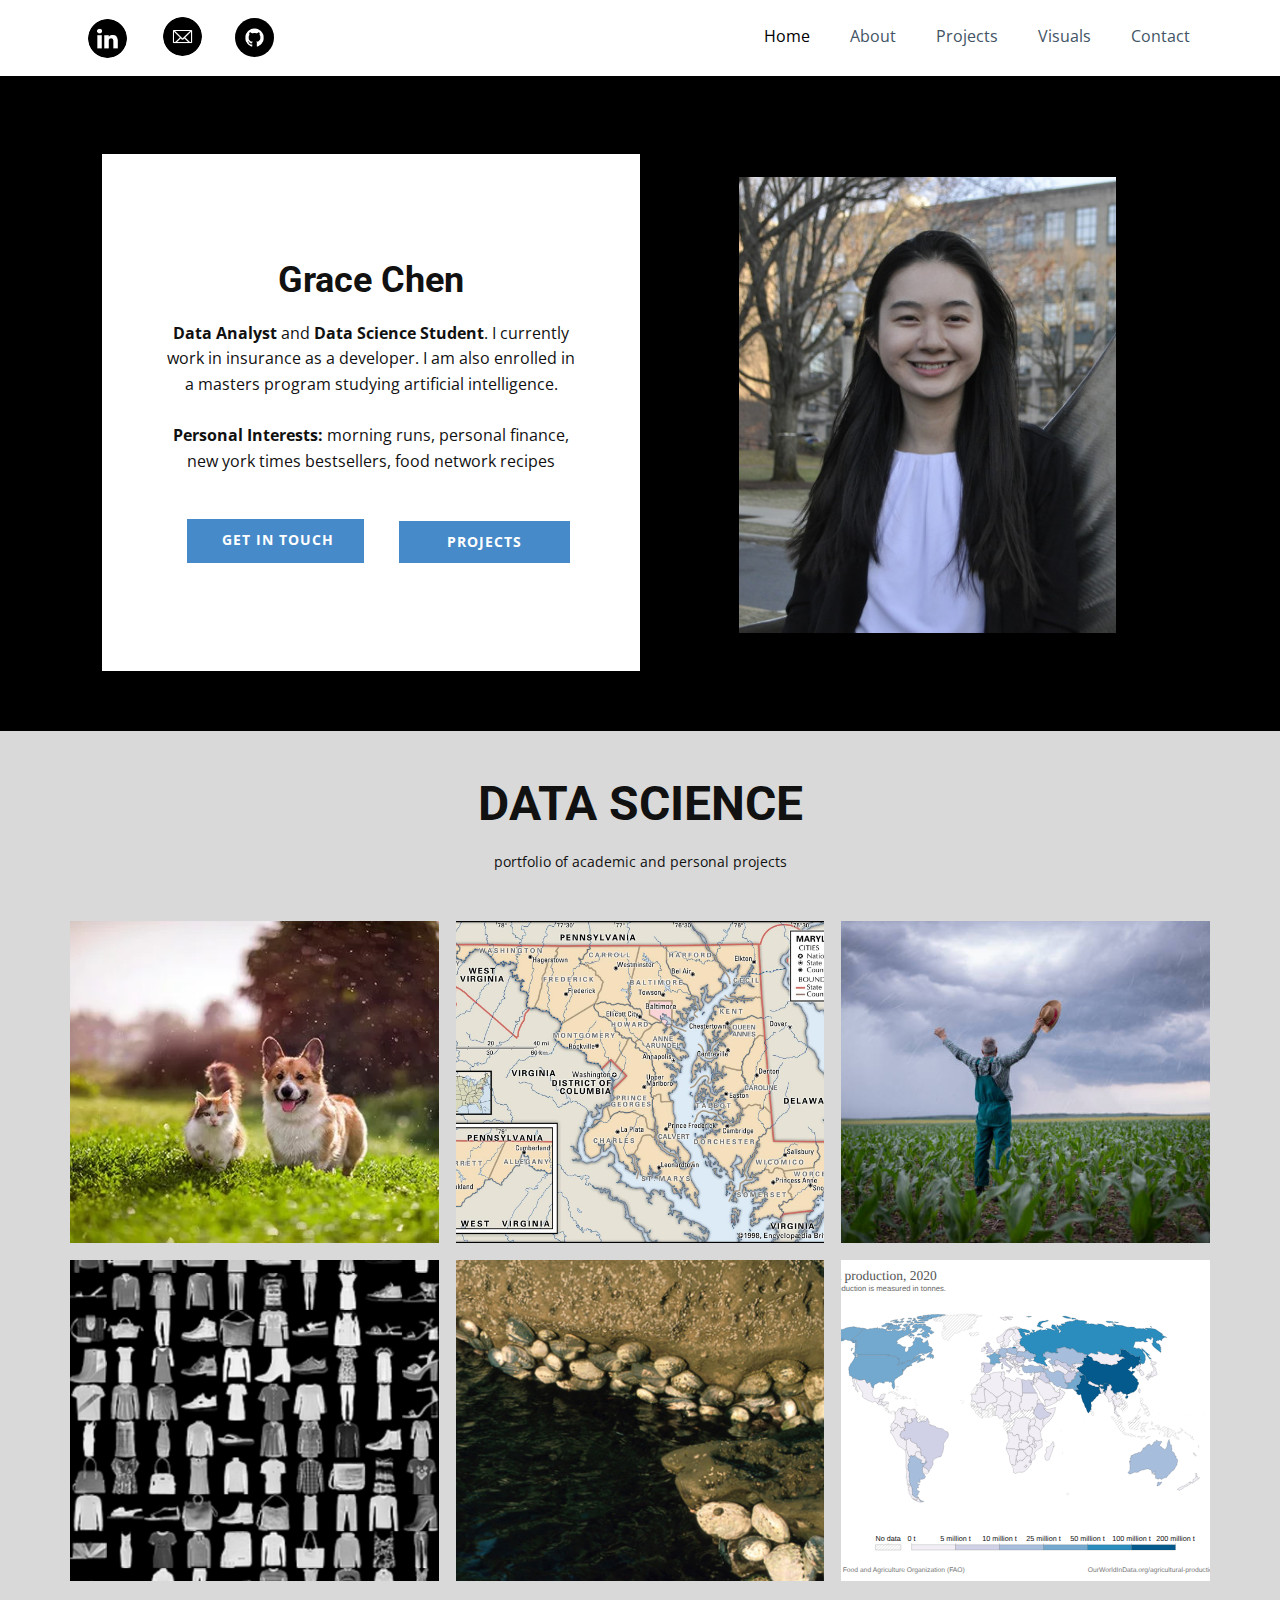
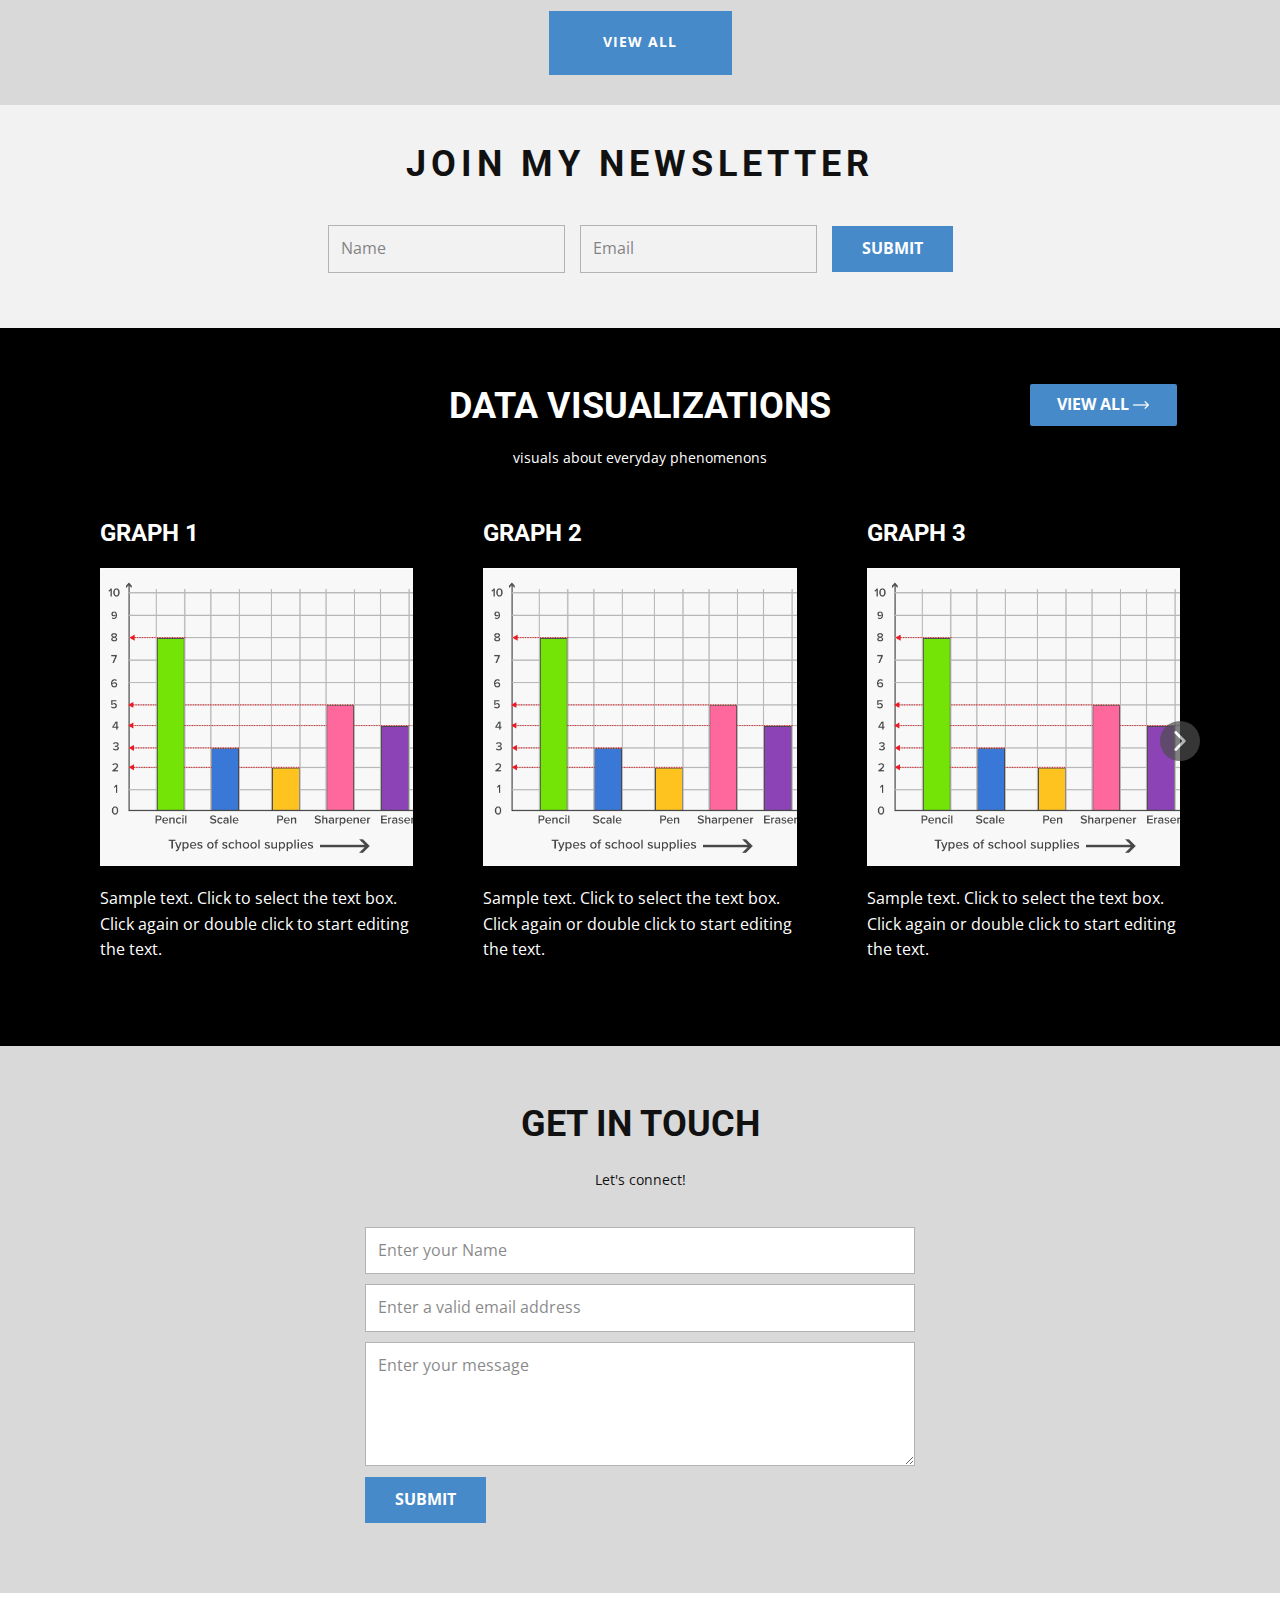
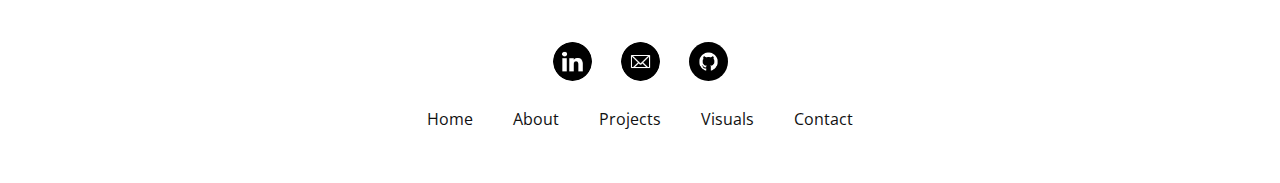
<file: index.html>
<!DOCTYPE html>
<html style="font-size: 16px;" lang="en"><head>
    <meta name="viewport" content="width=device-width, initial-scale=1.0">
    <meta charset="utf-8">
    <meta name="keywords" content="p​ortfolio, design, contact us, INTUITIVE">
    <meta name="description" content="">
    <title>Home</title>
    <link rel="stylesheet" href="nicepage.css" media="screen">
<link rel="stylesheet" href="Home.css" media="screen">
    <script class="u-script" type="text/javascript" src="jquery.js" defer=""></script>
    <script class="u-script" type="text/javascript" src="nicepage.js" defer=""></script>
    <meta name="generator" content="Nicepage 5.0.7, nicepage.com">
    <meta name="referrer" content="origin">
    <link id="u-theme-google-font" rel="stylesheet" href="https://fonts.googleapis.com/css?family=Roboto:100,100i,300,300i,400,400i,500,500i,700,700i,900,900i|Open+Sans:300,300i,400,400i,500,500i,600,600i,700,700i,800,800i">
    
    
    
    
    
    
    <script type="application/ld+json">{
		"@context": "http://schema.org",
		"@type": "Organization",
		"name": ""
}</script>
    <meta name="theme-color" content="#478ac9">
    <meta property="og:title" content="Home">
    <meta property="og:type" content="website">
  </head>
  <body data-home-page="Home.html" data-home-page-title="Home" class="u-body u-xl-mode" data-lang="en"><header class="u-clearfix u-header u-header" id="sec-818a"><div class="u-clearfix u-sheet u-sheet-1">
        <nav class="u-menu u-menu-one-level u-offcanvas u-menu-1">
          <div class="menu-collapse" style="font-size: 1rem; letter-spacing: 0px;">
            <a class="u-button-style u-custom-left-right-menu-spacing u-custom-padding-bottom u-custom-text-active-color u-custom-text-color u-custom-text-hover-color u-custom-top-bottom-menu-spacing u-nav-link u-text-active-palette-1-base u-text-hover-palette-2-base" href="#">
              <svg class="u-svg-link" viewBox="0 0 24 24"><use xmlns:xlink="http://www.w3.org/1999/xlink" xlink:href="#menu-hamburger"></use></svg>
              <svg class="u-svg-content" version="1.1" id="menu-hamburger" viewBox="0 0 16 16" x="0px" y="0px" xmlns:xlink="http://www.w3.org/1999/xlink" xmlns="http://www.w3.org/2000/svg"><g><rect y="1" width="16" height="2"></rect><rect y="7" width="16" height="2"></rect><rect y="13" width="16" height="2"></rect>
</g></svg>
            </a>
          </div>
          <div class="u-custom-menu u-nav-container">
            <ul class="u-nav u-unstyled u-nav-1"><li class="u-nav-item"><a class="u-button-style u-nav-link u-text-active-black u-text-hover-palette-1-dark-1 u-text-palette-1-dark-2" href="Home.html" style="padding: 10px 20px;">Home</a>
</li><li class="u-nav-item"><a class="u-button-style u-nav-link u-text-active-black u-text-hover-palette-1-dark-1 u-text-palette-1-dark-2" href="About.html" style="padding: 10px 20px;">About</a>
</li><li class="u-nav-item"><a class="u-button-style u-nav-link u-text-active-black u-text-hover-palette-1-dark-1 u-text-palette-1-dark-2" href="Projects.html" style="padding: 10px 20px;">Projects</a>
</li><li class="u-nav-item"><a class="u-button-style u-nav-link u-text-active-black u-text-hover-palette-1-dark-1 u-text-palette-1-dark-2" href="Visuals.html" style="padding: 10px 20px;">Visuals</a>
</li><li class="u-nav-item"><a class="u-button-style u-nav-link u-text-active-black u-text-hover-palette-1-dark-1 u-text-palette-1-dark-2" href="Contact.html" style="padding: 10px 20px;">Contact</a>
</li></ul>
          </div>
          <div class="u-custom-menu u-nav-container-collapse">
            <div class="u-black u-container-style u-inner-container-layout u-opacity u-opacity-95 u-sidenav">
              <div class="u-inner-container-layout u-sidenav-overflow">
                <div class="u-menu-close"></div>
                <ul class="u-align-center u-nav u-popupmenu-items u-unstyled u-nav-2"><li class="u-nav-item"><a class="u-button-style u-nav-link" href="Home.html">Home</a>
</li><li class="u-nav-item"><a class="u-button-style u-nav-link" href="About.html">About</a>
</li><li class="u-nav-item"><a class="u-button-style u-nav-link" href="Projects.html">Projects</a>
</li><li class="u-nav-item"><a class="u-button-style u-nav-link" href="Visuals.html">Visuals</a>
</li><li class="u-nav-item"><a class="u-button-style u-nav-link" href="Contact.html">Contact</a>
</li></ul>
              </div>
            </div>
            <div class="u-black u-menu-overlay u-opacity u-opacity-70"></div>
          </div>
        </nav>
        <img class="u-image u-image-circle u-preserve-proportions u-image-1" src="images/b51b78ecc9e5711274931774e433b5e6.png" alt="" data-image-width="1000" data-image-height="1000" data-href="https://github.com/grchen99" data-target="_blank">
        <img class="u-image u-image-circle u-image-contain u-preserve-proportions u-image-2" src="images/b51b78ecc9e5711274931774e433b5e61.png" alt="" data-image-width="512" data-image-height="512" data-href="mailto: grchen99@gmail.com" data-target="_blank">
        <img class="u-image u-image-circle u-image-contain u-preserve-proportions u-image-3" src="images/new-linkedin-logo-white-black-png1.png" alt="" data-image-width="512" data-image-height="512" data-href="https://www.linkedin.com/in/gracechenn/" data-target="_blank">
      </div></header>
    <section class="u-black u-clearfix u-section-1" id="sec-3273">
      <div class="u-clearfix u-sheet u-sheet-1">
        <div class="u-clearfix u-gutter-0 u-layout-wrap u-layout-wrap-1">
          <div class="u-layout" style="">
            <div class="u-layout-row" style="">
              <div class="u-align-center u-container-style u-layout-cell u-left-cell u-size-30 u-size-xs-60 u-white u-layout-cell-1" src="">
                <div class="u-container-layout u-container-layout-1">
                  <h2 class="u-text u-text-1">Grace Chen</h2>
                  <p class="u-text u-text-2">
                    <span style="font-weight: 700;"> Data Analyst</span> and <span style="font-weight: 700;">Data Science Student</span>. I currently work in insurance as a developer. I am also enrolled in a masters program studying artificial intelligence.<br>
                    <br>
                    <span style="font-weight: 700;">Personal Interests:</span> morning runs, personal finance, new york times bestsellers, food network recipes<br>
                  </p>
                  <a href="Contact.html" class="u-active-none u-border-none u-btn u-button-style u-hover-palette-5-dark-2 u-palette-1-base u-text-body-alt-color u-btn-1"><span class="u-icon"></span>&nbsp;GET IN TOUCH
                  </a>
                  <a href="Projects.html" class="u-active-none u-border-none u-btn u-button-style u-hover-palette-5-dark-2 u-palette-1-base u-text-body-alt-color u-btn-2">PROJECTS</a>
                </div>
              </div>
              <div class="u-align-center u-container-style u-layout-cell u-right-cell u-size-30 u-size-xs-60 u-layout-cell-2" src="">
                <div class="u-container-layout u-container-layout-2" src="">
                  <img class="u-image u-image-1" src="images/GraceChen.jpeg" data-image-width="500" data-image-height="500">
                </div>
              </div>
            </div>
          </div>
        </div>
      </div>
    </section>
    <section class="u-align-center u-clearfix u-grey-15 u-section-2" id="carousel_1b0a">
      <div class="u-clearfix u-sheet u-sheet-1">
        <h2 class="u-text u-text-1"> DATA SCIENCE<br>
        </h2>
        <p class="u-small-text u-text u-text-default u-text-variant u-text-2">portfolio of academic and personal projects</p>
        <div class="u-expanded-width u-gallery u-layout-grid u-lightbox u-show-text-on-hover u-gallery-1">
          <div class="u-gallery-inner u-gallery-inner-1">
            <div class="u-effect-fade u-effect-hover-zoom u-gallery-item" data-href="Projects.html" title="Projects">
              <div class="u-back-slide" data-image-width="500" data-image-height="360">
                <img class="u-back-image u-expanded" src="images/dog-facts-cat-facts.webp">
              </div>
              <div class="u-over-slide u-shading u-over-slide-1">
                <h3 class="u-gallery-heading"></h3>
                <p class="u-gallery-text"></p>
              </div>
            </div>
            <div class="u-effect-fade u-effect-hover-zoom u-gallery-item u-gallery-item-2" data-href="Projects.html" title="Projects">
              <div class="u-back-slide" data-image-width="1600" data-image-height="1118">
                <img class="u-back-image u-expanded" src="images/MD-county.jpeg">
              </div>
              <div class="u-over-slide u-shading u-over-slide-2">
                <h3 class="u-gallery-heading"></h3>
                <p class="u-gallery-text"></p>
              </div>
            </div>
            <div class="u-effect-fade u-effect-hover-zoom u-gallery-item" data-image-width="612" data-image-height="408">
              <div class="u-back-slide">
                <img class="u-back-image u-expanded" src="images/istockphoto-1253227595-612x612.jpeg">
              </div>
              <div class="u-over-slide u-shading u-over-slide-3">
                <h3 class="u-gallery-heading"></h3>
                <p class="u-gallery-text"></p>
              </div>
            </div>
            <div class="u-effect-fade u-effect-hover-zoom u-gallery-item u-gallery-item-4" data-href="Projects.html" title="Projects">
              <div class="u-back-slide" data-image-width="1600" data-image-height="1600">
                <img class="u-back-image u-expanded" src="images/out.jpeg">
              </div>
              <div class="u-over-slide u-shading u-over-slide-4">
                <h3 class="u-gallery-heading"></h3>
                <p class="u-gallery-text"></p>
              </div>
            </div>
            <div class="u-effect-fade u-effect-hover-zoom u-gallery-item" data-href="Projects.html" title="Projects">
              <div class="u-back-slide" data-image-width="570" data-image-height="330">
                <img class="u-back-image u-expanded" src="images/BlackAbalone_GlennAllen_NOAA.jpeg">
              </div>
              <div class="u-over-slide u-shading u-over-slide-5">
                <h3 class="u-gallery-heading"></h3>
                <p class="u-gallery-text"></p>
              </div>
            </div>
            <div class="u-effect-fade u-effect-hover-zoom u-gallery-item" data-href="Projects.html" title="Projects">
              <div class="u-back-slide" data-image-width="850" data-image-height="600">
                <img class="u-back-image u-expanded" src="images/wheat-production.svg">
              </div>
              <div class="u-over-slide u-shading u-over-slide-6">
                <h3 class="u-gallery-heading"></h3>
                <p class="u-gallery-text"></p>
              </div>
            </div>
          </div>
        </div>
        <a href="Projects.html" class="u-align-center u-border-none u-btn u-button-style u-hover-palette-5-dark-2 u-palette-1-base u-btn-1">VIEW ALL</a>
      </div>
    </section>
    <section class="u-align-center u-clearfix u-grey-5 u-section-3" id="sec-ca15">
      <div class="u-clearfix u-sheet u-valign-middle u-sheet-1">
        <h2 class="u-text u-text-default u-text-1">join my newsletter</h2>
        <div class="u-form u-form-1">
          <form action="https://forms.nicepagesrv.com/Form/Process" class="u-clearfix u-form-horizontal u-form-spacing-15 u-inner-form" style="padding: 15px;" source="email">
            <div class="u-form-group u-form-name u-label-none">
              <label for="name-ef64" class="u-label">Name</label>
              <input type="text" placeholder="Name" id="name-ef64" name="name" class="u-border-1 u-border-grey-30 u-input u-input-rectangle" required="">
            </div>
            <div class="u-form-email u-form-group u-label-none">
              <label for="email-ef64" class="u-label">Email</label>
              <input type="email" placeholder="Email" id="email-ef64" name="email" class="u-border-1 u-border-grey-30 u-input u-input-rectangle" required="">
            </div>
            <div class="u-form-group u-form-submit">
              <a href="#" class="u-border-none u-btn u-btn-submit u-button-style u-hover-palette-5-dark-2 u-palette-1-base u-btn-1">SUBMIT</a>
              <input type="submit" value="submit" class="u-form-control-hidden">
            </div>
            <div class="u-form-send-message u-form-send-success">#FormSendSuccess</div>
            <div class="u-form-send-error u-form-send-message">#FormSendError</div>
            <input type="hidden" value="" name="recaptchaResponse">
            <input type="hidden" name="formServices" value="b003558cd169cad5e85576912c5d4e5e">
          </form>
        </div>
      </div>
    </section>
    <section class="u-align-center u-black u-clearfix u-section-4" id="sec-8e33">
      <div class="u-clearfix u-sheet u-sheet-1">
        <a href="https://nicepage.com/wordpress-website-builder" class="u-border-none u-btn u-btn-round u-button-style u-hover-palette-5-dark-2 u-palette-1-base u-radius-2 u-text-body-alt-color u-btn-1">VIEW ALL&nbsp;<span class="u-file-icon u-icon u-text-white"><img src="images/545682-e3dab56f.png" alt=""></span>
        </a>
        <h2 class="u-text u-text-default u-text-1">DATA VISUALIZATIONS</h2>
        <p class="u-small-text u-text u-text-default u-text-variant u-text-2">visuals about everyday phenomenons</p>
        <div class="u-expanded-width u-layout-horizontal u-list u-list-1">
          <div class="u-repeater u-repeater-1">
            <div class="u-align-left u-container-style u-list-item u-repeater-item">
              <div class="u-container-layout u-similar-container u-container-layout-1">
                <h4 class="u-text u-text-3">GRAPH 1</h4>
                <img class="u-expanded-width u-image u-image-default u-image-1" alt="" data-image-width="680" data-image-height="492" src="images/graphs-3-01.webp" data-href="Visuals.html" title="Visuals">
                <p class="u-text u-text-4">Sample text. Click to select the text box. Click again or double click to start editing the text.</p>
              </div>
            </div>
            <div class="u-align-left u-container-style u-list-item u-repeater-item">
              <div class="u-container-layout u-similar-container u-container-layout-2">
                <h4 class="u-text u-text-5">GRAPH 2</h4>
                <img class="u-expanded-width u-image u-image-default u-image-2" alt="" data-image-width="680" data-image-height="492" src="images/graphs-3-01.webp" data-href="Visuals.html" title="Visuals">
                <p class="u-text u-text-6">Sample text. Click to select the text box. Click again or double click to start editing the text.</p>
              </div>
            </div>
            <div class="u-align-left u-container-style u-list-item u-repeater-item">
              <div class="u-container-layout u-similar-container u-container-layout-3">
                <h4 class="u-text u-text-7">GRAPH 3</h4>
                <img class="u-expanded-width u-image u-image-default u-image-3" alt="" data-image-width="680" data-image-height="492" src="images/graphs-3-01.webp" data-href="Visuals.html" title="Visuals">
                <p class="u-text u-text-8">Sample text. Click to select the text box. Click again or double click to start editing the text.</p>
              </div>
            </div>
            <div class="u-align-left u-container-style u-list-item u-repeater-item">
              <div class="u-container-layout u-similar-container u-container-layout-4">
                <h4 class="u-text u-text-9">GRAPH 4</h4>
                <img class="u-expanded-width u-image u-image-default u-image-4" alt="" data-image-width="680" data-image-height="492" src="images/graphs-3-01.webp">
                <p class="u-text u-text-10">Sample text. Click to select the text box. Click again or double click to start editing the text.</p>
              </div>
            </div>
          </div>
          <a class="u-absolute-vcenter u-gallery-nav u-gallery-nav-prev u-grey-70 u-icon-circle u-opacity u-opacity-70 u-spacing-10 u-text-white u-gallery-nav-1" href="#" role="button">
            <span aria-hidden="true">
              <svg viewBox="0 0 451.847 451.847"><path d="M97.141,225.92c0-8.095,3.091-16.192,9.259-22.366L300.689,9.27c12.359-12.359,32.397-12.359,44.751,0
c12.354,12.354,12.354,32.388,0,44.748L173.525,225.92l171.903,171.909c12.354,12.354,12.354,32.391,0,44.744
c-12.354,12.365-32.386,12.365-44.745,0l-194.29-194.281C100.226,242.115,97.141,234.018,97.141,225.92z"></path></svg>
            </span>
            <span class="sr-only">
              <svg viewBox="0 0 451.847 451.847"><path d="M97.141,225.92c0-8.095,3.091-16.192,9.259-22.366L300.689,9.27c12.359-12.359,32.397-12.359,44.751,0
c12.354,12.354,12.354,32.388,0,44.748L173.525,225.92l171.903,171.909c12.354,12.354,12.354,32.391,0,44.744
c-12.354,12.365-32.386,12.365-44.745,0l-194.29-194.281C100.226,242.115,97.141,234.018,97.141,225.92z"></path></svg>
            </span>
          </a>
          <a class="u-absolute-vcenter u-gallery-nav u-gallery-nav-next u-grey-70 u-icon-circle u-opacity u-opacity-70 u-spacing-10 u-text-white u-gallery-nav-2" href="#" role="button">
            <span aria-hidden="true">
              <svg viewBox="0 0 451.846 451.847"><path d="M345.441,248.292L151.154,442.573c-12.359,12.365-32.397,12.365-44.75,0c-12.354-12.354-12.354-32.391,0-44.744
L278.318,225.92L106.409,54.017c-12.354-12.359-12.354-32.394,0-44.748c12.354-12.359,32.391-12.359,44.75,0l194.287,194.284
c6.177,6.18,9.262,14.271,9.262,22.366C354.708,234.018,351.617,242.115,345.441,248.292z"></path></svg>
            </span>
            <span class="sr-only">
              <svg viewBox="0 0 451.846 451.847"><path d="M345.441,248.292L151.154,442.573c-12.359,12.365-32.397,12.365-44.75,0c-12.354-12.354-12.354-32.391,0-44.744
L278.318,225.92L106.409,54.017c-12.354-12.359-12.354-32.394,0-44.748c12.354-12.359,32.391-12.359,44.75,0l194.287,194.284
c6.177,6.18,9.262,14.271,9.262,22.366C354.708,234.018,351.617,242.115,345.441,248.292z"></path></svg>
            </span>
          </a>
        </div>
      </div>
    </section>
    <section class="u-align-center u-clearfix u-grey-15 u-section-5" id="sec-9ccc">
      <div class="u-clearfix u-sheet u-valign-middle u-sheet-1">
        <h2 class="u-text u-text-default u-text-1">GET IN TOUCH</h2>
        <p class="u-small-text u-text u-text-default u-text-variant u-text-2">Let's connect!</p>
        <div class="u-form u-form-1">
          <form action="https://forms.nicepagesrv.com/Form/Process" class="u-clearfix u-form-spacing-10 u-form-vertical u-inner-form" style="padding: 10px" source="email" name="form">
            <div class="u-form-group u-form-name u-label-none">
              <label for="name-3b9a" class="u-label">Name</label>
              <input type="text" placeholder="Enter your Name" id="name-3b9a" name="name" class="u-border-1 u-border-grey-30 u-input u-input-rectangle u-white" required="">
            </div>
            <div class="u-form-email u-form-group u-label-none">
              <label for="email-3b9a" class="u-label">Email</label>
              <input type="email" placeholder="Enter a valid email address" id="email-3b9a" name="email" class="u-border-1 u-border-grey-30 u-input u-input-rectangle u-white" required="">
            </div>
            <div class="u-form-group u-form-message u-label-none">
              <label for="message-3b9a" class="u-label">Message</label>
              <textarea placeholder="Enter your message" rows="4" cols="50" id="message-3b9a" name="message" class="u-border-1 u-border-grey-30 u-input u-input-rectangle u-white" required=""></textarea>
            </div>
            <div class="u-align-left u-form-group u-form-submit">
              <a href="#" class="u-border-none u-btn u-btn-submit u-button-style u-hover-palette-5-dark-2 u-palette-1-base u-btn-1">SUBMIT</a>
              <input type="submit" value="submit" class="u-form-control-hidden">
            </div>
            <div class="u-form-send-message u-form-send-success"> Thank you! Your message has been sent. </div>
            <div class="u-form-send-error u-form-send-message"> Unable to send your message. Please fix errors then try again. </div>
            <input type="hidden" value="" name="recaptchaResponse">
            <input type="hidden" name="formServices" value="b003558cd169cad5e85576912c5d4e5e">
          </form>
        </div>
      </div>
    </section>
    
    
    <footer class="u-align-center u-clearfix u-footer u-white u-footer" id="sec-1e18"><div class="u-clearfix u-sheet u-sheet-1">
        <img class="u-image u-image-circle u-preserve-proportions u-image-1" src="images/b51b78ecc9e5711274931774e433b5e6.png" alt="" data-image-width="1000" data-image-height="1000" data-href="https://github.com/grchen99" data-target="_blank">
        <img class="u-image u-image-circle u-image-contain u-preserve-proportions u-image-2" src="images/b51b78ecc9e5711274931774e433b5e61.png" alt="" data-image-width="512" data-image-height="512" data-href="mailto:grchen99@gmail.com" data-target="_blank">
        <img class="u-image u-image-circle u-image-contain u-preserve-proportions u-image-3" src="images/new-linkedin-logo-white-black-png1.png" alt="" data-image-width="512" data-image-height="512" data-href="https://www.linkedin.com/in/gracechenn/" data-target="_blank">
        <nav class="u-menu u-menu-one-level u-offcanvas u-menu-1">
          <div class="menu-collapse">
            <a class="u-button-style u-nav-link" href="#">
              <svg class="u-svg-link" viewBox="0 0 24 24"><use xmlns:xlink="http://www.w3.org/1999/xlink" xlink:href="#svg-ebf2"></use></svg>
              <svg class="u-svg-content" version="1.1" id="svg-ebf2" viewBox="0 0 16 16" x="0px" y="0px" xmlns:xlink="http://www.w3.org/1999/xlink" xmlns="http://www.w3.org/2000/svg"><g><rect y="1" width="16" height="2"></rect><rect y="7" width="16" height="2"></rect><rect y="13" width="16" height="2"></rect>
</g></svg>
            </a>
          </div>
          <div class="u-custom-menu u-nav-container">
            <ul class="u-nav u-unstyled"><li class="u-nav-item"><a class="u-button-style u-nav-link" href="Home.html">Home</a>
</li><li class="u-nav-item"><a class="u-button-style u-nav-link" href="About.html">About</a>
</li><li class="u-nav-item"><a class="u-button-style u-nav-link" href="Projects.html">Projects</a>
</li><li class="u-nav-item"><a class="u-button-style u-nav-link" href="Visuals.html">Visuals</a>
</li><li class="u-nav-item"><a class="u-button-style u-nav-link" href="Contact.html">Contact</a>
</li></ul>
          </div>
          <div class="u-custom-menu u-nav-container-collapse">
            <div class="u-black u-container-style u-inner-container-layout u-opacity u-opacity-95 u-sidenav">
              <div class="u-inner-container-layout u-sidenav-overflow">
                <div class="u-menu-close"></div>
                <ul class="u-align-center u-nav u-popupmenu-items u-unstyled u-nav-2"><li class="u-nav-item"><a class="u-button-style u-nav-link" href="Home.html">Home</a>
</li><li class="u-nav-item"><a class="u-button-style u-nav-link" href="About.html">About</a>
</li><li class="u-nav-item"><a class="u-button-style u-nav-link" href="Projects.html">Projects</a>
</li><li class="u-nav-item"><a class="u-button-style u-nav-link" href="Visuals.html">Visuals</a>
</li><li class="u-nav-item"><a class="u-button-style u-nav-link" href="Contact.html">Contact</a>
</li></ul>
              </div>
            </div>
            <div class="u-black u-menu-overlay u-opacity u-opacity-70"></div>
          </div>
        </nav>
      </div></footer>
  
</body></html>
</file>
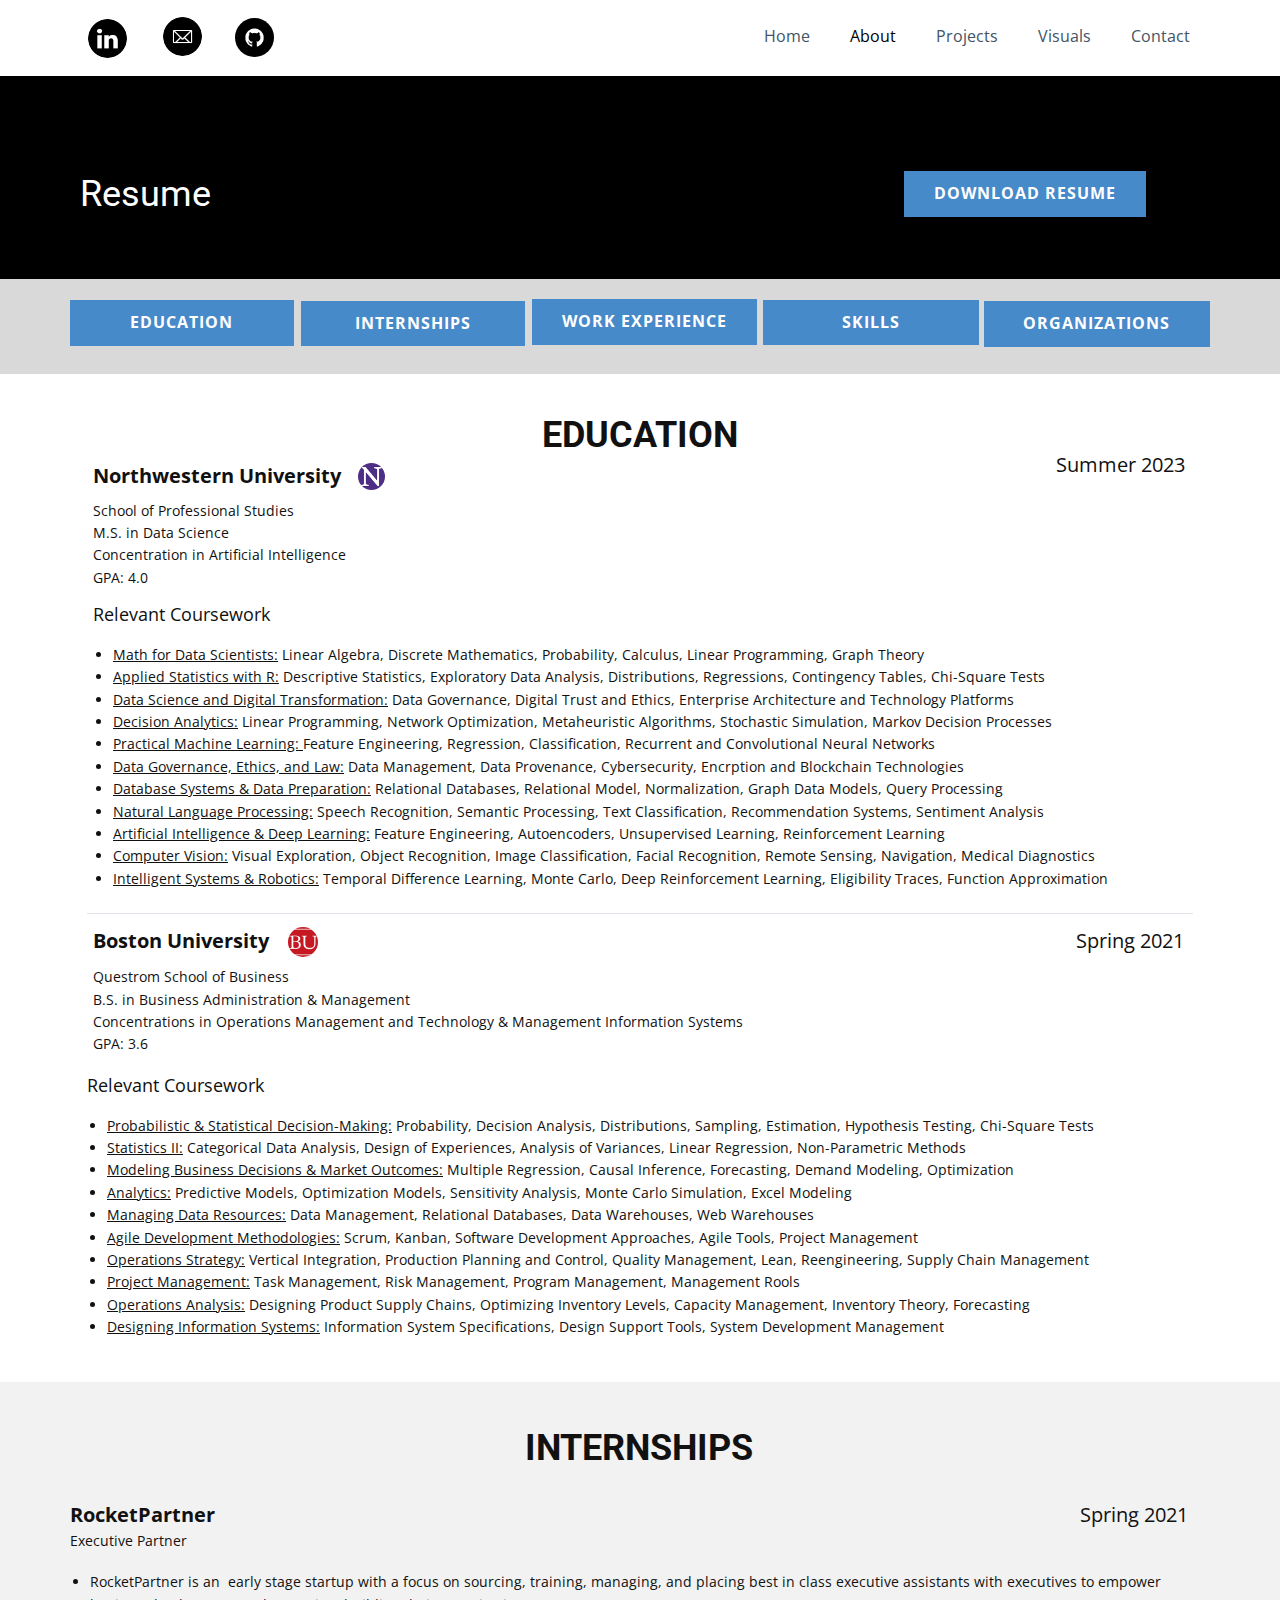
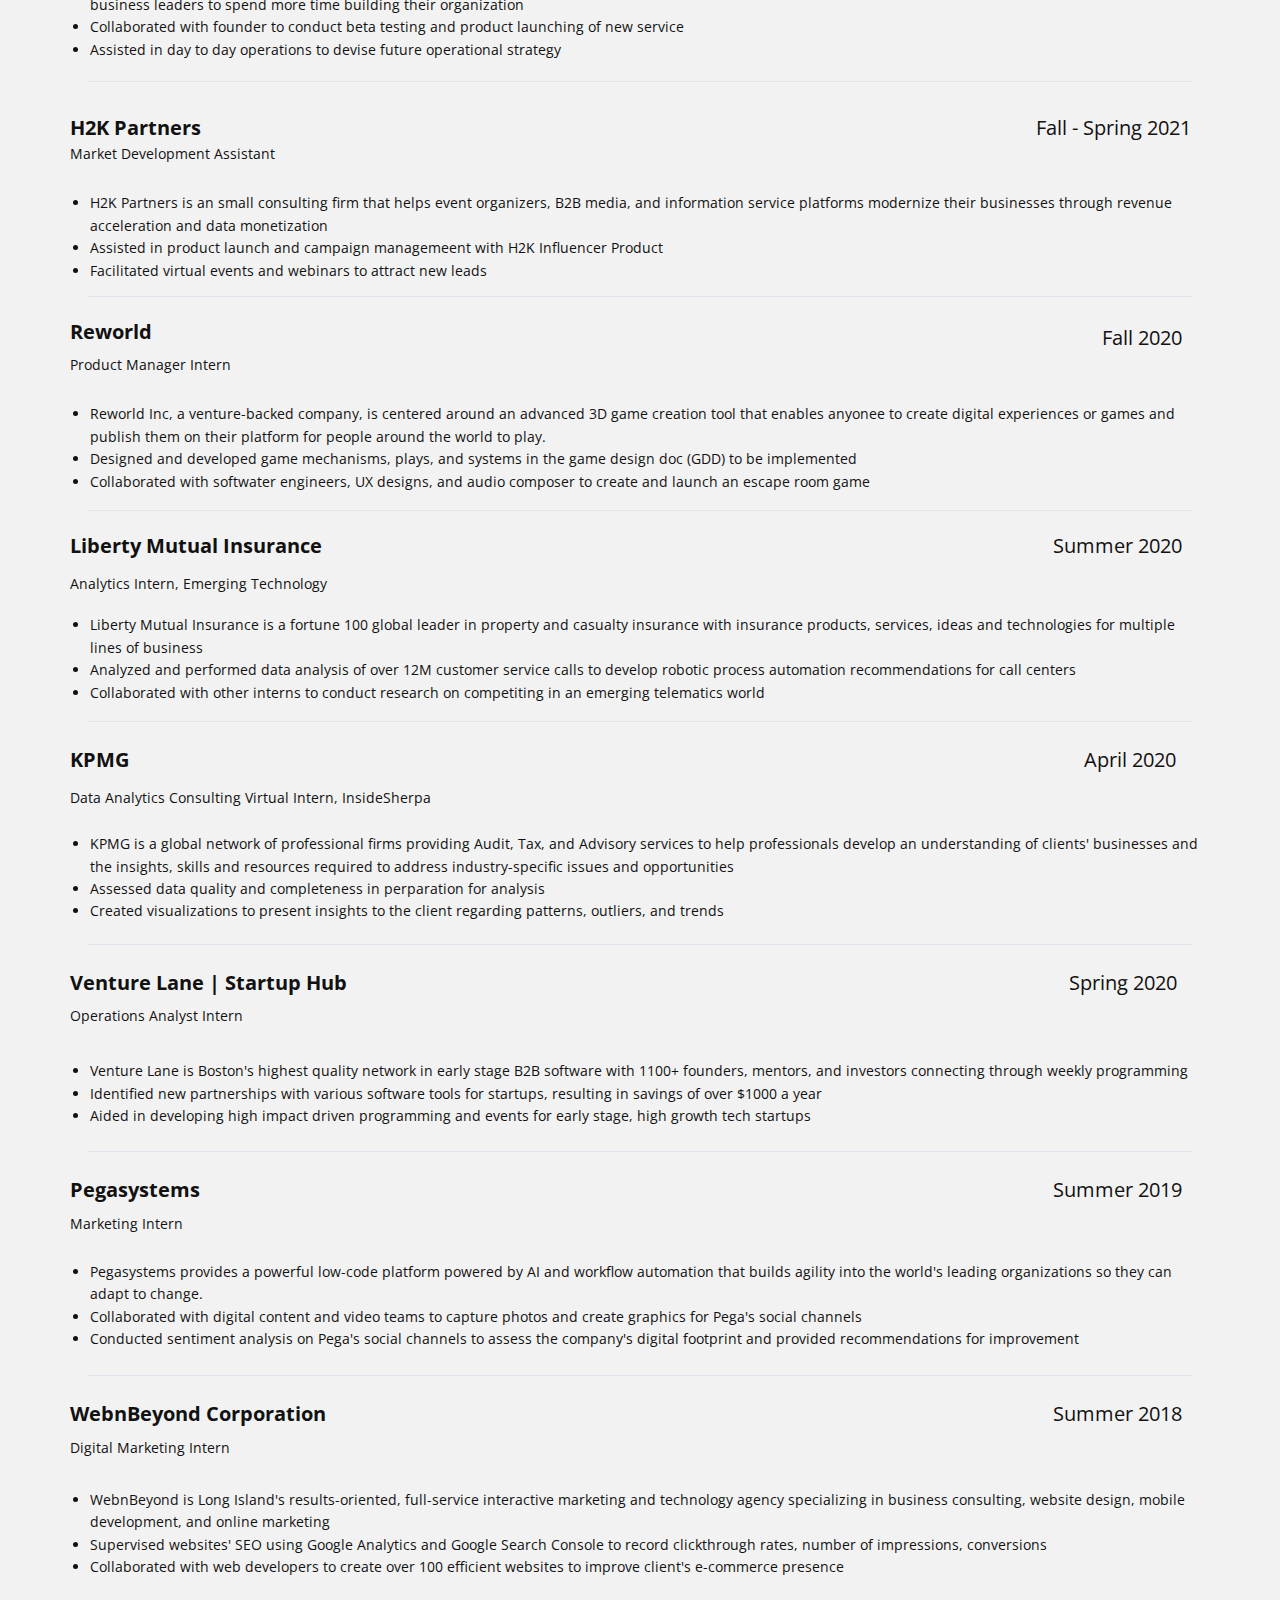
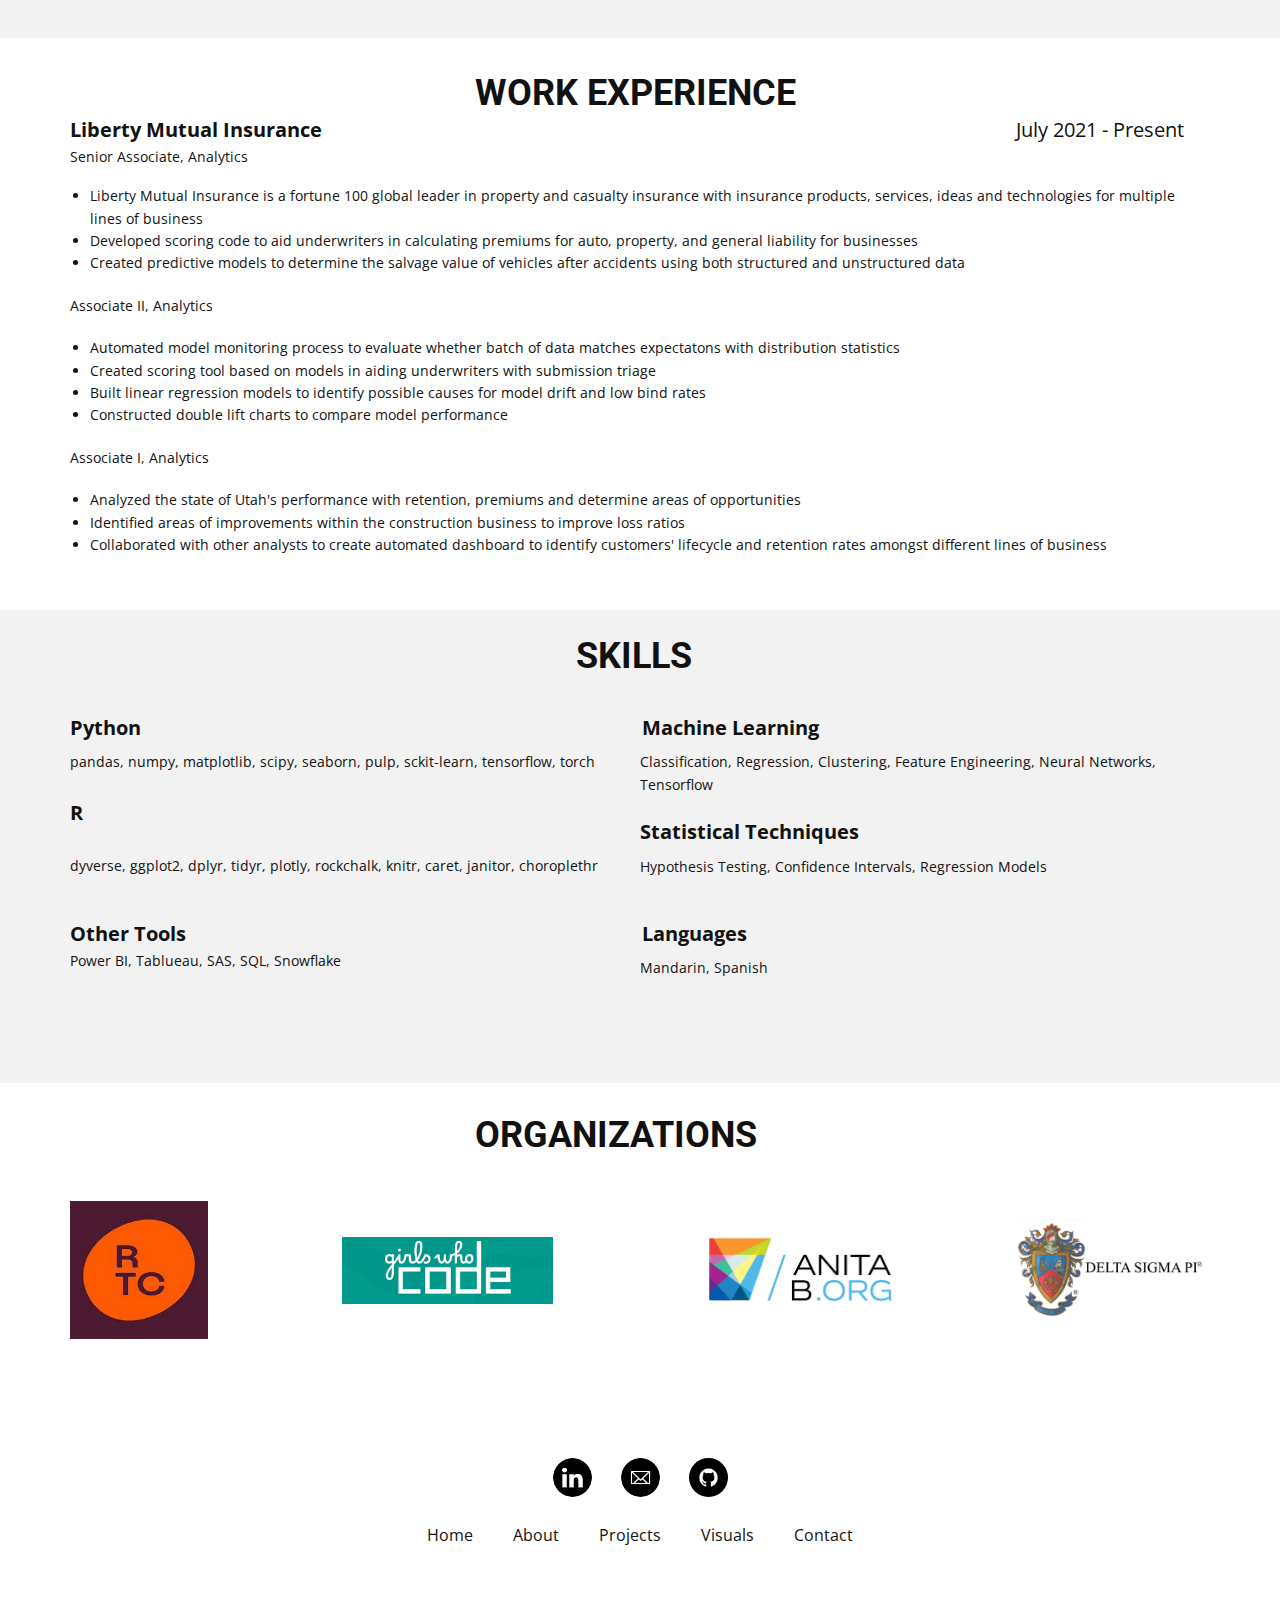
<file: about.html>
<!DOCTYPE html>
<html style="font-size: 16px;" lang="en"><head>
    <meta name="viewport" content="width=device-width, initial-scale=1.0">
    <meta charset="utf-8">
    <meta name="keywords" content="When it absolutely, positively has to be readability in your designs, ​I’m Linda Larson, a twenty-nine-year-old UI/UX designer from Los Angeles, CA">
    <meta name="description" content="">
    <title>About</title>
    <link rel="stylesheet" href="nicepage.css" media="screen">
<link rel="stylesheet" href="About.css" media="screen">
    <script class="u-script" type="text/javascript" src="jquery.js" defer=""></script>
    <script class="u-script" type="text/javascript" src="nicepage.js" defer=""></script>
    <meta name="generator" content="Nicepage 5.0.7, nicepage.com">
    <link id="u-theme-google-font" rel="stylesheet" href="https://fonts.googleapis.com/css?family=Roboto:100,100i,300,300i,400,400i,500,500i,700,700i,900,900i|Open+Sans:300,300i,400,400i,500,500i,600,600i,700,700i,800,800i">
    
    
    
    
    
    
    
    
    <script type="application/ld+json">{
		"@context": "http://schema.org",
		"@type": "Organization",
		"name": ""
}</script>
    <meta name="theme-color" content="#478ac9">
    <meta property="og:title" content="About">
    <meta property="og:type" content="website">
  </head>
  <body class="u-body u-xl-mode" data-lang="en"><header class="u-clearfix u-header u-header" id="sec-818a"><div class="u-clearfix u-sheet u-sheet-1">
        <nav class="u-menu u-menu-one-level u-offcanvas u-menu-1">
          <div class="menu-collapse" style="font-size: 1rem; letter-spacing: 0px;">
            <a class="u-button-style u-custom-left-right-menu-spacing u-custom-padding-bottom u-custom-text-active-color u-custom-text-color u-custom-text-hover-color u-custom-top-bottom-menu-spacing u-nav-link u-text-active-palette-1-base u-text-hover-palette-2-base" href="#">
              <svg class="u-svg-link" viewBox="0 0 24 24"><use xmlns:xlink="http://www.w3.org/1999/xlink" xlink:href="#menu-hamburger"></use></svg>
              <svg class="u-svg-content" version="1.1" id="menu-hamburger" viewBox="0 0 16 16" x="0px" y="0px" xmlns:xlink="http://www.w3.org/1999/xlink" xmlns="http://www.w3.org/2000/svg"><g><rect y="1" width="16" height="2"></rect><rect y="7" width="16" height="2"></rect><rect y="13" width="16" height="2"></rect>
</g></svg>
            </a>
          </div>
          <div class="u-custom-menu u-nav-container">
            <ul class="u-nav u-unstyled u-nav-1"><li class="u-nav-item"><a class="u-button-style u-nav-link u-text-active-black u-text-hover-palette-1-dark-1 u-text-palette-1-dark-2" href="Home.html" style="padding: 10px 20px;">Home</a>
</li><li class="u-nav-item"><a class="u-button-style u-nav-link u-text-active-black u-text-hover-palette-1-dark-1 u-text-palette-1-dark-2" href="About.html" style="padding: 10px 20px;">About</a>
</li><li class="u-nav-item"><a class="u-button-style u-nav-link u-text-active-black u-text-hover-palette-1-dark-1 u-text-palette-1-dark-2" href="Projects.html" style="padding: 10px 20px;">Projects</a>
</li><li class="u-nav-item"><a class="u-button-style u-nav-link u-text-active-black u-text-hover-palette-1-dark-1 u-text-palette-1-dark-2" href="Visuals.html" style="padding: 10px 20px;">Visuals</a>
</li><li class="u-nav-item"><a class="u-button-style u-nav-link u-text-active-black u-text-hover-palette-1-dark-1 u-text-palette-1-dark-2" href="Contact.html" style="padding: 10px 20px;">Contact</a>
</li></ul>
          </div>
          <div class="u-custom-menu u-nav-container-collapse">
            <div class="u-black u-container-style u-inner-container-layout u-opacity u-opacity-95 u-sidenav">
              <div class="u-inner-container-layout u-sidenav-overflow">
                <div class="u-menu-close"></div>
                <ul class="u-align-center u-nav u-popupmenu-items u-unstyled u-nav-2"><li class="u-nav-item"><a class="u-button-style u-nav-link" href="Home.html">Home</a>
</li><li class="u-nav-item"><a class="u-button-style u-nav-link" href="About.html">About</a>
</li><li class="u-nav-item"><a class="u-button-style u-nav-link" href="Projects.html">Projects</a>
</li><li class="u-nav-item"><a class="u-button-style u-nav-link" href="Visuals.html">Visuals</a>
</li><li class="u-nav-item"><a class="u-button-style u-nav-link" href="Contact.html">Contact</a>
</li></ul>
              </div>
            </div>
            <div class="u-black u-menu-overlay u-opacity u-opacity-70"></div>
          </div>
        </nav>
        <img class="u-image u-image-circle u-preserve-proportions u-image-1" src="images/b51b78ecc9e5711274931774e433b5e6.png" alt="" data-image-width="1000" data-image-height="1000" data-href="https://github.com/grchen99" data-target="_blank">
        <img class="u-image u-image-circle u-image-contain u-preserve-proportions u-image-2" src="images/b51b78ecc9e5711274931774e433b5e61.png" alt="" data-image-width="512" data-image-height="512" data-href="mailto: grchen99@gmail.com" data-target="_blank">
        <img class="u-image u-image-circle u-image-contain u-preserve-proportions u-image-3" src="images/new-linkedin-logo-white-black-png1.png" alt="" data-image-width="512" data-image-height="512" data-href="https://www.linkedin.com/in/gracechenn/" data-target="_blank">
      </div></header>
    <section class="u-align-center u-black u-clearfix u-section-1" id="sec-5e34">
      <div class="u-clearfix u-sheet u-sheet-1">
        <a href="files/GraceChenResume.pdf" class="u-btn u-button-style u-file-link u-hover-palette-1-dark-1 u-palette-1-base u-btn-1" target="_blank">download resume</a>
        <h2 class="u-text u-text-1">Resume</h2>
      </div>
    </section>
    <section class="u-clearfix u-grey-15 u-section-2" id="sec-674d">
      <div class="u-clearfix u-sheet u-sheet-1">
        <a href="About.html#sec-0c63" class="u-btn u-button-style u-hover-palette-1-dark-1 u-palette-1-base u-btn-1">work experience</a>
        <a href="About.html#sec-7233" class="u-btn u-button-style u-hover-palette-1-dark-1 u-palette-1-base u-btn-2">skills</a>
        <a href="About.html#sec-759b" class="u-btn u-button-style u-hover-palette-1-dark-1 u-palette-1-base u-btn-3">education</a>
        <a href="About.html#sec-1092" class="u-btn u-button-style u-hover-palette-1-dark-1 u-palette-1-base u-btn-4">internships</a>
        <a href="About.html#sec-1764" class="u-btn u-button-style u-hover-palette-1-dark-1 u-palette-1-base u-btn-5">organizations</a>
      </div>
    </section>
    <section class="u-clearfix u-section-3" id="sec-759b">
      <div class="u-clearfix u-sheet u-sheet-1">
        <h2 class="u-text u-text-1">EDUCATION</h2>
        <p class="u-large-text u-text u-text-variant u-text-2">Summer 2023</p>
        <p class="u-large-text u-text u-text-default u-text-variant u-text-3"> Northwestern University</p>
        <img class="u-image u-image-circle u-preserve-proportions u-image-1" src="images/northwestern-thumb.jpeg" alt="" data-image-width="200" data-image-height="200">
        <p class="u-small-text u-text u-text-variant u-text-4">School of Professional Studies<br>M.S. in Data Science<br>Concentration in Artificial Intelligence<br>GPA: 4.0
        </p>
        <p class="u-small-text u-text u-text-variant u-text-5">Relevant Coursework </p>
        <ul class="u-text u-text-6">
          <li>
            <span style="text-decoration: underline !important;">Math for Data Scientists:</span> Linear Algebra, Discrete Mathematics, Probability, Calculus, Linear Programming, Graph Theory
          </li>
          <li>
            <span style="text-decoration: underline !important;">Applied Statistics with R:</span> Descriptive Statistics, Exploratory Data Analysis, Distributions, Regressions, Contingency Tables, Chi-Square Tests
          </li>
          <li>
            <span style="text-decoration: underline !important;">Data Science and Digital Transformation:</span> Data Governance, Digital Trust and Ethics, Enterprise Architecture and Technology Platforms
          </li>
          <li>
            <span style="text-decoration: underline !important;">Decision Analytics:</span> Linear Programming, Network Optimization, Metaheuristic Algorithms, Stochastic Simulation, Markov Decision Processes
          </li>
          <li>
            <span style="text-decoration: underline !important;">Practical Machine Learning: </span>Feature Engineering, Regression, Classification, Recurrent and Convolutional Neural Networks
          </li>
          <li>
            <span style="text-decoration: underline !important;">Data Governance, Ethics, and Law:</span> Data Management, Data Provenance, Cybersecurity, Encrption and Blockchain Technologies
          </li>
          <li>
            <span style="text-decoration: underline !important;">Database Systems &amp; Data Preparation:</span> Relational Databases, Relational Model, Normalization, Graph Data Models, Query Processing
          </li>
          <li>
            <span style="text-decoration: underline !important;">Natural Language Processing:</span> Speech Recognition, Semantic Processing, Text Classification, Recommendation Systems, Sentiment Analysis
          </li>
          <li>
            <span style="text-decoration: underline !important;">Artificial Intelligence &amp; Deep Learning:</span> Feature Engineering, Autoencoders, Unsupervised Learning, Reinforcement Learning
          </li>
          <li>
            <span style="text-decoration: underline !important;">Computer Vision:</span> Visual Exploration, Object Recognition, Image Classification, Facial Recognition, Remote Sensing, Navigation, Medical Diagnostics
          </li>
          <li>
            <span style="text-decoration: underline !important;">Intelligent Systems &amp; Robotics:</span> Temporal Difference Learning, Monte Carlo, Deep Reinforcement Learning, Eligibility Traces, Function Approximation
          </li>
        </ul>
        <div class="u-border-1 u-border-palette-5-light-2 u-line u-line-horizontal u-line-1"></div>
        <img class="u-image u-image-circle u-image-2" src="images/images.png" alt="" data-image-width="268" data-image-height="188">
        <p class="u-large-text u-text u-text-variant u-text-7">Boston University</p>
        <p class="u-large-text u-text u-text-default u-text-variant u-text-8">Spring 2021</p>
        <p class="u-small-text u-text u-text-variant u-text-9">Questrom School of Business<br>B.S. in Business Administration &amp; Management<br>Concentrations in Operations Management and Technology &amp; Management Information Systems<br>GPA: 3.6
        </p>
        <p class="u-small-text u-text u-text-variant u-text-10">Relevant Coursework </p>
        <ul class="u-text u-text-11">
          <li>
            <span style="text-decoration: underline !important;">Probabilistic &amp; Statistical Decision-Making:</span> Probability, Decision Analysis, Distributions, Sampling, Estimation, Hypothesis Testing, Chi-Square Tests
          </li>
          <li>
            <span style="text-decoration: underline !important;">Statistics II:</span> Categorical Data Analysis, Design of Experiences, Analysis of Variances, Linear Regression, Non-Parametric Methods
          </li>
          <li>
            <span style="text-decoration: underline !important;">Modeling Business Decisions &amp; Market Outcomes:</span> Multiple Regression, Causal Inference, Forecasting, Demand Modeling, Optimization
          </li>
          <li>
            <span style="text-decoration: underline !important;">Analytics:</span> Predictive Models, Optimization Models, Sensitivity Analysis, Monte Carlo Simulation, Excel Modeling
          </li>
          <li>
            <span style="text-decoration: underline !important;">Managing Data Resources:</span> Data Management, Relational Databases, Data Warehouses, Web Warehouses
          </li>
          <li>
            <span style="text-decoration: underline !important;">Agile Development Methodologies:</span> Scrum, Kanban, Software Development Approaches, Agile Tools, Project Management
          </li>
          <li>
            <span style="text-decoration: underline !important;">Operations Strategy:</span> Vertical Integration, Production Planning and Control, Quality Management, Lean, Reengineering, Supply Chain Management
          </li>
          <li>
            <span style="text-decoration: underline !important;">Project Management:</span> Task Management, Risk Management, Program Management, Management Rools
          </li>
          <li>
            <span style="text-decoration: underline !important;">Operations Analysis:</span> Designing Product Supply Chains, Optimizing Inventory Levels, Capacity Management, Inventory Theory, Forecasting
          </li>
          <li>
            <span style="text-decoration: underline !important;">Designing Information Systems:</span> Information System Specifications, Design Support Tools, System Development Management
          </li>
        </ul>
      </div>
    </section>
    <section class="u-clearfix u-grey-5 u-section-4" id="sec-1092">
      <div class="u-clearfix u-sheet u-sheet-1">
        <h2 class="u-text u-text-1">INTERNSHIPS</h2>
        <p class="u-large-text u-text u-text-variant u-text-2">Spring 2021</p>
        <p class="u-large-text u-text u-text-default u-text-variant u-text-3">RocketPartner</p>
        <p class="u-small-text u-text u-text-variant u-text-4">Executive Partner</p>
        <ul class="u-text u-text-default u-text-5">
          <li>RocketPartner is an&nbsp; early stage startup with a focus on sourcing, training, managing, and placing best in class executive assistants with executives to empower business leaders to spend more time building their organization&nbsp;</li>
          <li>Collaborated with founder to conduct beta testing and product launching of new service</li>
          <li>Assisted in day to day operations to devise future operational strategy</li>
        </ul>
        <div class="u-border-1 u-border-palette-5-light-2 u-line u-line-horizontal u-line-1"></div>
        <p class="u-large-text u-text u-text-default u-text-variant u-text-6">H2K Partners</p>
        <p class="u-small-text u-text u-text-variant u-text-7">Market Development Assistant</p>
        <p class="u-large-text u-text u-text-variant u-text-8">Fall - Spring 2021</p>
        <ul class="u-text u-text-default u-text-9">
          <li>H2K Partners is an small consulting firm that helps event organizers, B2B media, and information service platforms modernize their businesses through revenue acceleration and data monetization</li>
          <li>Assisted in product launch and campaign managemeent with H2K Influencer Product</li>
          <li>Facilitated virtual events and webinars to attract new leads</li>
        </ul>
        <div class="u-border-1 u-border-palette-5-light-2 u-line u-line-horizontal u-line-2"></div>
        <p class="u-large-text u-text u-text-default u-text-variant u-text-10">Reworld</p>
        <p class="u-large-text u-text u-text-variant u-text-11">Fall 2020</p>
        <p class="u-small-text u-text u-text-variant u-text-12">Product Manager Intern</p>
        <ul class="u-text u-text-default u-text-13">
          <li>Reworld Inc, a venture-backed company, is centered around an advanced 3D game creation tool that enables anyonee to create digital experiences or games and publish them on their platform for people around the world to play.</li>
          <li>Designed and developed game mechanisms, plays, and systems in the game design doc (GDD) to be implemented</li>
          <li>Collaborated with softwater engineers, UX designs, and audio composer to create and launch an escape room game</li>
        </ul>
        <div class="u-border-1 u-border-palette-5-light-2 u-line u-line-horizontal u-line-3"></div>
        <p class="u-large-text u-text u-text-variant u-text-14">Summer 2020</p>
        <p class="u-large-text u-text u-text-default u-text-variant u-text-15">Liberty Mutual Insurance</p>
        <p class="u-small-text u-text u-text-variant u-text-16">Analytics Intern, Emerging Technology</p>
        <ul class="u-text u-text-default u-text-17">
          <li>Liberty Mutual Insurance is a fortune 100 global leader in property and casualty insurance with insurance products, services, ideas and technologies for multiple lines of business</li>
          <li>Analyzed and performed data analysis of over 12M customer service calls to develop robotic process automation recommendations for call centers&nbsp;</li>
          <li>Collaborated with other interns to conduct research on competiting in an emerging telematics world</li>
        </ul>
        <div class="u-border-1 u-border-palette-5-light-2 u-line u-line-horizontal u-line-4"></div>
        <p class="u-large-text u-text u-text-variant u-text-18">April 2020</p>
        <p class="u-large-text u-text u-text-default u-text-variant u-text-19">KPMG</p>
        <p class="u-small-text u-text u-text-variant u-text-20">Data Analytics Consulting Virtual Intern, InsideSherpa</p>
        <ul class="u-text u-text-default u-text-21">
          <li>KPMG is a global network of professional firms providing Audit, Tax, and Advisory services to help professionals develop an understanding of clients' businesses and the insights, skills and resources required to address industry-specific issues and opportunities</li>
          <li>Assessed data quality and completeness in perparation for analysis</li>
          <li>Created visualizations to present insights to the client regarding patterns, outliers, and trends</li>
        </ul>
        <div class="u-border-1 u-border-palette-5-light-2 u-line u-line-horizontal u-line-5"></div>
        <p class="u-large-text u-text u-text-variant u-text-22">Spring 2020</p>
        <p class="u-large-text u-text u-text-default u-text-variant u-text-23">Venture Lane | Startup Hub</p>
        <p class="u-small-text u-text u-text-variant u-text-24">Operations Analyst Intern</p>
        <ul class="u-text u-text-default u-text-25">
          <li>Venture Lane is Boston's highest quality network in early stage B2B software with 1100+ founders, mentors, and investors connecting through weekly programming&nbsp;</li>
          <li>Identified new partnerships with various software tools for startups, resulting in savings of over $1000 a year</li>
          <li>Aided in developing high impact driven programming and events for early stage, high growth tech startups</li>
        </ul>
        <div class="u-border-1 u-border-palette-5-light-2 u-line u-line-horizontal u-line-6"></div>
        <p class="u-large-text u-text u-text-variant u-text-26">Summer 2019</p>
        <p class="u-large-text u-text u-text-default u-text-variant u-text-27">Pegasystems</p>
        <p class="u-small-text u-text u-text-variant u-text-28">Marketing Intern</p>
        <ul class="u-text u-text-default u-text-29">
          <li>Pegasystems provides a powerful low-code platform powered by AI and workflow automation that builds agility into the world's leading organizations so they can adapt to change.&nbsp;</li>
          <li>Collaborated with digital content and video teams to capture photos and create graphics for Pega's social channels</li>
          <li>Conducted sentiment analysis on Pega's social channels to assess the company's digital footprint and provided recommendations for improvement</li>
        </ul>
        <div class="u-border-1 u-border-palette-5-light-2 u-line u-line-horizontal u-line-7"></div>
        <p class="u-large-text u-text u-text-variant u-text-30">Summer 2018</p>
        <p class="u-large-text u-text u-text-default u-text-variant u-text-31">WebnBeyond Corporation</p>
        <p class="u-small-text u-text u-text-variant u-text-32">Digital Marketing Intern</p>
        <ul class="u-text u-text-default u-text-33">
          <li>WebnBeyond is Long Island's results-oriented, full-service interactive marketing and technology agency specializing in business consulting, website design, mobile development, and online marketing</li>
          <li>Supervised websites' SEO using Google Analytics and Google Search Console to record clickthrough rates, number of impressions, conversions</li>
          <li>Collaborated with web developers to create over 100 efficient websites to improve client's e-commerce presence</li>
        </ul>
      </div>
    </section>
    <section class="u-clearfix u-section-5" id="sec-0c63">
      <div class="u-clearfix u-sheet u-sheet-1">
        <h2 class="u-text u-text-1">WORK EXPERIENCE</h2>
        <p class="u-large-text u-text u-text-variant u-text-2">July 2021 - Present</p>
        <p class="u-large-text u-text u-text-default u-text-variant u-text-3">Liberty Mutual Insurance</p>
        <p class="u-small-text u-text u-text-variant u-text-4">Senior Associate, Analytics</p>
        <ul class="u-text u-text-default u-text-5">
          <li> Liberty Mutual Insurance is a fortune 100 global leader in property and casualty insurance with insurance products, services, ideas and technologies for multiple lines of business</li>
          <li>Developed scoring code to aid underwriters in calculating premiums for auto, property, and general liability for businesses</li>
          <li>Created predictive models to determine the salvage value of vehicles after accidents using both structured and unstructured data</li>
        </ul>
        <p class="u-small-text u-text u-text-variant u-text-6">Associate II, Analytics</p>
        <ul class="u-text u-text-default u-text-7">
          <li>Automated model monitoring process to evaluate whether batch of data matches expectatons with distribution statistics&nbsp;</li>
          <li>Created scoring tool based on models in aiding underwriters with submission triage</li>
          <li>Built linear regression models to identify possible causes for model drift and low bind rates</li>
          <li>Constructed double lift charts to compare model performance</li>
        </ul>
        <p class="u-small-text u-text u-text-variant u-text-8">Associate I, Analytics</p>
        <ul class="u-text u-text-default u-text-9">
          <li>Analyzed the state of Utah's performance with retention, premiums and determine areas of opportunities</li>
          <li>Identified areas of improvements within the construction business to improve loss ratios</li>
          <li>Collaborated with other analysts to create automated dashboard to identify customers' lifecycle and retention rates amongst different lines of business</li>
        </ul>
      </div>
    </section>
    <section class="u-clearfix u-grey-5 u-section-6" id="sec-7233">
      <div class="u-clearfix u-sheet u-sheet-1">
        <h2 class="u-text u-text-1">SKILLS</h2>
        <p class="u-large-text u-text u-text-default u-text-variant u-text-2">Python</p>
        <p class="u-large-text u-text u-text-default u-text-variant u-text-3">Machine Learning</p>
        <p class="u-small-text u-text u-text-default u-text-variant u-text-4">pandas, numpy, matplotlib, scipy, seaborn, pulp, sckit-learn, tensorflow, torch</p>
        <p class="u-small-text u-text u-text-variant u-text-5">Classification, Regression, Clustering, Feature Engineering, Neural Networks, Tensorflow</p>
        <p class="u-large-text u-text u-text-default u-text-variant u-text-6">R</p>
        <p class="u-large-text u-text u-text-default u-text-variant u-text-7">Statistical Techniques</p>
        <p class="u-small-text u-text u-text-default u-text-variant u-text-8">dyverse, ggplot2, dplyr, tidyr, plotly, rockchalk, knitr, caret, janitor, choroplethr</p>
        <p class="u-small-text u-text u-text-variant u-text-9">Hypothesis Testing, Confidence Intervals, Regression Models</p>
        <p class="u-large-text u-text u-text-default u-text-variant u-text-10">Other Tools</p>
        <p class="u-large-text u-text u-text-default u-text-variant u-text-11">Languages</p>
        <p class="u-small-text u-text u-text-default u-text-variant u-text-12">Power BI, Tablueau, SAS, SQL, Snowflake</p>
        <p class="u-small-text u-text u-text-variant u-text-13">Mandarin, Spanish</p>
      </div>
    </section>
    <section class="u-clearfix u-section-7" id="sec-1764">
      <div class="u-clearfix u-sheet u-sheet-1">
        <h2 class="u-text u-text-1">ORGANIZATIONS</h2>
        <img class="u-image u-image-default u-preserve-proportions u-image-1" src="images/download.jpeg" alt="" data-image-width="225" data-image-height="225">
        <img class="u-image u-image-contain u-image-default u-preserve-proportions u-image-2" src="images/download.png" alt="" data-image-width="224" data-image-height="225">
        <img class="u-image u-image-contain u-image-default u-preserve-proportions u-image-3" src="images/logo-1.jpeg" alt="" data-image-width="2500" data-image-height="2500">
        <img class="u-image u-image-default u-image-4" src="images/download1.png" alt="" data-image-width="310" data-image-height="163">
      </div>
    </section>
    
    
    <footer class="u-align-center u-clearfix u-footer u-white u-footer" id="sec-1e18"><div class="u-clearfix u-sheet u-sheet-1">
        <img class="u-image u-image-circle u-preserve-proportions u-image-1" src="images/b51b78ecc9e5711274931774e433b5e6.png" alt="" data-image-width="1000" data-image-height="1000" data-href="https://github.com/grchen99" data-target="_blank">
        <img class="u-image u-image-circle u-image-contain u-preserve-proportions u-image-2" src="images/b51b78ecc9e5711274931774e433b5e61.png" alt="" data-image-width="512" data-image-height="512" data-href="mailto:grchen99@gmail.com" data-target="_blank">
        <img class="u-image u-image-circle u-image-contain u-preserve-proportions u-image-3" src="images/new-linkedin-logo-white-black-png1.png" alt="" data-image-width="512" data-image-height="512" data-href="https://www.linkedin.com/in/gracechenn/" data-target="_blank">
        <nav class="u-menu u-menu-one-level u-offcanvas u-menu-1">
          <div class="menu-collapse">
            <a class="u-button-style u-nav-link" href="#">
              <svg class="u-svg-link" viewBox="0 0 24 24"><use xmlns:xlink="http://www.w3.org/1999/xlink" xlink:href="#svg-ebf2"></use></svg>
              <svg class="u-svg-content" version="1.1" id="svg-ebf2" viewBox="0 0 16 16" x="0px" y="0px" xmlns:xlink="http://www.w3.org/1999/xlink" xmlns="http://www.w3.org/2000/svg"><g><rect y="1" width="16" height="2"></rect><rect y="7" width="16" height="2"></rect><rect y="13" width="16" height="2"></rect>
</g></svg>
            </a>
          </div>
          <div class="u-custom-menu u-nav-container">
            <ul class="u-nav u-unstyled"><li class="u-nav-item"><a class="u-button-style u-nav-link" href="Home.html">Home</a>
</li><li class="u-nav-item"><a class="u-button-style u-nav-link" href="About.html">About</a>
</li><li class="u-nav-item"><a class="u-button-style u-nav-link" href="Projects.html">Projects</a>
</li><li class="u-nav-item"><a class="u-button-style u-nav-link" href="Visuals.html">Visuals</a>
</li><li class="u-nav-item"><a class="u-button-style u-nav-link" href="Contact.html">Contact</a>
</li></ul>
          </div>
          <div class="u-custom-menu u-nav-container-collapse">
            <div class="u-black u-container-style u-inner-container-layout u-opacity u-opacity-95 u-sidenav">
              <div class="u-inner-container-layout u-sidenav-overflow">
                <div class="u-menu-close"></div>
                <ul class="u-align-center u-nav u-popupmenu-items u-unstyled u-nav-2"><li class="u-nav-item"><a class="u-button-style u-nav-link" href="Home.html">Home</a>
</li><li class="u-nav-item"><a class="u-button-style u-nav-link" href="About.html">About</a>
</li><li class="u-nav-item"><a class="u-button-style u-nav-link" href="Projects.html">Projects</a>
</li><li class="u-nav-item"><a class="u-button-style u-nav-link" href="Visuals.html">Visuals</a>
</li><li class="u-nav-item"><a class="u-button-style u-nav-link" href="Contact.html">Contact</a>
</li></ul>
              </div>
            </div>
            <div class="u-black u-menu-overlay u-opacity u-opacity-70"></div>
          </div>
        </nav>
      </div></footer>
  
</body></html>
</file>
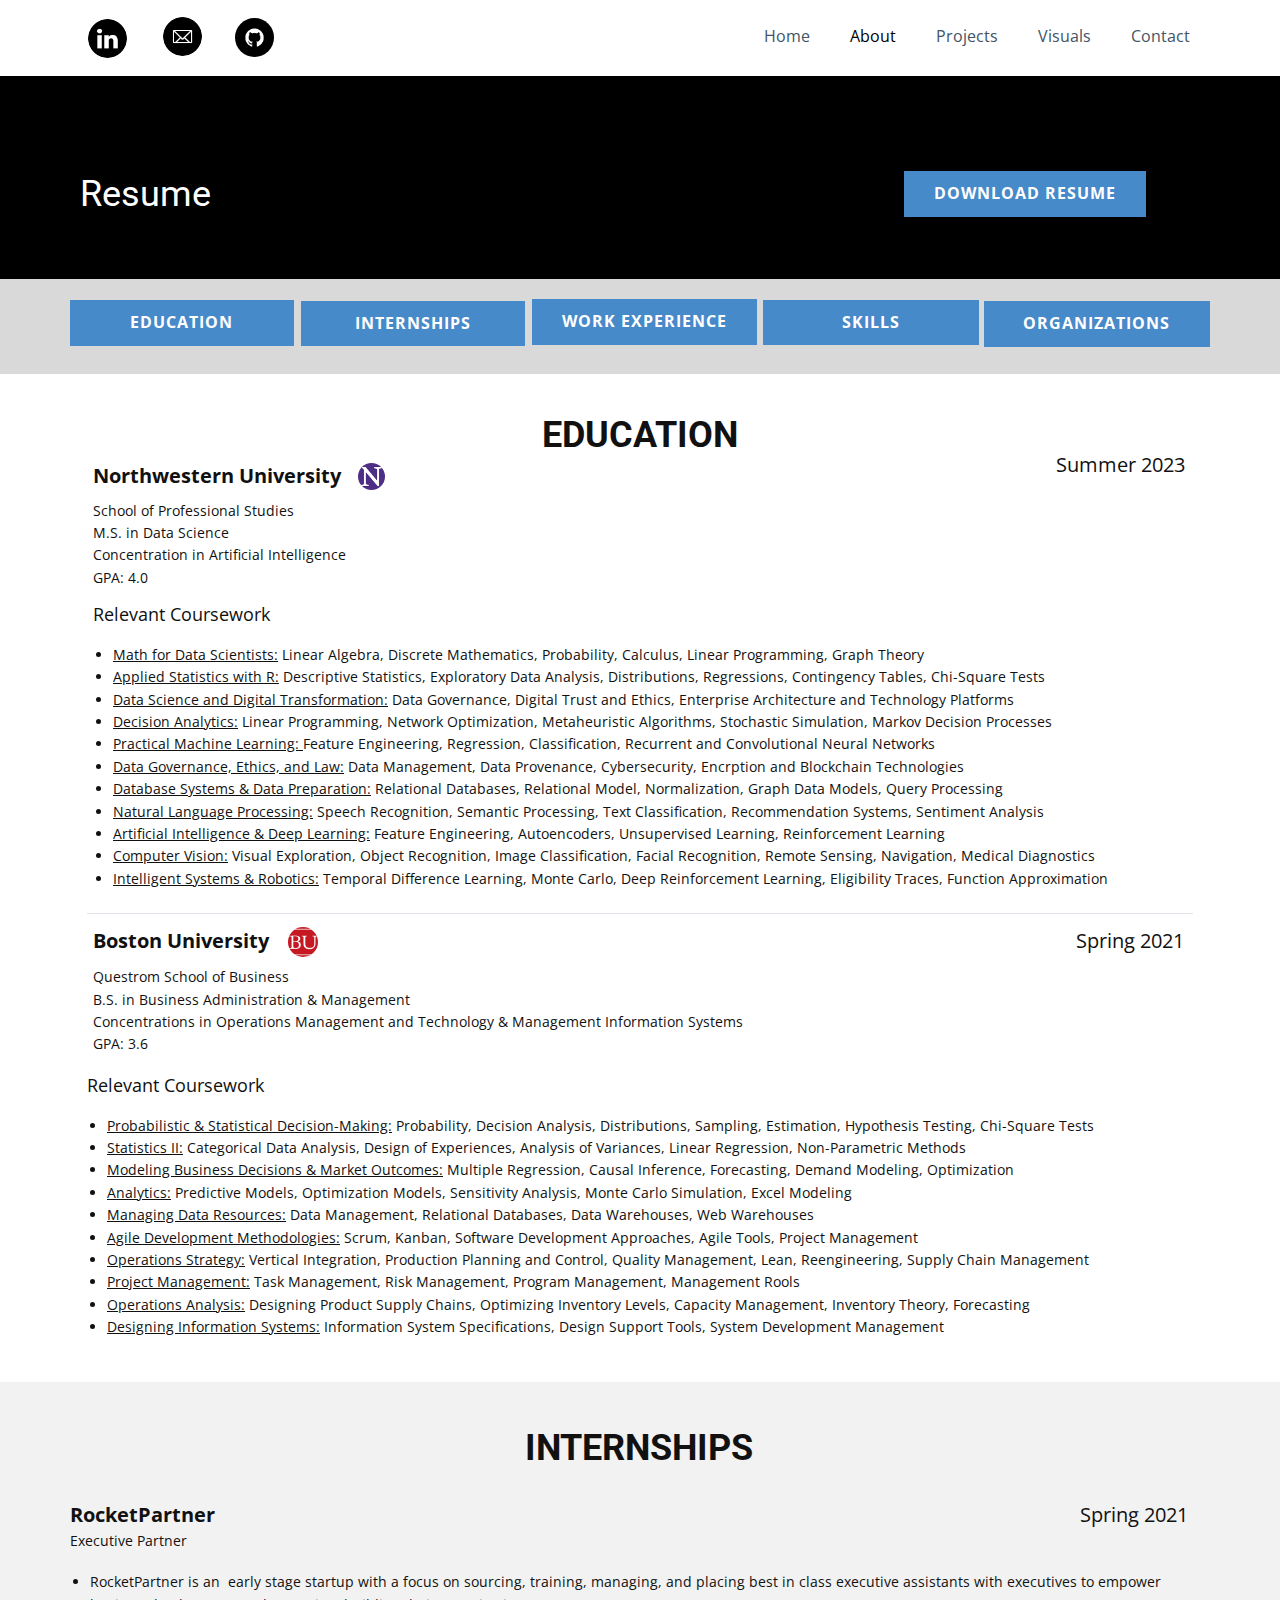
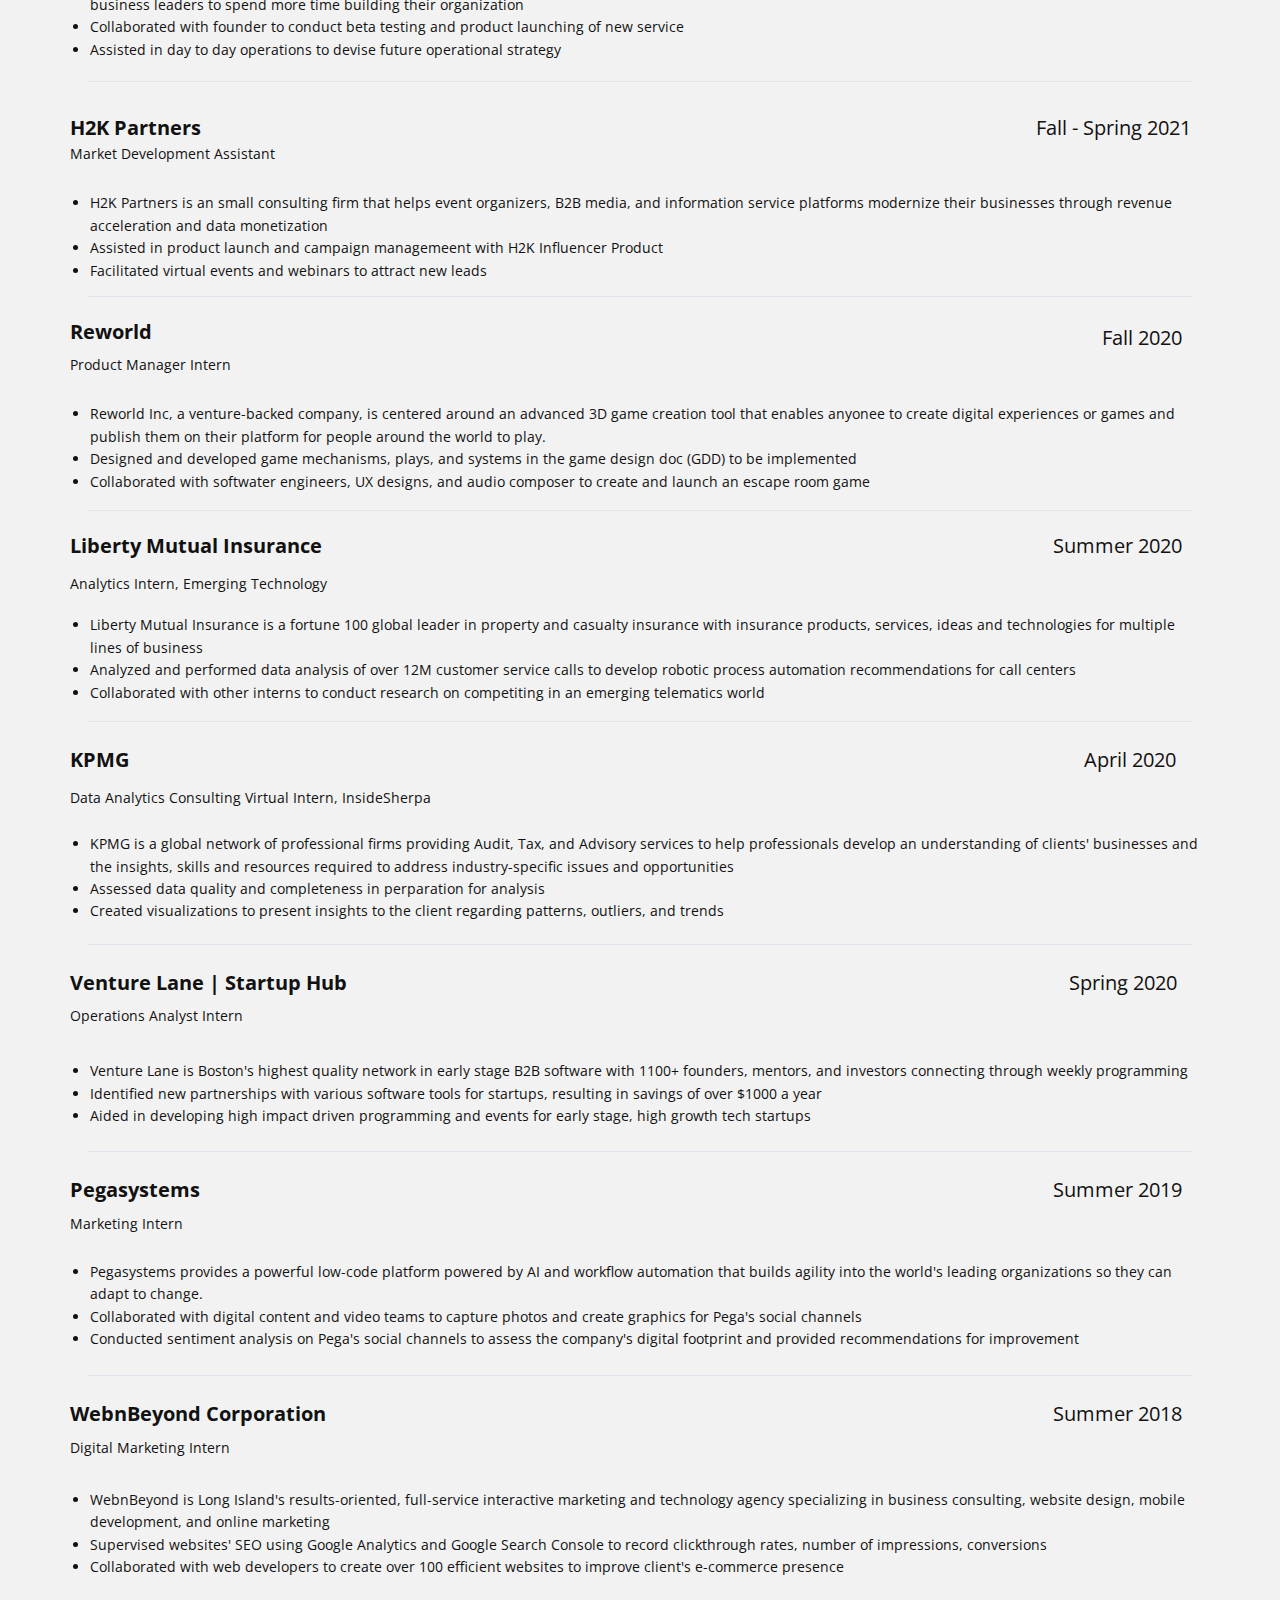
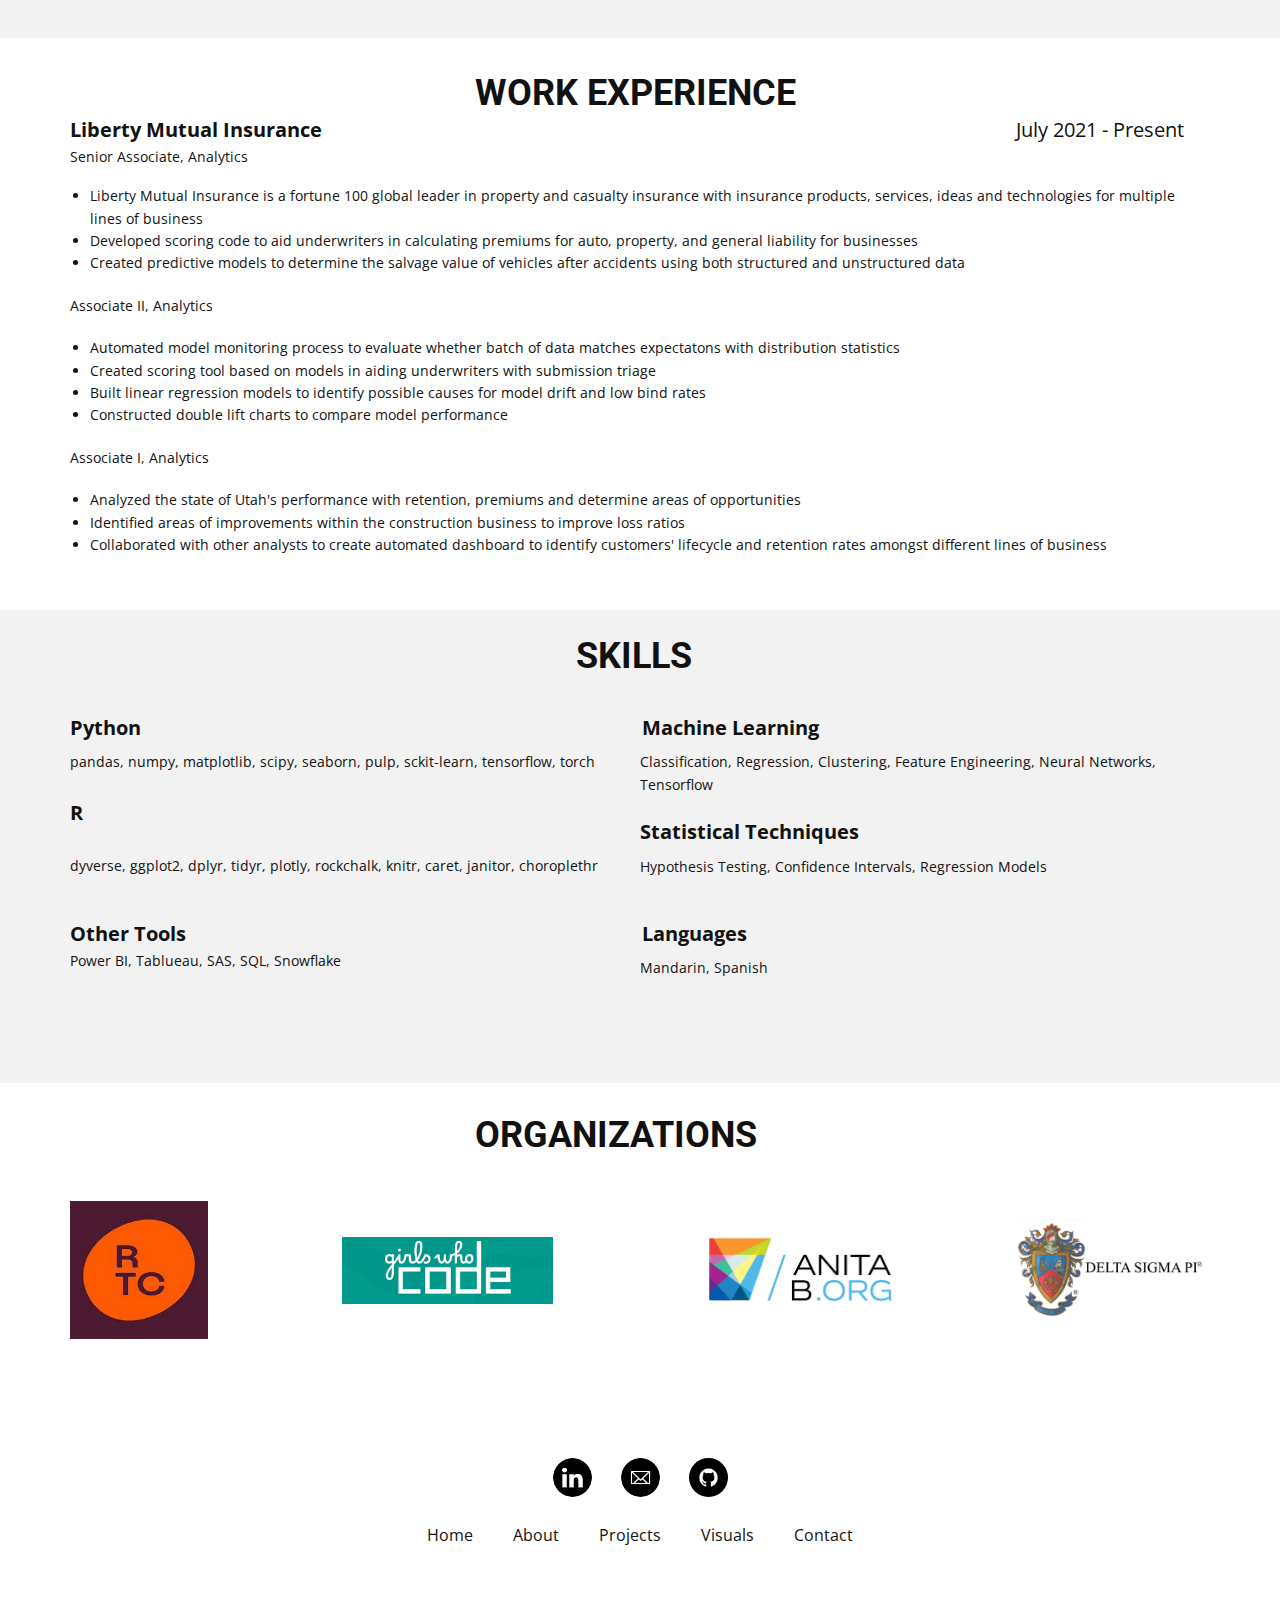
<file: About.html>
<!DOCTYPE html>
<html style="font-size: 16px;" lang="en"><head>
    <meta name="viewport" content="width=device-width, initial-scale=1.0">
    <meta charset="utf-8">
    <meta name="keywords" content="When it absolutely, positively has to be readability in your designs, ​I’m Linda Larson, a twenty-nine-year-old UI/UX designer from Los Angeles, CA">
    <meta name="description" content="">
    <title>About</title>
    <link rel="stylesheet" href="nicepage.css" media="screen">
<link rel="stylesheet" href="About.css" media="screen">
    <script class="u-script" type="text/javascript" src="jquery.js" defer=""></script>
    <script class="u-script" type="text/javascript" src="nicepage.js" defer=""></script>
    <meta name="generator" content="Nicepage 5.0.7, nicepage.com">
    <link id="u-theme-google-font" rel="stylesheet" href="https://fonts.googleapis.com/css?family=Roboto:100,100i,300,300i,400,400i,500,500i,700,700i,900,900i|Open+Sans:300,300i,400,400i,500,500i,600,600i,700,700i,800,800i">
    
    
    
    
    
    
    
    
    <script type="application/ld+json">{
		"@context": "http://schema.org",
		"@type": "Organization",
		"name": ""
}</script>
    <meta name="theme-color" content="#478ac9">
    <meta property="og:title" content="About">
    <meta property="og:type" content="website">
  </head>
  <body class="u-body u-xl-mode" data-lang="en"><header class="u-clearfix u-header u-header" id="sec-818a"><div class="u-clearfix u-sheet u-sheet-1">
        <nav class="u-menu u-menu-one-level u-offcanvas u-menu-1">
          <div class="menu-collapse" style="font-size: 1rem; letter-spacing: 0px;">
            <a class="u-button-style u-custom-left-right-menu-spacing u-custom-padding-bottom u-custom-text-active-color u-custom-text-color u-custom-text-hover-color u-custom-top-bottom-menu-spacing u-nav-link u-text-active-palette-1-base u-text-hover-palette-2-base" href="#">
              <svg class="u-svg-link" viewBox="0 0 24 24"><use xmlns:xlink="http://www.w3.org/1999/xlink" xlink:href="#menu-hamburger"></use></svg>
              <svg class="u-svg-content" version="1.1" id="menu-hamburger" viewBox="0 0 16 16" x="0px" y="0px" xmlns:xlink="http://www.w3.org/1999/xlink" xmlns="http://www.w3.org/2000/svg"><g><rect y="1" width="16" height="2"></rect><rect y="7" width="16" height="2"></rect><rect y="13" width="16" height="2"></rect>
</g></svg>
            </a>
          </div>
          <div class="u-custom-menu u-nav-container">
            <ul class="u-nav u-unstyled u-nav-1"><li class="u-nav-item"><a class="u-button-style u-nav-link u-text-active-black u-text-hover-palette-1-dark-1 u-text-palette-1-dark-2" href="Home.html" style="padding: 10px 20px;">Home</a>
</li><li class="u-nav-item"><a class="u-button-style u-nav-link u-text-active-black u-text-hover-palette-1-dark-1 u-text-palette-1-dark-2" href="About.html" style="padding: 10px 20px;">About</a>
</li><li class="u-nav-item"><a class="u-button-style u-nav-link u-text-active-black u-text-hover-palette-1-dark-1 u-text-palette-1-dark-2" href="Projects.html" style="padding: 10px 20px;">Projects</a>
</li><li class="u-nav-item"><a class="u-button-style u-nav-link u-text-active-black u-text-hover-palette-1-dark-1 u-text-palette-1-dark-2" href="Visuals.html" style="padding: 10px 20px;">Visuals</a>
</li><li class="u-nav-item"><a class="u-button-style u-nav-link u-text-active-black u-text-hover-palette-1-dark-1 u-text-palette-1-dark-2" href="Contact.html" style="padding: 10px 20px;">Contact</a>
</li></ul>
          </div>
          <div class="u-custom-menu u-nav-container-collapse">
            <div class="u-black u-container-style u-inner-container-layout u-opacity u-opacity-95 u-sidenav">
              <div class="u-inner-container-layout u-sidenav-overflow">
                <div class="u-menu-close"></div>
                <ul class="u-align-center u-nav u-popupmenu-items u-unstyled u-nav-2"><li class="u-nav-item"><a class="u-button-style u-nav-link" href="Home.html">Home</a>
</li><li class="u-nav-item"><a class="u-button-style u-nav-link" href="About.html">About</a>
</li><li class="u-nav-item"><a class="u-button-style u-nav-link" href="Projects.html">Projects</a>
</li><li class="u-nav-item"><a class="u-button-style u-nav-link" href="Visuals.html">Visuals</a>
</li><li class="u-nav-item"><a class="u-button-style u-nav-link" href="Contact.html">Contact</a>
</li></ul>
              </div>
            </div>
            <div class="u-black u-menu-overlay u-opacity u-opacity-70"></div>
          </div>
        </nav>
        <img class="u-image u-image-circle u-preserve-proportions u-image-1" src="images/b51b78ecc9e5711274931774e433b5e6.png" alt="" data-image-width="1000" data-image-height="1000" data-href="https://github.com/grchen99" data-target="_blank">
        <img class="u-image u-image-circle u-image-contain u-preserve-proportions u-image-2" src="images/b51b78ecc9e5711274931774e433b5e61.png" alt="" data-image-width="512" data-image-height="512" data-href="mailto: grchen99@gmail.com" data-target="_blank">
        <img class="u-image u-image-circle u-image-contain u-preserve-proportions u-image-3" src="images/new-linkedin-logo-white-black-png1.png" alt="" data-image-width="512" data-image-height="512" data-href="https://www.linkedin.com/in/gracechenn/" data-target="_blank">
      </div></header>
    <section class="u-align-center u-black u-clearfix u-section-1" id="sec-5e34">
      <div class="u-clearfix u-sheet u-sheet-1">
        <a href="files/GraceChenResume.pdf" class="u-btn u-button-style u-file-link u-hover-palette-1-dark-1 u-palette-1-base u-btn-1" target="_blank">download resume</a>
        <h2 class="u-text u-text-1">Resume</h2>
      </div>
    </section>
    <section class="u-clearfix u-grey-15 u-section-2" id="sec-674d">
      <div class="u-clearfix u-sheet u-sheet-1">
        <a href="About.html#sec-0c63" class="u-btn u-button-style u-hover-palette-1-dark-1 u-palette-1-base u-btn-1">work experience</a>
        <a href="About.html#sec-7233" class="u-btn u-button-style u-hover-palette-1-dark-1 u-palette-1-base u-btn-2">skills</a>
        <a href="About.html#sec-759b" class="u-btn u-button-style u-hover-palette-1-dark-1 u-palette-1-base u-btn-3">education</a>
        <a href="About.html#sec-1092" class="u-btn u-button-style u-hover-palette-1-dark-1 u-palette-1-base u-btn-4">internships</a>
        <a href="About.html#sec-1764" class="u-btn u-button-style u-hover-palette-1-dark-1 u-palette-1-base u-btn-5">organizations</a>
      </div>
    </section>
    <section class="u-clearfix u-section-3" id="sec-759b">
      <div class="u-clearfix u-sheet u-sheet-1">
        <h2 class="u-text u-text-1">EDUCATION</h2>
        <p class="u-large-text u-text u-text-variant u-text-2">Summer 2023</p>
        <p class="u-large-text u-text u-text-default u-text-variant u-text-3"> Northwestern University</p>
        <img class="u-image u-image-circle u-preserve-proportions u-image-1" src="images/northwestern-thumb.jpeg" alt="" data-image-width="200" data-image-height="200">
        <p class="u-small-text u-text u-text-variant u-text-4">School of Professional Studies<br>M.S. in Data Science<br>Concentration in Artificial Intelligence<br>GPA: 4.0
        </p>
        <p class="u-small-text u-text u-text-variant u-text-5">Relevant Coursework </p>
        <ul class="u-text u-text-6">
          <li>
            <span style="text-decoration: underline !important;">Math for Data Scientists:</span> Linear Algebra, Discrete Mathematics, Probability, Calculus, Linear Programming, Graph Theory
          </li>
          <li>
            <span style="text-decoration: underline !important;">Applied Statistics with R:</span> Descriptive Statistics, Exploratory Data Analysis, Distributions, Regressions, Contingency Tables, Chi-Square Tests
          </li>
          <li>
            <span style="text-decoration: underline !important;">Data Science and Digital Transformation:</span> Data Governance, Digital Trust and Ethics, Enterprise Architecture and Technology Platforms
          </li>
          <li>
            <span style="text-decoration: underline !important;">Decision Analytics:</span> Linear Programming, Network Optimization, Metaheuristic Algorithms, Stochastic Simulation, Markov Decision Processes
          </li>
          <li>
            <span style="text-decoration: underline !important;">Practical Machine Learning: </span>Feature Engineering, Regression, Classification, Recurrent and Convolutional Neural Networks
          </li>
          <li>
            <span style="text-decoration: underline !important;">Data Governance, Ethics, and Law:</span> Data Management, Data Provenance, Cybersecurity, Encrption and Blockchain Technologies
          </li>
          <li>
            <span style="text-decoration: underline !important;">Database Systems &amp; Data Preparation:</span> Relational Databases, Relational Model, Normalization, Graph Data Models, Query Processing
          </li>
          <li>
            <span style="text-decoration: underline !important;">Natural Language Processing:</span> Speech Recognition, Semantic Processing, Text Classification, Recommendation Systems, Sentiment Analysis
          </li>
          <li>
            <span style="text-decoration: underline !important;">Artificial Intelligence &amp; Deep Learning:</span> Feature Engineering, Autoencoders, Unsupervised Learning, Reinforcement Learning
          </li>
          <li>
            <span style="text-decoration: underline !important;">Computer Vision:</span> Visual Exploration, Object Recognition, Image Classification, Facial Recognition, Remote Sensing, Navigation, Medical Diagnostics
          </li>
          <li>
            <span style="text-decoration: underline !important;">Intelligent Systems &amp; Robotics:</span> Temporal Difference Learning, Monte Carlo, Deep Reinforcement Learning, Eligibility Traces, Function Approximation
          </li>
        </ul>
        <div class="u-border-1 u-border-palette-5-light-2 u-line u-line-horizontal u-line-1"></div>
        <img class="u-image u-image-circle u-image-2" src="images/images.png" alt="" data-image-width="268" data-image-height="188">
        <p class="u-large-text u-text u-text-variant u-text-7">Boston University</p>
        <p class="u-large-text u-text u-text-default u-text-variant u-text-8">Spring 2021</p>
        <p class="u-small-text u-text u-text-variant u-text-9">Questrom School of Business<br>B.S. in Business Administration &amp; Management<br>Concentrations in Operations Management and Technology &amp; Management Information Systems<br>GPA: 3.6
        </p>
        <p class="u-small-text u-text u-text-variant u-text-10">Relevant Coursework </p>
        <ul class="u-text u-text-11">
          <li>
            <span style="text-decoration: underline !important;">Probabilistic &amp; Statistical Decision-Making:</span> Probability, Decision Analysis, Distributions, Sampling, Estimation, Hypothesis Testing, Chi-Square Tests
          </li>
          <li>
            <span style="text-decoration: underline !important;">Statistics II:</span> Categorical Data Analysis, Design of Experiences, Analysis of Variances, Linear Regression, Non-Parametric Methods
          </li>
          <li>
            <span style="text-decoration: underline !important;">Modeling Business Decisions &amp; Market Outcomes:</span> Multiple Regression, Causal Inference, Forecasting, Demand Modeling, Optimization
          </li>
          <li>
            <span style="text-decoration: underline !important;">Analytics:</span> Predictive Models, Optimization Models, Sensitivity Analysis, Monte Carlo Simulation, Excel Modeling
          </li>
          <li>
            <span style="text-decoration: underline !important;">Managing Data Resources:</span> Data Management, Relational Databases, Data Warehouses, Web Warehouses
          </li>
          <li>
            <span style="text-decoration: underline !important;">Agile Development Methodologies:</span> Scrum, Kanban, Software Development Approaches, Agile Tools, Project Management
          </li>
          <li>
            <span style="text-decoration: underline !important;">Operations Strategy:</span> Vertical Integration, Production Planning and Control, Quality Management, Lean, Reengineering, Supply Chain Management
          </li>
          <li>
            <span style="text-decoration: underline !important;">Project Management:</span> Task Management, Risk Management, Program Management, Management Rools
          </li>
          <li>
            <span style="text-decoration: underline !important;">Operations Analysis:</span> Designing Product Supply Chains, Optimizing Inventory Levels, Capacity Management, Inventory Theory, Forecasting
          </li>
          <li>
            <span style="text-decoration: underline !important;">Designing Information Systems:</span> Information System Specifications, Design Support Tools, System Development Management
          </li>
        </ul>
      </div>
    </section>
    <section class="u-clearfix u-grey-5 u-section-4" id="sec-1092">
      <div class="u-clearfix u-sheet u-sheet-1">
        <h2 class="u-text u-text-1">INTERNSHIPS</h2>
        <p class="u-large-text u-text u-text-variant u-text-2">Spring 2021</p>
        <p class="u-large-text u-text u-text-default u-text-variant u-text-3">RocketPartner</p>
        <p class="u-small-text u-text u-text-variant u-text-4">Executive Partner</p>
        <ul class="u-text u-text-default u-text-5">
          <li>RocketPartner is an&nbsp; early stage startup with a focus on sourcing, training, managing, and placing best in class executive assistants with executives to empower business leaders to spend more time building their organization&nbsp;</li>
          <li>Collaborated with founder to conduct beta testing and product launching of new service</li>
          <li>Assisted in day to day operations to devise future operational strategy</li>
        </ul>
        <div class="u-border-1 u-border-palette-5-light-2 u-line u-line-horizontal u-line-1"></div>
        <p class="u-large-text u-text u-text-default u-text-variant u-text-6">H2K Partners</p>
        <p class="u-small-text u-text u-text-variant u-text-7">Market Development Assistant</p>
        <p class="u-large-text u-text u-text-variant u-text-8">Fall - Spring 2021</p>
        <ul class="u-text u-text-default u-text-9">
          <li>H2K Partners is an small consulting firm that helps event organizers, B2B media, and information service platforms modernize their businesses through revenue acceleration and data monetization</li>
          <li>Assisted in product launch and campaign managemeent with H2K Influencer Product</li>
          <li>Facilitated virtual events and webinars to attract new leads</li>
        </ul>
        <div class="u-border-1 u-border-palette-5-light-2 u-line u-line-horizontal u-line-2"></div>
        <p class="u-large-text u-text u-text-default u-text-variant u-text-10">Reworld</p>
        <p class="u-large-text u-text u-text-variant u-text-11">Fall 2020</p>
        <p class="u-small-text u-text u-text-variant u-text-12">Product Manager Intern</p>
        <ul class="u-text u-text-default u-text-13">
          <li>Reworld Inc, a venture-backed company, is centered around an advanced 3D game creation tool that enables anyonee to create digital experiences or games and publish them on their platform for people around the world to play.</li>
          <li>Designed and developed game mechanisms, plays, and systems in the game design doc (GDD) to be implemented</li>
          <li>Collaborated with softwater engineers, UX designs, and audio composer to create and launch an escape room game</li>
        </ul>
        <div class="u-border-1 u-border-palette-5-light-2 u-line u-line-horizontal u-line-3"></div>
        <p class="u-large-text u-text u-text-variant u-text-14">Summer 2020</p>
        <p class="u-large-text u-text u-text-default u-text-variant u-text-15">Liberty Mutual Insurance</p>
        <p class="u-small-text u-text u-text-variant u-text-16">Analytics Intern, Emerging Technology</p>
        <ul class="u-text u-text-default u-text-17">
          <li>Liberty Mutual Insurance is a fortune 100 global leader in property and casualty insurance with insurance products, services, ideas and technologies for multiple lines of business</li>
          <li>Analyzed and performed data analysis of over 12M customer service calls to develop robotic process automation recommendations for call centers&nbsp;</li>
          <li>Collaborated with other interns to conduct research on competiting in an emerging telematics world</li>
        </ul>
        <div class="u-border-1 u-border-palette-5-light-2 u-line u-line-horizontal u-line-4"></div>
        <p class="u-large-text u-text u-text-variant u-text-18">April 2020</p>
        <p class="u-large-text u-text u-text-default u-text-variant u-text-19">KPMG</p>
        <p class="u-small-text u-text u-text-variant u-text-20">Data Analytics Consulting Virtual Intern, InsideSherpa</p>
        <ul class="u-text u-text-default u-text-21">
          <li>KPMG is a global network of professional firms providing Audit, Tax, and Advisory services to help professionals develop an understanding of clients' businesses and the insights, skills and resources required to address industry-specific issues and opportunities</li>
          <li>Assessed data quality and completeness in perparation for analysis</li>
          <li>Created visualizations to present insights to the client regarding patterns, outliers, and trends</li>
        </ul>
        <div class="u-border-1 u-border-palette-5-light-2 u-line u-line-horizontal u-line-5"></div>
        <p class="u-large-text u-text u-text-variant u-text-22">Spring 2020</p>
        <p class="u-large-text u-text u-text-default u-text-variant u-text-23">Venture Lane | Startup Hub</p>
        <p class="u-small-text u-text u-text-variant u-text-24">Operations Analyst Intern</p>
        <ul class="u-text u-text-default u-text-25">
          <li>Venture Lane is Boston's highest quality network in early stage B2B software with 1100+ founders, mentors, and investors connecting through weekly programming&nbsp;</li>
          <li>Identified new partnerships with various software tools for startups, resulting in savings of over $1000 a year</li>
          <li>Aided in developing high impact driven programming and events for early stage, high growth tech startups</li>
        </ul>
        <div class="u-border-1 u-border-palette-5-light-2 u-line u-line-horizontal u-line-6"></div>
        <p class="u-large-text u-text u-text-variant u-text-26">Summer 2019</p>
        <p class="u-large-text u-text u-text-default u-text-variant u-text-27">Pegasystems</p>
        <p class="u-small-text u-text u-text-variant u-text-28">Marketing Intern</p>
        <ul class="u-text u-text-default u-text-29">
          <li>Pegasystems provides a powerful low-code platform powered by AI and workflow automation that builds agility into the world's leading organizations so they can adapt to change.&nbsp;</li>
          <li>Collaborated with digital content and video teams to capture photos and create graphics for Pega's social channels</li>
          <li>Conducted sentiment analysis on Pega's social channels to assess the company's digital footprint and provided recommendations for improvement</li>
        </ul>
        <div class="u-border-1 u-border-palette-5-light-2 u-line u-line-horizontal u-line-7"></div>
        <p class="u-large-text u-text u-text-variant u-text-30">Summer 2018</p>
        <p class="u-large-text u-text u-text-default u-text-variant u-text-31">WebnBeyond Corporation</p>
        <p class="u-small-text u-text u-text-variant u-text-32">Digital Marketing Intern</p>
        <ul class="u-text u-text-default u-text-33">
          <li>WebnBeyond is Long Island's results-oriented, full-service interactive marketing and technology agency specializing in business consulting, website design, mobile development, and online marketing</li>
          <li>Supervised websites' SEO using Google Analytics and Google Search Console to record clickthrough rates, number of impressions, conversions</li>
          <li>Collaborated with web developers to create over 100 efficient websites to improve client's e-commerce presence</li>
        </ul>
      </div>
    </section>
    <section class="u-clearfix u-section-5" id="sec-0c63">
      <div class="u-clearfix u-sheet u-sheet-1">
        <h2 class="u-text u-text-1">WORK EXPERIENCE</h2>
        <p class="u-large-text u-text u-text-variant u-text-2">July 2021 - Present</p>
        <p class="u-large-text u-text u-text-default u-text-variant u-text-3">Liberty Mutual Insurance</p>
        <p class="u-small-text u-text u-text-variant u-text-4">Senior Associate, Analytics</p>
        <ul class="u-text u-text-default u-text-5">
          <li> Liberty Mutual Insurance is a fortune 100 global leader in property and casualty insurance with insurance products, services, ideas and technologies for multiple lines of business</li>
          <li>Developed scoring code to aid underwriters in calculating premiums for auto, property, and general liability for businesses</li>
          <li>Created predictive models to determine the salvage value of vehicles after accidents using both structured and unstructured data</li>
        </ul>
        <p class="u-small-text u-text u-text-variant u-text-6">Associate II, Analytics</p>
        <ul class="u-text u-text-default u-text-7">
          <li>Automated model monitoring process to evaluate whether batch of data matches expectatons with distribution statistics&nbsp;</li>
          <li>Created scoring tool based on models in aiding underwriters with submission triage</li>
          <li>Built linear regression models to identify possible causes for model drift and low bind rates</li>
          <li>Constructed double lift charts to compare model performance</li>
        </ul>
        <p class="u-small-text u-text u-text-variant u-text-8">Associate I, Analytics</p>
        <ul class="u-text u-text-default u-text-9">
          <li>Analyzed the state of Utah's performance with retention, premiums and determine areas of opportunities</li>
          <li>Identified areas of improvements within the construction business to improve loss ratios</li>
          <li>Collaborated with other analysts to create automated dashboard to identify customers' lifecycle and retention rates amongst different lines of business</li>
        </ul>
      </div>
    </section>
    <section class="u-clearfix u-grey-5 u-section-6" id="sec-7233">
      <div class="u-clearfix u-sheet u-sheet-1">
        <h2 class="u-text u-text-1">SKILLS</h2>
        <p class="u-large-text u-text u-text-default u-text-variant u-text-2">Python</p>
        <p class="u-large-text u-text u-text-default u-text-variant u-text-3">Machine Learning</p>
        <p class="u-small-text u-text u-text-default u-text-variant u-text-4">pandas, numpy, matplotlib, scipy, seaborn, pulp, sckit-learn, tensorflow, torch</p>
        <p class="u-small-text u-text u-text-variant u-text-5">Classification, Regression, Clustering, Feature Engineering, Neural Networks, Tensorflow</p>
        <p class="u-large-text u-text u-text-default u-text-variant u-text-6">R</p>
        <p class="u-large-text u-text u-text-default u-text-variant u-text-7">Statistical Techniques</p>
        <p class="u-small-text u-text u-text-default u-text-variant u-text-8">dyverse, ggplot2, dplyr, tidyr, plotly, rockchalk, knitr, caret, janitor, choroplethr</p>
        <p class="u-small-text u-text u-text-variant u-text-9">Hypothesis Testing, Confidence Intervals, Regression Models</p>
        <p class="u-large-text u-text u-text-default u-text-variant u-text-10">Other Tools</p>
        <p class="u-large-text u-text u-text-default u-text-variant u-text-11">Languages</p>
        <p class="u-small-text u-text u-text-default u-text-variant u-text-12">Power BI, Tablueau, SAS, SQL, Snowflake</p>
        <p class="u-small-text u-text u-text-variant u-text-13">Mandarin, Spanish</p>
      </div>
    </section>
    <section class="u-clearfix u-section-7" id="sec-1764">
      <div class="u-clearfix u-sheet u-sheet-1">
        <h2 class="u-text u-text-1">ORGANIZATIONS</h2>
        <img class="u-image u-image-default u-preserve-proportions u-image-1" src="images/download.jpeg" alt="" data-image-width="225" data-image-height="225">
        <img class="u-image u-image-contain u-image-default u-preserve-proportions u-image-2" src="images/download.png" alt="" data-image-width="224" data-image-height="225">
        <img class="u-image u-image-contain u-image-default u-preserve-proportions u-image-3" src="images/logo-1.jpeg" alt="" data-image-width="2500" data-image-height="2500">
        <img class="u-image u-image-default u-image-4" src="images/download1.png" alt="" data-image-width="310" data-image-height="163">
      </div>
    </section>
    
    
    <footer class="u-align-center u-clearfix u-footer u-white u-footer" id="sec-1e18"><div class="u-clearfix u-sheet u-sheet-1">
        <img class="u-image u-image-circle u-preserve-proportions u-image-1" src="images/b51b78ecc9e5711274931774e433b5e6.png" alt="" data-image-width="1000" data-image-height="1000" data-href="https://github.com/grchen99" data-target="_blank">
        <img class="u-image u-image-circle u-image-contain u-preserve-proportions u-image-2" src="images/b51b78ecc9e5711274931774e433b5e61.png" alt="" data-image-width="512" data-image-height="512" data-href="mailto:grchen99@gmail.com" data-target="_blank">
        <img class="u-image u-image-circle u-image-contain u-preserve-proportions u-image-3" src="images/new-linkedin-logo-white-black-png1.png" alt="" data-image-width="512" data-image-height="512" data-href="https://www.linkedin.com/in/gracechenn/" data-target="_blank">
        <nav class="u-menu u-menu-one-level u-offcanvas u-menu-1">
          <div class="menu-collapse">
            <a class="u-button-style u-nav-link" href="#">
              <svg class="u-svg-link" viewBox="0 0 24 24"><use xmlns:xlink="http://www.w3.org/1999/xlink" xlink:href="#svg-ebf2"></use></svg>
              <svg class="u-svg-content" version="1.1" id="svg-ebf2" viewBox="0 0 16 16" x="0px" y="0px" xmlns:xlink="http://www.w3.org/1999/xlink" xmlns="http://www.w3.org/2000/svg"><g><rect y="1" width="16" height="2"></rect><rect y="7" width="16" height="2"></rect><rect y="13" width="16" height="2"></rect>
</g></svg>
            </a>
          </div>
          <div class="u-custom-menu u-nav-container">
            <ul class="u-nav u-unstyled"><li class="u-nav-item"><a class="u-button-style u-nav-link" href="Home.html">Home</a>
</li><li class="u-nav-item"><a class="u-button-style u-nav-link" href="About.html">About</a>
</li><li class="u-nav-item"><a class="u-button-style u-nav-link" href="Projects.html">Projects</a>
</li><li class="u-nav-item"><a class="u-button-style u-nav-link" href="Visuals.html">Visuals</a>
</li><li class="u-nav-item"><a class="u-button-style u-nav-link" href="Contact.html">Contact</a>
</li></ul>
          </div>
          <div class="u-custom-menu u-nav-container-collapse">
            <div class="u-black u-container-style u-inner-container-layout u-opacity u-opacity-95 u-sidenav">
              <div class="u-inner-container-layout u-sidenav-overflow">
                <div class="u-menu-close"></div>
                <ul class="u-align-center u-nav u-popupmenu-items u-unstyled u-nav-2"><li class="u-nav-item"><a class="u-button-style u-nav-link" href="Home.html">Home</a>
</li><li class="u-nav-item"><a class="u-button-style u-nav-link" href="About.html">About</a>
</li><li class="u-nav-item"><a class="u-button-style u-nav-link" href="Projects.html">Projects</a>
</li><li class="u-nav-item"><a class="u-button-style u-nav-link" href="Visuals.html">Visuals</a>
</li><li class="u-nav-item"><a class="u-button-style u-nav-link" href="Contact.html">Contact</a>
</li></ul>
              </div>
            </div>
            <div class="u-black u-menu-overlay u-opacity u-opacity-70"></div>
          </div>
        </nav>
      </div></footer>
  
</body></html>
</file>
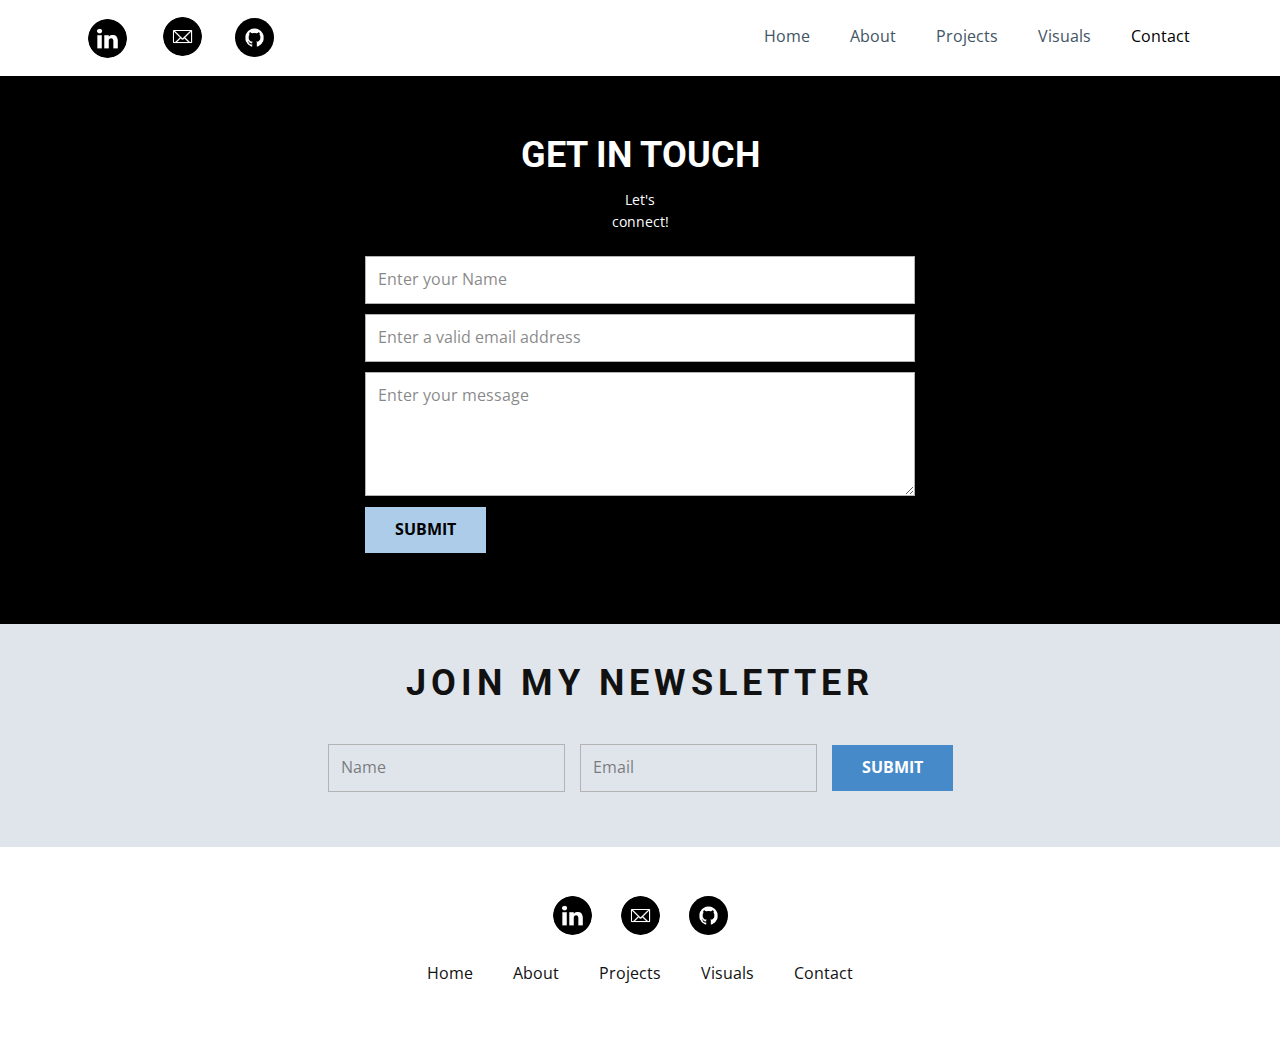
<file: contact.html>
<!DOCTYPE html>
<html style="font-size: 16px;" lang="en"><head>
    <meta name="viewport" content="width=device-width, initial-scale=1.0">
    <meta charset="utf-8">
    <meta name="keywords" content="GET IN TOUCH">
    <meta name="description" content="">
    <title>Contact</title>
    <link rel="stylesheet" href="nicepage.css" media="screen">
<link rel="stylesheet" href="Contact.css" media="screen">
    <script class="u-script" type="text/javascript" src="jquery.js" defer=""></script>
    <script class="u-script" type="text/javascript" src="nicepage.js" defer=""></script>
    <meta name="generator" content="Nicepage 5.0.7, nicepage.com">
    <meta name="referrer" content="origin">
    <link id="u-theme-google-font" rel="stylesheet" href="https://fonts.googleapis.com/css?family=Roboto:100,100i,300,300i,400,400i,500,500i,700,700i,900,900i|Open+Sans:300,300i,400,400i,500,500i,600,600i,700,700i,800,800i">
    
    
    
    <script type="application/ld+json">{
		"@context": "http://schema.org",
		"@type": "Organization",
		"name": ""
}</script>
    <meta name="theme-color" content="#478ac9">
    <meta property="og:title" content="Contact">
    <meta property="og:type" content="website">
  </head>
  <body class="u-body u-xl-mode" data-lang="en"><header class="u-clearfix u-header u-header" id="sec-818a"><div class="u-clearfix u-sheet u-sheet-1">
        <nav class="u-menu u-menu-one-level u-offcanvas u-menu-1">
          <div class="menu-collapse" style="font-size: 1rem; letter-spacing: 0px;">
            <a class="u-button-style u-custom-left-right-menu-spacing u-custom-padding-bottom u-custom-text-active-color u-custom-text-color u-custom-text-hover-color u-custom-top-bottom-menu-spacing u-nav-link u-text-active-palette-1-base u-text-hover-palette-2-base" href="#">
              <svg class="u-svg-link" viewBox="0 0 24 24"><use xmlns:xlink="http://www.w3.org/1999/xlink" xlink:href="#menu-hamburger"></use></svg>
              <svg class="u-svg-content" version="1.1" id="menu-hamburger" viewBox="0 0 16 16" x="0px" y="0px" xmlns:xlink="http://www.w3.org/1999/xlink" xmlns="http://www.w3.org/2000/svg"><g><rect y="1" width="16" height="2"></rect><rect y="7" width="16" height="2"></rect><rect y="13" width="16" height="2"></rect>
</g></svg>
            </a>
          </div>
          <div class="u-custom-menu u-nav-container">
            <ul class="u-nav u-unstyled u-nav-1"><li class="u-nav-item"><a class="u-button-style u-nav-link u-text-active-black u-text-hover-palette-1-dark-1 u-text-palette-1-dark-2" href="Home.html" style="padding: 10px 20px;">Home</a>
</li><li class="u-nav-item"><a class="u-button-style u-nav-link u-text-active-black u-text-hover-palette-1-dark-1 u-text-palette-1-dark-2" href="About.html" style="padding: 10px 20px;">About</a>
</li><li class="u-nav-item"><a class="u-button-style u-nav-link u-text-active-black u-text-hover-palette-1-dark-1 u-text-palette-1-dark-2" href="Projects.html" style="padding: 10px 20px;">Projects</a>
</li><li class="u-nav-item"><a class="u-button-style u-nav-link u-text-active-black u-text-hover-palette-1-dark-1 u-text-palette-1-dark-2" href="Visuals.html" style="padding: 10px 20px;">Visuals</a>
</li><li class="u-nav-item"><a class="u-button-style u-nav-link u-text-active-black u-text-hover-palette-1-dark-1 u-text-palette-1-dark-2" href="Contact.html" style="padding: 10px 20px;">Contact</a>
</li></ul>
          </div>
          <div class="u-custom-menu u-nav-container-collapse">
            <div class="u-black u-container-style u-inner-container-layout u-opacity u-opacity-95 u-sidenav">
              <div class="u-inner-container-layout u-sidenav-overflow">
                <div class="u-menu-close"></div>
                <ul class="u-align-center u-nav u-popupmenu-items u-unstyled u-nav-2"><li class="u-nav-item"><a class="u-button-style u-nav-link" href="Home.html">Home</a>
</li><li class="u-nav-item"><a class="u-button-style u-nav-link" href="About.html">About</a>
</li><li class="u-nav-item"><a class="u-button-style u-nav-link" href="Projects.html">Projects</a>
</li><li class="u-nav-item"><a class="u-button-style u-nav-link" href="Visuals.html">Visuals</a>
</li><li class="u-nav-item"><a class="u-button-style u-nav-link" href="Contact.html">Contact</a>
</li></ul>
              </div>
            </div>
            <div class="u-black u-menu-overlay u-opacity u-opacity-70"></div>
          </div>
        </nav>
        <img class="u-image u-image-circle u-preserve-proportions u-image-1" src="images/b51b78ecc9e5711274931774e433b5e6.png" alt="" data-image-width="1000" data-image-height="1000" data-href="https://github.com/grchen99" data-target="_blank">
        <img class="u-image u-image-circle u-image-contain u-preserve-proportions u-image-2" src="images/b51b78ecc9e5711274931774e433b5e61.png" alt="" data-image-width="512" data-image-height="512" data-href="mailto: grchen99@gmail.com" data-target="_blank">
        <img class="u-image u-image-circle u-image-contain u-preserve-proportions u-image-3" src="images/new-linkedin-logo-white-black-png1.png" alt="" data-image-width="512" data-image-height="512" data-href="https://www.linkedin.com/in/gracechenn/" data-target="_blank">
      </div></header>
    <section class="u-align-center u-black u-clearfix u-section-1" id="sec-6cf7">
      <div class="u-clearfix u-sheet u-sheet-1">
        <h2 class="u-text u-text-default u-text-1">GET IN TOUCH</h2>
        <p class="u-small-text u-text u-text-variant u-text-2">Let's connect!</p>
        <div class="u-form u-form-1">
          <form action="https://forms.nicepagesrv.com/Form/Process" class="u-clearfix u-form-spacing-10 u-form-vertical u-inner-form" style="padding: 10px" source="email" name="form">
            <div class="u-form-group u-form-name u-label-none">
              <label for="name-3b9a" class="u-label">Name</label>
              <input type="text" placeholder="Enter your Name" id="name-3b9a" name="name" class="u-border-1 u-border-grey-30 u-input u-input-rectangle u-white" required="">
            </div>
            <div class="u-form-email u-form-group u-label-none">
              <label for="email-3b9a" class="u-label">Email</label>
              <input type="email" placeholder="Enter a valid email address" id="email-3b9a" name="email" class="u-border-1 u-border-grey-30 u-input u-input-rectangle u-white" required="">
            </div>
            <div class="u-form-group u-form-message u-label-none">
              <label for="message-3b9a" class="u-label">Message</label>
              <textarea placeholder="Enter your message" rows="4" cols="50" id="message-3b9a" name="message" class="u-border-1 u-border-grey-30 u-input u-input-rectangle u-white" required=""></textarea>
            </div>
            <div class="u-align-left u-form-group u-form-submit">
              <a href="#" class="u-btn u-btn-submit u-button-style u-btn-1">SUBMIT<br>
              </a>
              <input type="submit" value="submit" class="u-form-control-hidden">
            </div>
            <div class="u-form-send-message u-form-send-success"> Thank you! Your message has been sent. </div>
            <div class="u-form-send-error u-form-send-message"> Unable to send your message. Please fix errors then try again. </div>
            <input type="hidden" value="" name="recaptchaResponse">
            <input type="hidden" name="formServices" value="b003558cd169cad5e85576912c5d4e5e">
          </form>
        </div>
      </div>
    </section>
    <section class="u-align-center u-clearfix u-palette-5-light-2 u-section-2" id="sec-a62c">
      <div class="u-clearfix u-sheet u-valign-middle u-sheet-1">
        <h2 class="u-text u-text-default u-text-1">join my newsletter</h2>
        <div class="u-form u-form-1">
          <form action="https://forms.nicepagesrv.com/Form/Process" class="u-clearfix u-form-horizontal u-form-spacing-15 u-inner-form" style="padding: 15px;" source="email">
            <div class="u-form-group u-form-name u-label-none">
              <label for="name-ef64" class="u-label">Name</label>
              <input type="text" placeholder="Name" id="name-ef64" name="name" class="u-border-1 u-border-grey-30 u-input u-input-rectangle" required="">
            </div>
            <div class="u-form-email u-form-group u-label-none">
              <label for="email-ef64" class="u-label">Email</label>
              <input type="email" placeholder="Email" id="email-ef64" name="email" class="u-border-1 u-border-grey-30 u-input u-input-rectangle" required="">
            </div>
            <div class="u-form-group u-form-submit">
              <a href="#" class="u-border-none u-btn u-btn-submit u-button-style u-hover-palette-5-dark-2 u-palette-1-base u-btn-1">SUBMIT</a>
              <input type="submit" value="submit" class="u-form-control-hidden">
            </div>
            <div class="u-form-send-message u-form-send-success">#FormSendSuccess</div>
            <div class="u-form-send-error u-form-send-message">#FormSendError</div>
            <input type="hidden" value="" name="recaptchaResponse">
            <input type="hidden" name="formServices" value="b003558cd169cad5e85576912c5d4e5e">
          </form>
        </div>
      </div>
    </section>
    
    
    <footer class="u-align-center u-clearfix u-footer u-white u-footer" id="sec-1e18"><div class="u-clearfix u-sheet u-sheet-1">
        <img class="u-image u-image-circle u-preserve-proportions u-image-1" src="images/b51b78ecc9e5711274931774e433b5e6.png" alt="" data-image-width="1000" data-image-height="1000" data-href="https://github.com/grchen99" data-target="_blank">
        <img class="u-image u-image-circle u-image-contain u-preserve-proportions u-image-2" src="images/b51b78ecc9e5711274931774e433b5e61.png" alt="" data-image-width="512" data-image-height="512" data-href="mailto:grchen99@gmail.com" data-target="_blank">
        <img class="u-image u-image-circle u-image-contain u-preserve-proportions u-image-3" src="images/new-linkedin-logo-white-black-png1.png" alt="" data-image-width="512" data-image-height="512" data-href="https://www.linkedin.com/in/gracechenn/" data-target="_blank">
        <nav class="u-menu u-menu-one-level u-offcanvas u-menu-1">
          <div class="menu-collapse">
            <a class="u-button-style u-nav-link" href="#">
              <svg class="u-svg-link" viewBox="0 0 24 24"><use xmlns:xlink="http://www.w3.org/1999/xlink" xlink:href="#svg-ebf2"></use></svg>
              <svg class="u-svg-content" version="1.1" id="svg-ebf2" viewBox="0 0 16 16" x="0px" y="0px" xmlns:xlink="http://www.w3.org/1999/xlink" xmlns="http://www.w3.org/2000/svg"><g><rect y="1" width="16" height="2"></rect><rect y="7" width="16" height="2"></rect><rect y="13" width="16" height="2"></rect>
</g></svg>
            </a>
          </div>
          <div class="u-custom-menu u-nav-container">
            <ul class="u-nav u-unstyled"><li class="u-nav-item"><a class="u-button-style u-nav-link" href="Home.html">Home</a>
</li><li class="u-nav-item"><a class="u-button-style u-nav-link" href="About.html">About</a>
</li><li class="u-nav-item"><a class="u-button-style u-nav-link" href="Projects.html">Projects</a>
</li><li class="u-nav-item"><a class="u-button-style u-nav-link" href="Visuals.html">Visuals</a>
</li><li class="u-nav-item"><a class="u-button-style u-nav-link" href="Contact.html">Contact</a>
</li></ul>
          </div>
          <div class="u-custom-menu u-nav-container-collapse">
            <div class="u-black u-container-style u-inner-container-layout u-opacity u-opacity-95 u-sidenav">
              <div class="u-inner-container-layout u-sidenav-overflow">
                <div class="u-menu-close"></div>
                <ul class="u-align-center u-nav u-popupmenu-items u-unstyled u-nav-2"><li class="u-nav-item"><a class="u-button-style u-nav-link" href="Home.html">Home</a>
</li><li class="u-nav-item"><a class="u-button-style u-nav-link" href="About.html">About</a>
</li><li class="u-nav-item"><a class="u-button-style u-nav-link" href="Projects.html">Projects</a>
</li><li class="u-nav-item"><a class="u-button-style u-nav-link" href="Visuals.html">Visuals</a>
</li><li class="u-nav-item"><a class="u-button-style u-nav-link" href="Contact.html">Contact</a>
</li></ul>
              </div>
            </div>
            <div class="u-black u-menu-overlay u-opacity u-opacity-70"></div>
          </div>
        </nav>
      </div></footer>
  
</body></html>
</file>
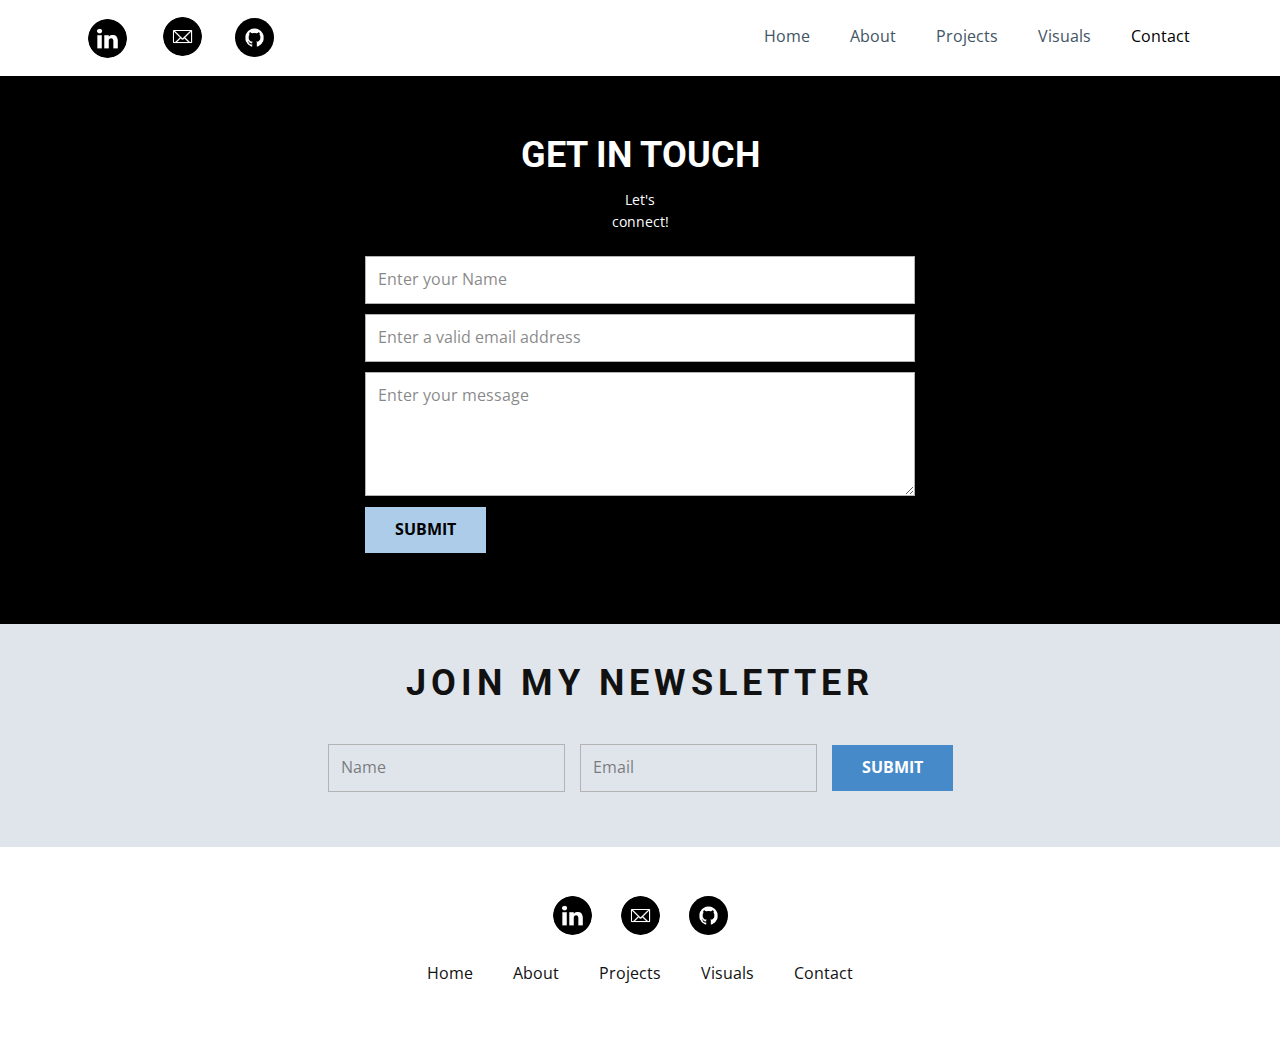
<file: Contact.html>
<!DOCTYPE html>
<html style="font-size: 16px;" lang="en"><head>
    <meta name="viewport" content="width=device-width, initial-scale=1.0">
    <meta charset="utf-8">
    <meta name="keywords" content="GET IN TOUCH">
    <meta name="description" content="">
    <title>Contact</title>
    <link rel="stylesheet" href="nicepage.css" media="screen">
<link rel="stylesheet" href="Contact.css" media="screen">
    <script class="u-script" type="text/javascript" src="jquery.js" defer=""></script>
    <script class="u-script" type="text/javascript" src="nicepage.js" defer=""></script>
    <meta name="generator" content="Nicepage 5.0.7, nicepage.com">
    <meta name="referrer" content="origin">
    <link id="u-theme-google-font" rel="stylesheet" href="https://fonts.googleapis.com/css?family=Roboto:100,100i,300,300i,400,400i,500,500i,700,700i,900,900i|Open+Sans:300,300i,400,400i,500,500i,600,600i,700,700i,800,800i">
    
    
    
    <script type="application/ld+json">{
		"@context": "http://schema.org",
		"@type": "Organization",
		"name": ""
}</script>
    <meta name="theme-color" content="#478ac9">
    <meta property="og:title" content="Contact">
    <meta property="og:type" content="website">
  </head>
  <body class="u-body u-xl-mode" data-lang="en"><header class="u-clearfix u-header u-header" id="sec-818a"><div class="u-clearfix u-sheet u-sheet-1">
        <nav class="u-menu u-menu-one-level u-offcanvas u-menu-1">
          <div class="menu-collapse" style="font-size: 1rem; letter-spacing: 0px;">
            <a class="u-button-style u-custom-left-right-menu-spacing u-custom-padding-bottom u-custom-text-active-color u-custom-text-color u-custom-text-hover-color u-custom-top-bottom-menu-spacing u-nav-link u-text-active-palette-1-base u-text-hover-palette-2-base" href="#">
              <svg class="u-svg-link" viewBox="0 0 24 24"><use xmlns:xlink="http://www.w3.org/1999/xlink" xlink:href="#menu-hamburger"></use></svg>
              <svg class="u-svg-content" version="1.1" id="menu-hamburger" viewBox="0 0 16 16" x="0px" y="0px" xmlns:xlink="http://www.w3.org/1999/xlink" xmlns="http://www.w3.org/2000/svg"><g><rect y="1" width="16" height="2"></rect><rect y="7" width="16" height="2"></rect><rect y="13" width="16" height="2"></rect>
</g></svg>
            </a>
          </div>
          <div class="u-custom-menu u-nav-container">
            <ul class="u-nav u-unstyled u-nav-1"><li class="u-nav-item"><a class="u-button-style u-nav-link u-text-active-black u-text-hover-palette-1-dark-1 u-text-palette-1-dark-2" href="Home.html" style="padding: 10px 20px;">Home</a>
</li><li class="u-nav-item"><a class="u-button-style u-nav-link u-text-active-black u-text-hover-palette-1-dark-1 u-text-palette-1-dark-2" href="About.html" style="padding: 10px 20px;">About</a>
</li><li class="u-nav-item"><a class="u-button-style u-nav-link u-text-active-black u-text-hover-palette-1-dark-1 u-text-palette-1-dark-2" href="Projects.html" style="padding: 10px 20px;">Projects</a>
</li><li class="u-nav-item"><a class="u-button-style u-nav-link u-text-active-black u-text-hover-palette-1-dark-1 u-text-palette-1-dark-2" href="Visuals.html" style="padding: 10px 20px;">Visuals</a>
</li><li class="u-nav-item"><a class="u-button-style u-nav-link u-text-active-black u-text-hover-palette-1-dark-1 u-text-palette-1-dark-2" href="Contact.html" style="padding: 10px 20px;">Contact</a>
</li></ul>
          </div>
          <div class="u-custom-menu u-nav-container-collapse">
            <div class="u-black u-container-style u-inner-container-layout u-opacity u-opacity-95 u-sidenav">
              <div class="u-inner-container-layout u-sidenav-overflow">
                <div class="u-menu-close"></div>
                <ul class="u-align-center u-nav u-popupmenu-items u-unstyled u-nav-2"><li class="u-nav-item"><a class="u-button-style u-nav-link" href="Home.html">Home</a>
</li><li class="u-nav-item"><a class="u-button-style u-nav-link" href="About.html">About</a>
</li><li class="u-nav-item"><a class="u-button-style u-nav-link" href="Projects.html">Projects</a>
</li><li class="u-nav-item"><a class="u-button-style u-nav-link" href="Visuals.html">Visuals</a>
</li><li class="u-nav-item"><a class="u-button-style u-nav-link" href="Contact.html">Contact</a>
</li></ul>
              </div>
            </div>
            <div class="u-black u-menu-overlay u-opacity u-opacity-70"></div>
          </div>
        </nav>
        <img class="u-image u-image-circle u-preserve-proportions u-image-1" src="images/b51b78ecc9e5711274931774e433b5e6.png" alt="" data-image-width="1000" data-image-height="1000" data-href="https://github.com/grchen99" data-target="_blank">
        <img class="u-image u-image-circle u-image-contain u-preserve-proportions u-image-2" src="images/b51b78ecc9e5711274931774e433b5e61.png" alt="" data-image-width="512" data-image-height="512" data-href="mailto: grchen99@gmail.com" data-target="_blank">
        <img class="u-image u-image-circle u-image-contain u-preserve-proportions u-image-3" src="images/new-linkedin-logo-white-black-png1.png" alt="" data-image-width="512" data-image-height="512" data-href="https://www.linkedin.com/in/gracechenn/" data-target="_blank">
      </div></header>
    <section class="u-align-center u-black u-clearfix u-section-1" id="sec-6cf7">
      <div class="u-clearfix u-sheet u-sheet-1">
        <h2 class="u-text u-text-default u-text-1">GET IN TOUCH</h2>
        <p class="u-small-text u-text u-text-variant u-text-2">Let's connect!</p>
        <div class="u-form u-form-1">
          <form action="https://forms.nicepagesrv.com/Form/Process" class="u-clearfix u-form-spacing-10 u-form-vertical u-inner-form" style="padding: 10px" source="email" name="form">
            <div class="u-form-group u-form-name u-label-none">
              <label for="name-3b9a" class="u-label">Name</label>
              <input type="text" placeholder="Enter your Name" id="name-3b9a" name="name" class="u-border-1 u-border-grey-30 u-input u-input-rectangle u-white" required="">
            </div>
            <div class="u-form-email u-form-group u-label-none">
              <label for="email-3b9a" class="u-label">Email</label>
              <input type="email" placeholder="Enter a valid email address" id="email-3b9a" name="email" class="u-border-1 u-border-grey-30 u-input u-input-rectangle u-white" required="">
            </div>
            <div class="u-form-group u-form-message u-label-none">
              <label for="message-3b9a" class="u-label">Message</label>
              <textarea placeholder="Enter your message" rows="4" cols="50" id="message-3b9a" name="message" class="u-border-1 u-border-grey-30 u-input u-input-rectangle u-white" required=""></textarea>
            </div>
            <div class="u-align-left u-form-group u-form-submit">
              <a href="#" class="u-btn u-btn-submit u-button-style u-btn-1">SUBMIT<br>
              </a>
              <input type="submit" value="submit" class="u-form-control-hidden">
            </div>
            <div class="u-form-send-message u-form-send-success"> Thank you! Your message has been sent. </div>
            <div class="u-form-send-error u-form-send-message"> Unable to send your message. Please fix errors then try again. </div>
            <input type="hidden" value="" name="recaptchaResponse">
            <input type="hidden" name="formServices" value="b003558cd169cad5e85576912c5d4e5e">
          </form>
        </div>
      </div>
    </section>
    <section class="u-align-center u-clearfix u-palette-5-light-2 u-section-2" id="sec-a62c">
      <div class="u-clearfix u-sheet u-valign-middle u-sheet-1">
        <h2 class="u-text u-text-default u-text-1">join my newsletter</h2>
        <div class="u-form u-form-1">
          <form action="https://forms.nicepagesrv.com/Form/Process" class="u-clearfix u-form-horizontal u-form-spacing-15 u-inner-form" style="padding: 15px;" source="email">
            <div class="u-form-group u-form-name u-label-none">
              <label for="name-ef64" class="u-label">Name</label>
              <input type="text" placeholder="Name" id="name-ef64" name="name" class="u-border-1 u-border-grey-30 u-input u-input-rectangle" required="">
            </div>
            <div class="u-form-email u-form-group u-label-none">
              <label for="email-ef64" class="u-label">Email</label>
              <input type="email" placeholder="Email" id="email-ef64" name="email" class="u-border-1 u-border-grey-30 u-input u-input-rectangle" required="">
            </div>
            <div class="u-form-group u-form-submit">
              <a href="#" class="u-border-none u-btn u-btn-submit u-button-style u-hover-palette-5-dark-2 u-palette-1-base u-btn-1">SUBMIT</a>
              <input type="submit" value="submit" class="u-form-control-hidden">
            </div>
            <div class="u-form-send-message u-form-send-success">#FormSendSuccess</div>
            <div class="u-form-send-error u-form-send-message">#FormSendError</div>
            <input type="hidden" value="" name="recaptchaResponse">
            <input type="hidden" name="formServices" value="b003558cd169cad5e85576912c5d4e5e">
          </form>
        </div>
      </div>
    </section>
    
    
    <footer class="u-align-center u-clearfix u-footer u-white u-footer" id="sec-1e18"><div class="u-clearfix u-sheet u-sheet-1">
        <img class="u-image u-image-circle u-preserve-proportions u-image-1" src="images/b51b78ecc9e5711274931774e433b5e6.png" alt="" data-image-width="1000" data-image-height="1000" data-href="https://github.com/grchen99" data-target="_blank">
        <img class="u-image u-image-circle u-image-contain u-preserve-proportions u-image-2" src="images/b51b78ecc9e5711274931774e433b5e61.png" alt="" data-image-width="512" data-image-height="512" data-href="mailto:grchen99@gmail.com" data-target="_blank">
        <img class="u-image u-image-circle u-image-contain u-preserve-proportions u-image-3" src="images/new-linkedin-logo-white-black-png1.png" alt="" data-image-width="512" data-image-height="512" data-href="https://www.linkedin.com/in/gracechenn/" data-target="_blank">
        <nav class="u-menu u-menu-one-level u-offcanvas u-menu-1">
          <div class="menu-collapse">
            <a class="u-button-style u-nav-link" href="#">
              <svg class="u-svg-link" viewBox="0 0 24 24"><use xmlns:xlink="http://www.w3.org/1999/xlink" xlink:href="#svg-ebf2"></use></svg>
              <svg class="u-svg-content" version="1.1" id="svg-ebf2" viewBox="0 0 16 16" x="0px" y="0px" xmlns:xlink="http://www.w3.org/1999/xlink" xmlns="http://www.w3.org/2000/svg"><g><rect y="1" width="16" height="2"></rect><rect y="7" width="16" height="2"></rect><rect y="13" width="16" height="2"></rect>
</g></svg>
            </a>
          </div>
          <div class="u-custom-menu u-nav-container">
            <ul class="u-nav u-unstyled"><li class="u-nav-item"><a class="u-button-style u-nav-link" href="Home.html">Home</a>
</li><li class="u-nav-item"><a class="u-button-style u-nav-link" href="About.html">About</a>
</li><li class="u-nav-item"><a class="u-button-style u-nav-link" href="Projects.html">Projects</a>
</li><li class="u-nav-item"><a class="u-button-style u-nav-link" href="Visuals.html">Visuals</a>
</li><li class="u-nav-item"><a class="u-button-style u-nav-link" href="Contact.html">Contact</a>
</li></ul>
          </div>
          <div class="u-custom-menu u-nav-container-collapse">
            <div class="u-black u-container-style u-inner-container-layout u-opacity u-opacity-95 u-sidenav">
              <div class="u-inner-container-layout u-sidenav-overflow">
                <div class="u-menu-close"></div>
                <ul class="u-align-center u-nav u-popupmenu-items u-unstyled u-nav-2"><li class="u-nav-item"><a class="u-button-style u-nav-link" href="Home.html">Home</a>
</li><li class="u-nav-item"><a class="u-button-style u-nav-link" href="About.html">About</a>
</li><li class="u-nav-item"><a class="u-button-style u-nav-link" href="Projects.html">Projects</a>
</li><li class="u-nav-item"><a class="u-button-style u-nav-link" href="Visuals.html">Visuals</a>
</li><li class="u-nav-item"><a class="u-button-style u-nav-link" href="Contact.html">Contact</a>
</li></ul>
              </div>
            </div>
            <div class="u-black u-menu-overlay u-opacity u-opacity-70"></div>
          </div>
        </nav>
      </div></footer>
  
</body></html>
</file>
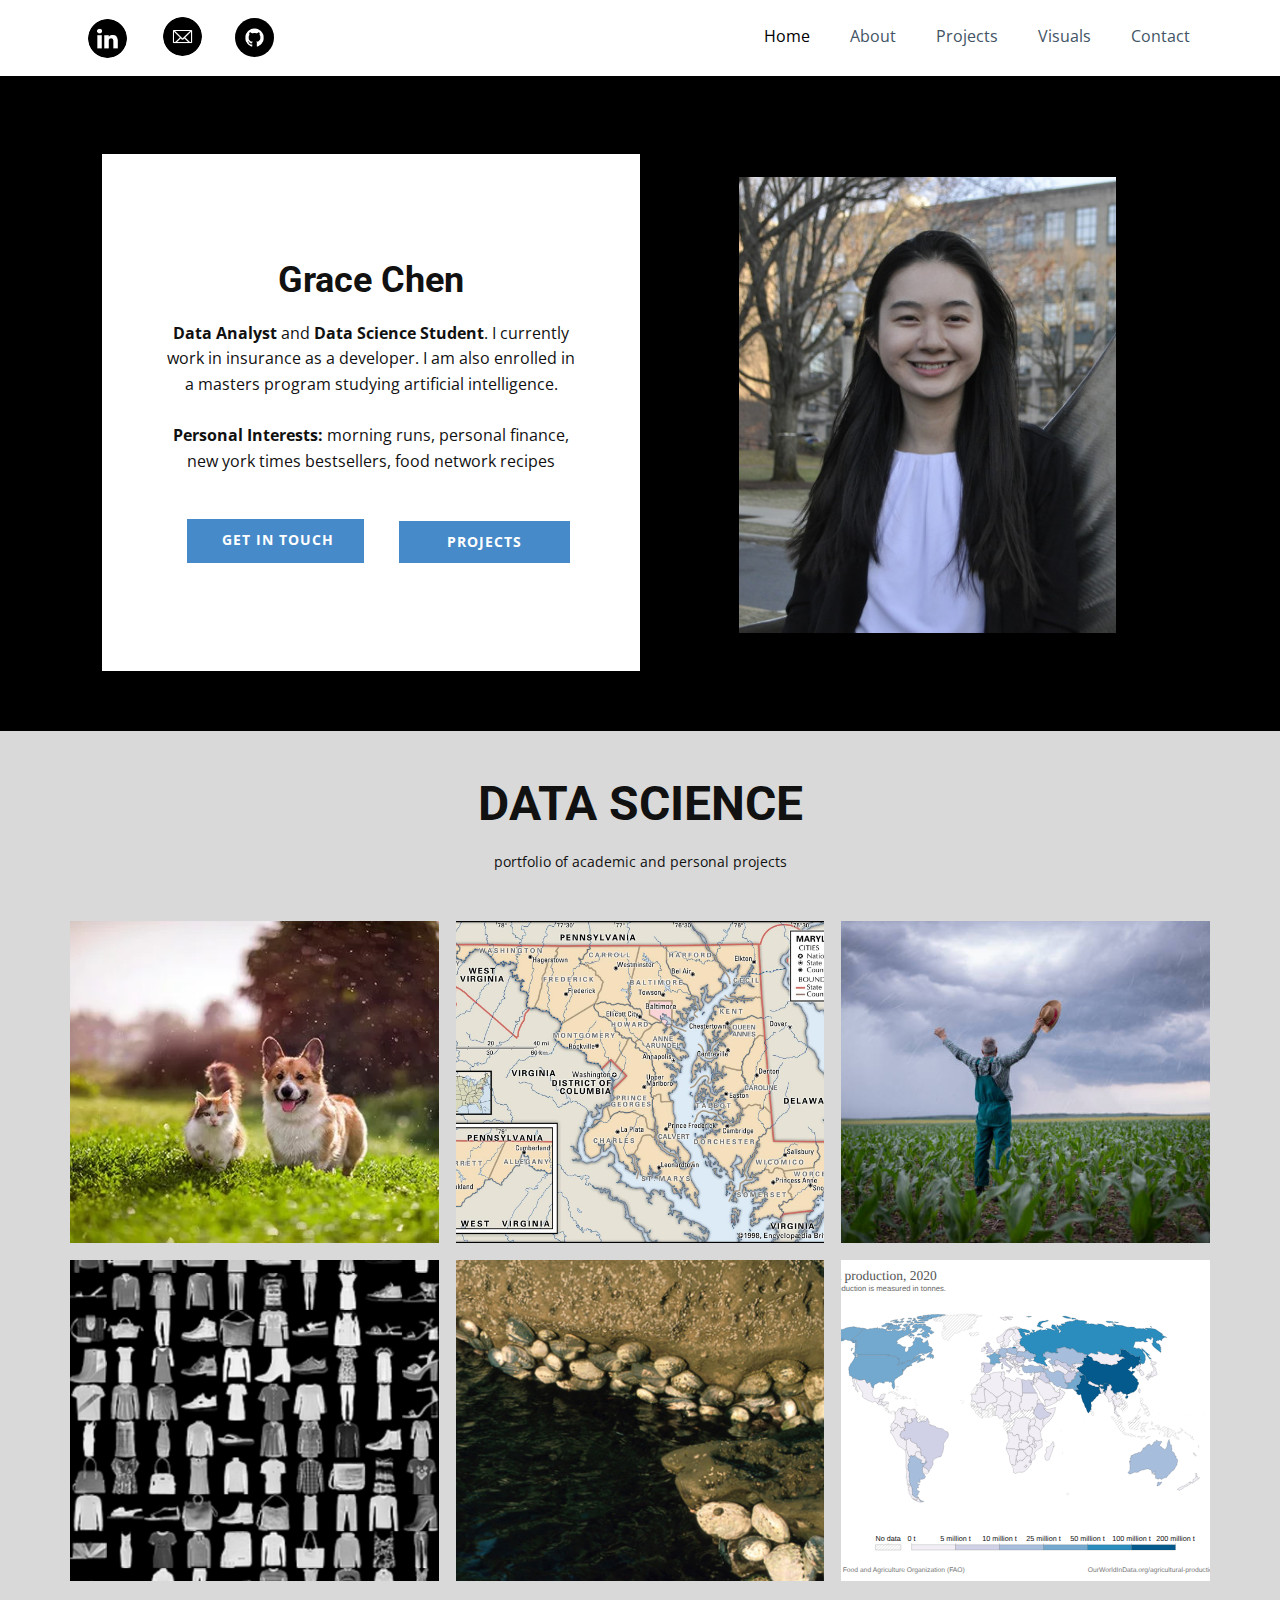
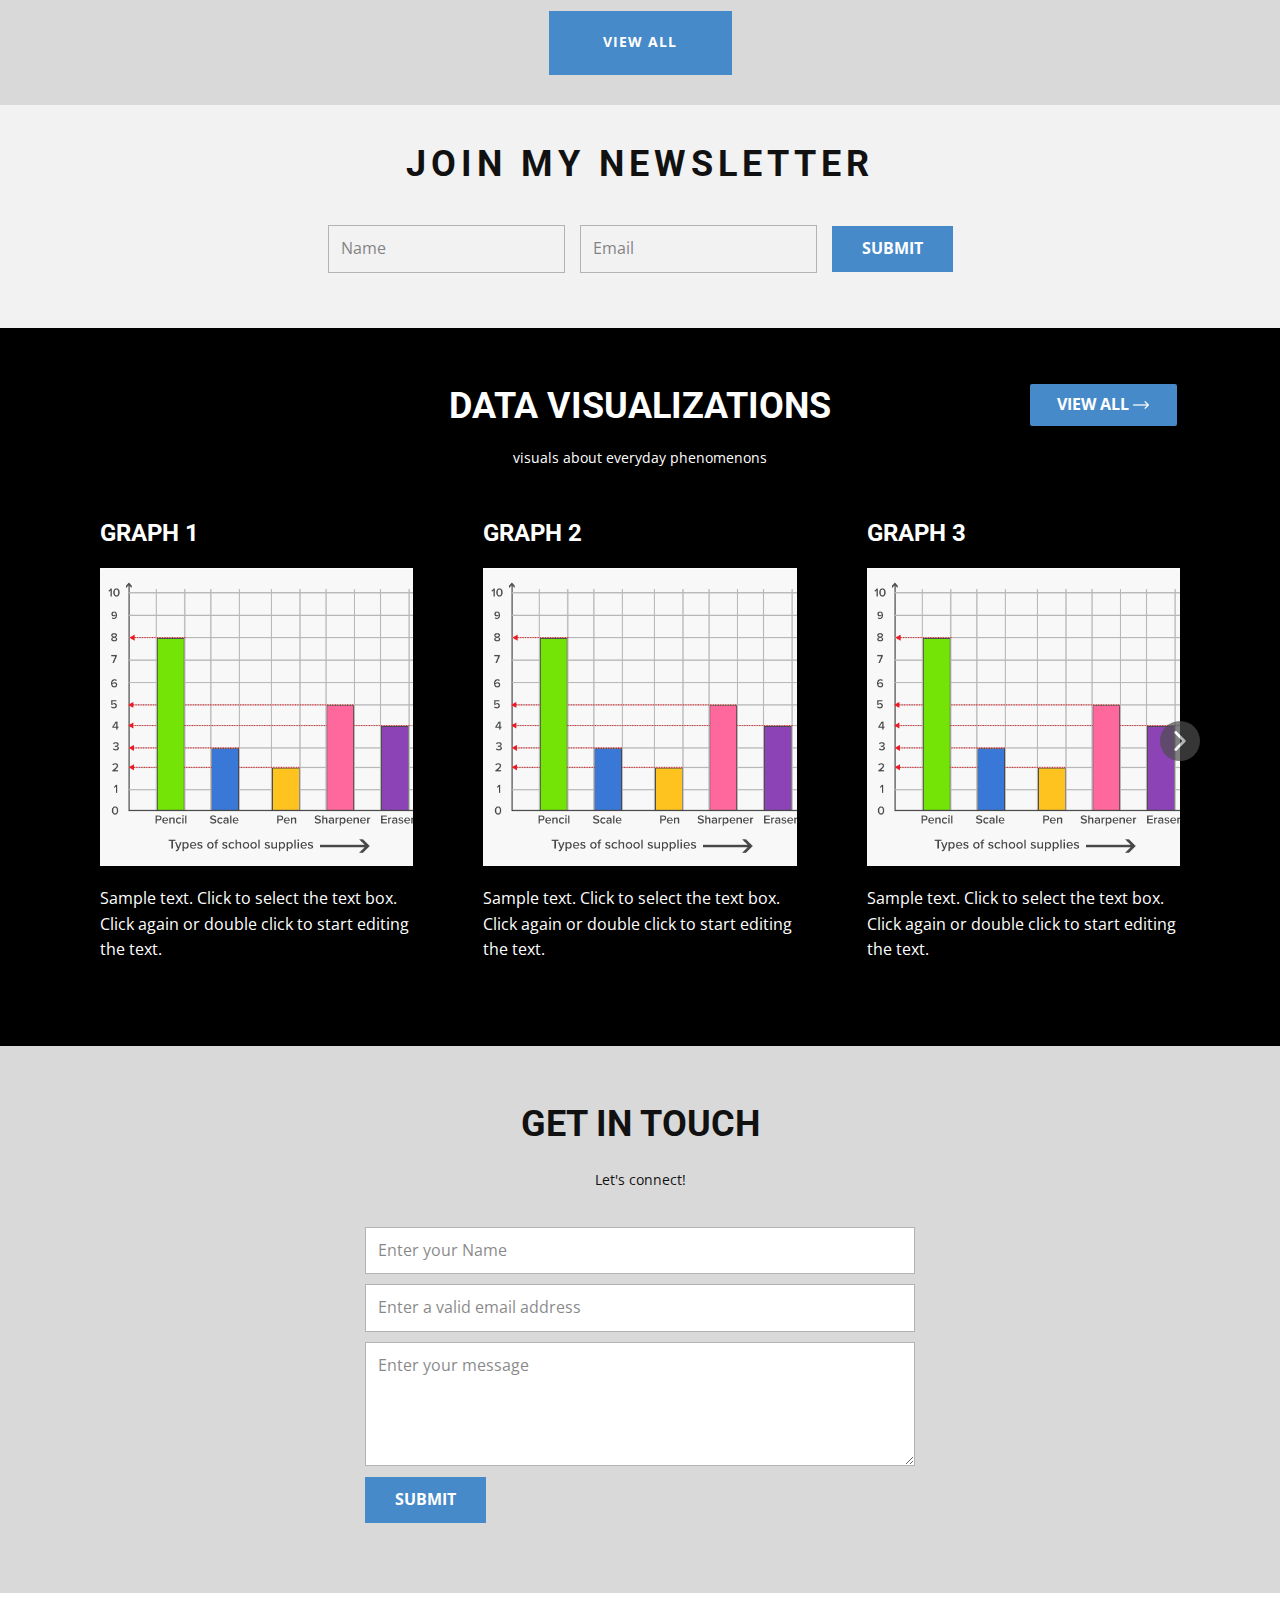
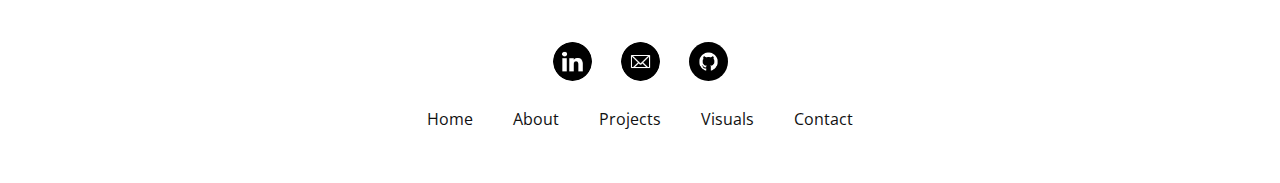
<file: Home.html>
<!DOCTYPE html>
<html style="font-size: 16px;" lang="en"><head>
    <meta name="viewport" content="width=device-width, initial-scale=1.0">
    <meta charset="utf-8">
    <meta name="keywords" content="p​ortfolio, design, contact us, INTUITIVE">
    <meta name="description" content="">
    <title>Home</title>
    <link rel="stylesheet" href="nicepage.css" media="screen">
<link rel="stylesheet" href="Home.css" media="screen">
    <script class="u-script" type="text/javascript" src="jquery.js" defer=""></script>
    <script class="u-script" type="text/javascript" src="nicepage.js" defer=""></script>
    <meta name="generator" content="Nicepage 5.0.7, nicepage.com">
    <meta name="referrer" content="origin">
    <link id="u-theme-google-font" rel="stylesheet" href="https://fonts.googleapis.com/css?family=Roboto:100,100i,300,300i,400,400i,500,500i,700,700i,900,900i|Open+Sans:300,300i,400,400i,500,500i,600,600i,700,700i,800,800i">
    
    
    
    
    
    
    <script type="application/ld+json">{
		"@context": "http://schema.org",
		"@type": "Organization",
		"name": ""
}</script>
    <meta name="theme-color" content="#478ac9">
    <meta property="og:title" content="Home">
    <meta property="og:type" content="website">
  </head>
  <body class="u-body u-xl-mode" data-lang="en"><header class="u-clearfix u-header u-header" id="sec-818a"><div class="u-clearfix u-sheet u-sheet-1">
        <nav class="u-menu u-menu-one-level u-offcanvas u-menu-1">
          <div class="menu-collapse" style="font-size: 1rem; letter-spacing: 0px;">
            <a class="u-button-style u-custom-left-right-menu-spacing u-custom-padding-bottom u-custom-text-active-color u-custom-text-color u-custom-text-hover-color u-custom-top-bottom-menu-spacing u-nav-link u-text-active-palette-1-base u-text-hover-palette-2-base" href="#">
              <svg class="u-svg-link" viewBox="0 0 24 24"><use xmlns:xlink="http://www.w3.org/1999/xlink" xlink:href="#menu-hamburger"></use></svg>
              <svg class="u-svg-content" version="1.1" id="menu-hamburger" viewBox="0 0 16 16" x="0px" y="0px" xmlns:xlink="http://www.w3.org/1999/xlink" xmlns="http://www.w3.org/2000/svg"><g><rect y="1" width="16" height="2"></rect><rect y="7" width="16" height="2"></rect><rect y="13" width="16" height="2"></rect>
</g></svg>
            </a>
          </div>
          <div class="u-custom-menu u-nav-container">
            <ul class="u-nav u-unstyled u-nav-1"><li class="u-nav-item"><a class="u-button-style u-nav-link u-text-active-black u-text-hover-palette-1-dark-1 u-text-palette-1-dark-2" href="Home.html" style="padding: 10px 20px;">Home</a>
</li><li class="u-nav-item"><a class="u-button-style u-nav-link u-text-active-black u-text-hover-palette-1-dark-1 u-text-palette-1-dark-2" href="About.html" style="padding: 10px 20px;">About</a>
</li><li class="u-nav-item"><a class="u-button-style u-nav-link u-text-active-black u-text-hover-palette-1-dark-1 u-text-palette-1-dark-2" href="Projects.html" style="padding: 10px 20px;">Projects</a>
</li><li class="u-nav-item"><a class="u-button-style u-nav-link u-text-active-black u-text-hover-palette-1-dark-1 u-text-palette-1-dark-2" href="Visuals.html" style="padding: 10px 20px;">Visuals</a>
</li><li class="u-nav-item"><a class="u-button-style u-nav-link u-text-active-black u-text-hover-palette-1-dark-1 u-text-palette-1-dark-2" href="Contact.html" style="padding: 10px 20px;">Contact</a>
</li></ul>
          </div>
          <div class="u-custom-menu u-nav-container-collapse">
            <div class="u-black u-container-style u-inner-container-layout u-opacity u-opacity-95 u-sidenav">
              <div class="u-inner-container-layout u-sidenav-overflow">
                <div class="u-menu-close"></div>
                <ul class="u-align-center u-nav u-popupmenu-items u-unstyled u-nav-2"><li class="u-nav-item"><a class="u-button-style u-nav-link" href="Home.html">Home</a>
</li><li class="u-nav-item"><a class="u-button-style u-nav-link" href="About.html">About</a>
</li><li class="u-nav-item"><a class="u-button-style u-nav-link" href="Projects.html">Projects</a>
</li><li class="u-nav-item"><a class="u-button-style u-nav-link" href="Visuals.html">Visuals</a>
</li><li class="u-nav-item"><a class="u-button-style u-nav-link" href="Contact.html">Contact</a>
</li></ul>
              </div>
            </div>
            <div class="u-black u-menu-overlay u-opacity u-opacity-70"></div>
          </div>
        </nav>
        <img class="u-image u-image-circle u-preserve-proportions u-image-1" src="images/b51b78ecc9e5711274931774e433b5e6.png" alt="" data-image-width="1000" data-image-height="1000" data-href="https://github.com/grchen99" data-target="_blank">
        <img class="u-image u-image-circle u-image-contain u-preserve-proportions u-image-2" src="images/b51b78ecc9e5711274931774e433b5e61.png" alt="" data-image-width="512" data-image-height="512" data-href="mailto: grchen99@gmail.com" data-target="_blank">
        <img class="u-image u-image-circle u-image-contain u-preserve-proportions u-image-3" src="images/new-linkedin-logo-white-black-png1.png" alt="" data-image-width="512" data-image-height="512" data-href="https://www.linkedin.com/in/gracechenn/" data-target="_blank">
      </div></header>
    <section class="u-black u-clearfix u-section-1" id="sec-3273">
      <div class="u-clearfix u-sheet u-sheet-1">
        <div class="u-clearfix u-gutter-0 u-layout-wrap u-layout-wrap-1">
          <div class="u-layout" style="">
            <div class="u-layout-row" style="">
              <div class="u-align-center u-container-style u-layout-cell u-left-cell u-size-30 u-size-xs-60 u-white u-layout-cell-1" src="">
                <div class="u-container-layout u-container-layout-1">
                  <h2 class="u-text u-text-1">Grace Chen</h2>
                  <p class="u-text u-text-2">
                    <span style="font-weight: 700;"> Data Analyst</span> and <span style="font-weight: 700;">Data Science Student</span>. I currently work in insurance as a developer. I am also enrolled in a masters program studying artificial intelligence.<br>
                    <br>
                    <span style="font-weight: 700;">Personal Interests:</span> morning runs, personal finance, new york times bestsellers, food network recipes<br>
                  </p>
                  <a href="Contact.html" class="u-active-none u-border-none u-btn u-button-style u-hover-palette-5-dark-2 u-palette-1-base u-text-body-alt-color u-btn-1"><span class="u-icon"></span>&nbsp;GET IN TOUCH
                  </a>
                  <a href="Projects.html" class="u-active-none u-border-none u-btn u-button-style u-hover-palette-5-dark-2 u-palette-1-base u-text-body-alt-color u-btn-2">PROJECTS</a>
                </div>
              </div>
              <div class="u-align-center u-container-style u-layout-cell u-right-cell u-size-30 u-size-xs-60 u-layout-cell-2" src="">
                <div class="u-container-layout u-container-layout-2" src="">
                  <img class="u-image u-image-1" src="images/GraceChen.jpeg" data-image-width="500" data-image-height="500">
                </div>
              </div>
            </div>
          </div>
        </div>
      </div>
    </section>
    <section class="u-align-center u-clearfix u-grey-15 u-section-2" id="carousel_1b0a">
      <div class="u-clearfix u-sheet u-sheet-1">
        <h2 class="u-text u-text-1"> DATA SCIENCE<br>
        </h2>
        <p class="u-small-text u-text u-text-default u-text-variant u-text-2">portfolio of academic and personal projects</p>
        <div class="u-expanded-width u-gallery u-layout-grid u-lightbox u-show-text-on-hover u-gallery-1">
          <div class="u-gallery-inner u-gallery-inner-1">
            <div class="u-effect-fade u-effect-hover-zoom u-gallery-item" data-href="Projects.html" title="Projects">
              <div class="u-back-slide" data-image-width="500" data-image-height="360">
                <img class="u-back-image u-expanded" src="images/dog-facts-cat-facts.webp">
              </div>
              <div class="u-over-slide u-shading u-over-slide-1">
                <h3 class="u-gallery-heading"></h3>
                <p class="u-gallery-text"></p>
              </div>
            </div>
            <div class="u-effect-fade u-effect-hover-zoom u-gallery-item u-gallery-item-2" data-href="Projects.html" title="Projects">
              <div class="u-back-slide" data-image-width="1600" data-image-height="1118">
                <img class="u-back-image u-expanded" src="images/MD-county.jpeg">
              </div>
              <div class="u-over-slide u-shading u-over-slide-2">
                <h3 class="u-gallery-heading"></h3>
                <p class="u-gallery-text"></p>
              </div>
            </div>
            <div class="u-effect-fade u-effect-hover-zoom u-gallery-item" data-image-width="612" data-image-height="408">
              <div class="u-back-slide">
                <img class="u-back-image u-expanded" src="images/istockphoto-1253227595-612x612.jpeg">
              </div>
              <div class="u-over-slide u-shading u-over-slide-3">
                <h3 class="u-gallery-heading"></h3>
                <p class="u-gallery-text"></p>
              </div>
            </div>
            <div class="u-effect-fade u-effect-hover-zoom u-gallery-item u-gallery-item-4" data-href="Projects.html" title="Projects">
              <div class="u-back-slide" data-image-width="1600" data-image-height="1600">
                <img class="u-back-image u-expanded" src="images/out.jpeg">
              </div>
              <div class="u-over-slide u-shading u-over-slide-4">
                <h3 class="u-gallery-heading"></h3>
                <p class="u-gallery-text"></p>
              </div>
            </div>
            <div class="u-effect-fade u-effect-hover-zoom u-gallery-item" data-href="Projects.html" title="Projects">
              <div class="u-back-slide" data-image-width="570" data-image-height="330">
                <img class="u-back-image u-expanded" src="images/BlackAbalone_GlennAllen_NOAA.jpeg">
              </div>
              <div class="u-over-slide u-shading u-over-slide-5">
                <h3 class="u-gallery-heading"></h3>
                <p class="u-gallery-text"></p>
              </div>
            </div>
            <div class="u-effect-fade u-effect-hover-zoom u-gallery-item" data-href="Projects.html" title="Projects">
              <div class="u-back-slide" data-image-width="850" data-image-height="600">
                <img class="u-back-image u-expanded" src="images/wheat-production.svg">
              </div>
              <div class="u-over-slide u-shading u-over-slide-6">
                <h3 class="u-gallery-heading"></h3>
                <p class="u-gallery-text"></p>
              </div>
            </div>
          </div>
        </div>
        <a href="Projects.html" class="u-align-center u-border-none u-btn u-button-style u-hover-palette-5-dark-2 u-palette-1-base u-btn-1">VIEW ALL</a>
      </div>
    </section>
    <section class="u-align-center u-clearfix u-grey-5 u-section-3" id="sec-ca15">
      <div class="u-clearfix u-sheet u-valign-middle u-sheet-1">
        <h2 class="u-text u-text-default u-text-1">join my newsletter</h2>
        <div class="u-form u-form-1">
          <form action="https://forms.nicepagesrv.com/Form/Process" class="u-clearfix u-form-horizontal u-form-spacing-15 u-inner-form" style="padding: 15px;" source="email">
            <div class="u-form-group u-form-name u-label-none">
              <label for="name-ef64" class="u-label">Name</label>
              <input type="text" placeholder="Name" id="name-ef64" name="name" class="u-border-1 u-border-grey-30 u-input u-input-rectangle" required="">
            </div>
            <div class="u-form-email u-form-group u-label-none">
              <label for="email-ef64" class="u-label">Email</label>
              <input type="email" placeholder="Email" id="email-ef64" name="email" class="u-border-1 u-border-grey-30 u-input u-input-rectangle" required="">
            </div>
            <div class="u-form-group u-form-submit">
              <a href="#" class="u-border-none u-btn u-btn-submit u-button-style u-hover-palette-5-dark-2 u-palette-1-base u-btn-1">SUBMIT</a>
              <input type="submit" value="submit" class="u-form-control-hidden">
            </div>
            <div class="u-form-send-message u-form-send-success">#FormSendSuccess</div>
            <div class="u-form-send-error u-form-send-message">#FormSendError</div>
            <input type="hidden" value="" name="recaptchaResponse">
            <input type="hidden" name="formServices" value="b003558cd169cad5e85576912c5d4e5e">
          </form>
        </div>
      </div>
    </section>
    <section class="u-align-center u-black u-clearfix u-section-4" id="sec-8e33">
      <div class="u-clearfix u-sheet u-sheet-1">
        <a href="https://nicepage.com/wordpress-website-builder" class="u-border-none u-btn u-btn-round u-button-style u-hover-palette-5-dark-2 u-palette-1-base u-radius-2 u-text-body-alt-color u-btn-1">VIEW ALL&nbsp;<span class="u-file-icon u-icon u-text-white"><img src="images/545682-e3dab56f.png" alt=""></span>
        </a>
        <h2 class="u-text u-text-default u-text-1">DATA VISUALIZATIONS</h2>
        <p class="u-small-text u-text u-text-default u-text-variant u-text-2">visuals about everyday phenomenons</p>
        <div class="u-expanded-width u-layout-horizontal u-list u-list-1">
          <div class="u-repeater u-repeater-1">
            <div class="u-align-left u-container-style u-list-item u-repeater-item">
              <div class="u-container-layout u-similar-container u-container-layout-1">
                <h4 class="u-text u-text-3">GRAPH 1</h4>
                <img class="u-expanded-width u-image u-image-default u-image-1" alt="" data-image-width="680" data-image-height="492" src="images/graphs-3-01.webp" data-href="Visuals.html" title="Visuals">
                <p class="u-text u-text-4">Sample text. Click to select the text box. Click again or double click to start editing the text.</p>
              </div>
            </div>
            <div class="u-align-left u-container-style u-list-item u-repeater-item">
              <div class="u-container-layout u-similar-container u-container-layout-2">
                <h4 class="u-text u-text-5">GRAPH 2</h4>
                <img class="u-expanded-width u-image u-image-default u-image-2" alt="" data-image-width="680" data-image-height="492" src="images/graphs-3-01.webp" data-href="Visuals.html" title="Visuals">
                <p class="u-text u-text-6">Sample text. Click to select the text box. Click again or double click to start editing the text.</p>
              </div>
            </div>
            <div class="u-align-left u-container-style u-list-item u-repeater-item">
              <div class="u-container-layout u-similar-container u-container-layout-3">
                <h4 class="u-text u-text-7">GRAPH 3</h4>
                <img class="u-expanded-width u-image u-image-default u-image-3" alt="" data-image-width="680" data-image-height="492" src="images/graphs-3-01.webp" data-href="Visuals.html" title="Visuals">
                <p class="u-text u-text-8">Sample text. Click to select the text box. Click again or double click to start editing the text.</p>
              </div>
            </div>
            <div class="u-align-left u-container-style u-list-item u-repeater-item">
              <div class="u-container-layout u-similar-container u-container-layout-4">
                <h4 class="u-text u-text-9">GRAPH 4</h4>
                <img class="u-expanded-width u-image u-image-default u-image-4" alt="" data-image-width="680" data-image-height="492" src="images/graphs-3-01.webp">
                <p class="u-text u-text-10">Sample text. Click to select the text box. Click again or double click to start editing the text.</p>
              </div>
            </div>
          </div>
          <a class="u-absolute-vcenter u-gallery-nav u-gallery-nav-prev u-grey-70 u-icon-circle u-opacity u-opacity-70 u-spacing-10 u-text-white u-gallery-nav-1" href="#" role="button">
            <span aria-hidden="true">
              <svg viewBox="0 0 451.847 451.847"><path d="M97.141,225.92c0-8.095,3.091-16.192,9.259-22.366L300.689,9.27c12.359-12.359,32.397-12.359,44.751,0
c12.354,12.354,12.354,32.388,0,44.748L173.525,225.92l171.903,171.909c12.354,12.354,12.354,32.391,0,44.744
c-12.354,12.365-32.386,12.365-44.745,0l-194.29-194.281C100.226,242.115,97.141,234.018,97.141,225.92z"></path></svg>
            </span>
            <span class="sr-only">
              <svg viewBox="0 0 451.847 451.847"><path d="M97.141,225.92c0-8.095,3.091-16.192,9.259-22.366L300.689,9.27c12.359-12.359,32.397-12.359,44.751,0
c12.354,12.354,12.354,32.388,0,44.748L173.525,225.92l171.903,171.909c12.354,12.354,12.354,32.391,0,44.744
c-12.354,12.365-32.386,12.365-44.745,0l-194.29-194.281C100.226,242.115,97.141,234.018,97.141,225.92z"></path></svg>
            </span>
          </a>
          <a class="u-absolute-vcenter u-gallery-nav u-gallery-nav-next u-grey-70 u-icon-circle u-opacity u-opacity-70 u-spacing-10 u-text-white u-gallery-nav-2" href="#" role="button">
            <span aria-hidden="true">
              <svg viewBox="0 0 451.846 451.847"><path d="M345.441,248.292L151.154,442.573c-12.359,12.365-32.397,12.365-44.75,0c-12.354-12.354-12.354-32.391,0-44.744
L278.318,225.92L106.409,54.017c-12.354-12.359-12.354-32.394,0-44.748c12.354-12.359,32.391-12.359,44.75,0l194.287,194.284
c6.177,6.18,9.262,14.271,9.262,22.366C354.708,234.018,351.617,242.115,345.441,248.292z"></path></svg>
            </span>
            <span class="sr-only">
              <svg viewBox="0 0 451.846 451.847"><path d="M345.441,248.292L151.154,442.573c-12.359,12.365-32.397,12.365-44.75,0c-12.354-12.354-12.354-32.391,0-44.744
L278.318,225.92L106.409,54.017c-12.354-12.359-12.354-32.394,0-44.748c12.354-12.359,32.391-12.359,44.75,0l194.287,194.284
c6.177,6.18,9.262,14.271,9.262,22.366C354.708,234.018,351.617,242.115,345.441,248.292z"></path></svg>
            </span>
          </a>
        </div>
      </div>
    </section>
    <section class="u-align-center u-clearfix u-grey-15 u-section-5" id="sec-9ccc">
      <div class="u-clearfix u-sheet u-valign-middle u-sheet-1">
        <h2 class="u-text u-text-default u-text-1">GET IN TOUCH</h2>
        <p class="u-small-text u-text u-text-default u-text-variant u-text-2">Let's connect!</p>
        <div class="u-form u-form-1">
          <form action="https://forms.nicepagesrv.com/Form/Process" class="u-clearfix u-form-spacing-10 u-form-vertical u-inner-form" style="padding: 10px" source="email" name="form">
            <div class="u-form-group u-form-name u-label-none">
              <label for="name-3b9a" class="u-label">Name</label>
              <input type="text" placeholder="Enter your Name" id="name-3b9a" name="name" class="u-border-1 u-border-grey-30 u-input u-input-rectangle u-white" required="">
            </div>
            <div class="u-form-email u-form-group u-label-none">
              <label for="email-3b9a" class="u-label">Email</label>
              <input type="email" placeholder="Enter a valid email address" id="email-3b9a" name="email" class="u-border-1 u-border-grey-30 u-input u-input-rectangle u-white" required="">
            </div>
            <div class="u-form-group u-form-message u-label-none">
              <label for="message-3b9a" class="u-label">Message</label>
              <textarea placeholder="Enter your message" rows="4" cols="50" id="message-3b9a" name="message" class="u-border-1 u-border-grey-30 u-input u-input-rectangle u-white" required=""></textarea>
            </div>
            <div class="u-align-left u-form-group u-form-submit">
              <a href="#" class="u-border-none u-btn u-btn-submit u-button-style u-hover-palette-5-dark-2 u-palette-1-base u-btn-1">SUBMIT</a>
              <input type="submit" value="submit" class="u-form-control-hidden">
            </div>
            <div class="u-form-send-message u-form-send-success"> Thank you! Your message has been sent. </div>
            <div class="u-form-send-error u-form-send-message"> Unable to send your message. Please fix errors then try again. </div>
            <input type="hidden" value="" name="recaptchaResponse">
            <input type="hidden" name="formServices" value="b003558cd169cad5e85576912c5d4e5e">
          </form>
        </div>
      </div>
    </section>
    
    
    <footer class="u-align-center u-clearfix u-footer u-white u-footer" id="sec-1e18"><div class="u-clearfix u-sheet u-sheet-1">
        <img class="u-image u-image-circle u-preserve-proportions u-image-1" src="images/b51b78ecc9e5711274931774e433b5e6.png" alt="" data-image-width="1000" data-image-height="1000" data-href="https://github.com/grchen99" data-target="_blank">
        <img class="u-image u-image-circle u-image-contain u-preserve-proportions u-image-2" src="images/b51b78ecc9e5711274931774e433b5e61.png" alt="" data-image-width="512" data-image-height="512" data-href="mailto:grchen99@gmail.com" data-target="_blank">
        <img class="u-image u-image-circle u-image-contain u-preserve-proportions u-image-3" src="images/new-linkedin-logo-white-black-png1.png" alt="" data-image-width="512" data-image-height="512" data-href="https://www.linkedin.com/in/gracechenn/" data-target="_blank">
        <nav class="u-menu u-menu-one-level u-offcanvas u-menu-1">
          <div class="menu-collapse">
            <a class="u-button-style u-nav-link" href="#">
              <svg class="u-svg-link" viewBox="0 0 24 24"><use xmlns:xlink="http://www.w3.org/1999/xlink" xlink:href="#svg-ebf2"></use></svg>
              <svg class="u-svg-content" version="1.1" id="svg-ebf2" viewBox="0 0 16 16" x="0px" y="0px" xmlns:xlink="http://www.w3.org/1999/xlink" xmlns="http://www.w3.org/2000/svg"><g><rect y="1" width="16" height="2"></rect><rect y="7" width="16" height="2"></rect><rect y="13" width="16" height="2"></rect>
</g></svg>
            </a>
          </div>
          <div class="u-custom-menu u-nav-container">
            <ul class="u-nav u-unstyled"><li class="u-nav-item"><a class="u-button-style u-nav-link" href="Home.html">Home</a>
</li><li class="u-nav-item"><a class="u-button-style u-nav-link" href="About.html">About</a>
</li><li class="u-nav-item"><a class="u-button-style u-nav-link" href="Projects.html">Projects</a>
</li><li class="u-nav-item"><a class="u-button-style u-nav-link" href="Visuals.html">Visuals</a>
</li><li class="u-nav-item"><a class="u-button-style u-nav-link" href="Contact.html">Contact</a>
</li></ul>
          </div>
          <div class="u-custom-menu u-nav-container-collapse">
            <div class="u-black u-container-style u-inner-container-layout u-opacity u-opacity-95 u-sidenav">
              <div class="u-inner-container-layout u-sidenav-overflow">
                <div class="u-menu-close"></div>
                <ul class="u-align-center u-nav u-popupmenu-items u-unstyled u-nav-2"><li class="u-nav-item"><a class="u-button-style u-nav-link" href="Home.html">Home</a>
</li><li class="u-nav-item"><a class="u-button-style u-nav-link" href="About.html">About</a>
</li><li class="u-nav-item"><a class="u-button-style u-nav-link" href="Projects.html">Projects</a>
</li><li class="u-nav-item"><a class="u-button-style u-nav-link" href="Visuals.html">Visuals</a>
</li><li class="u-nav-item"><a class="u-button-style u-nav-link" href="Contact.html">Contact</a>
</li></ul>
              </div>
            </div>
            <div class="u-black u-menu-overlay u-opacity u-opacity-70"></div>
          </div>
        </nav>
      </div></footer>
  
</body></html>
</file>
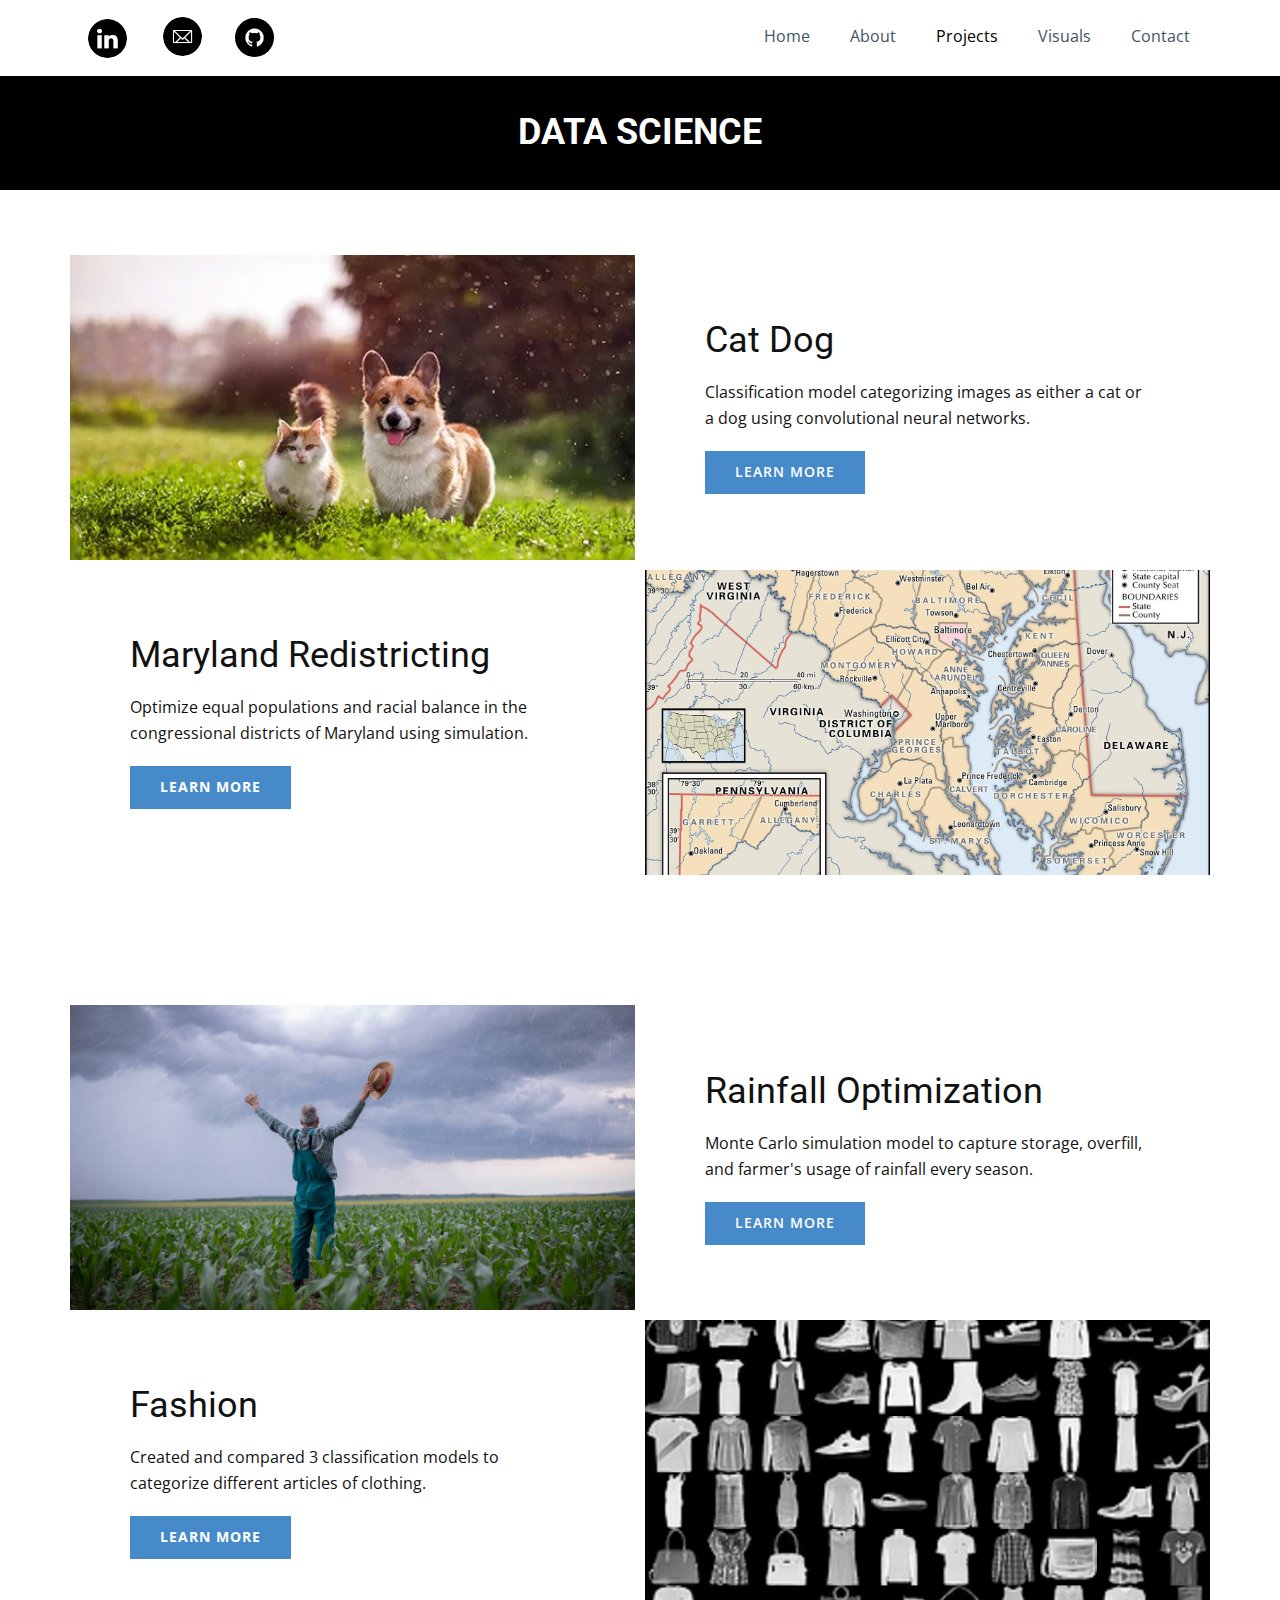
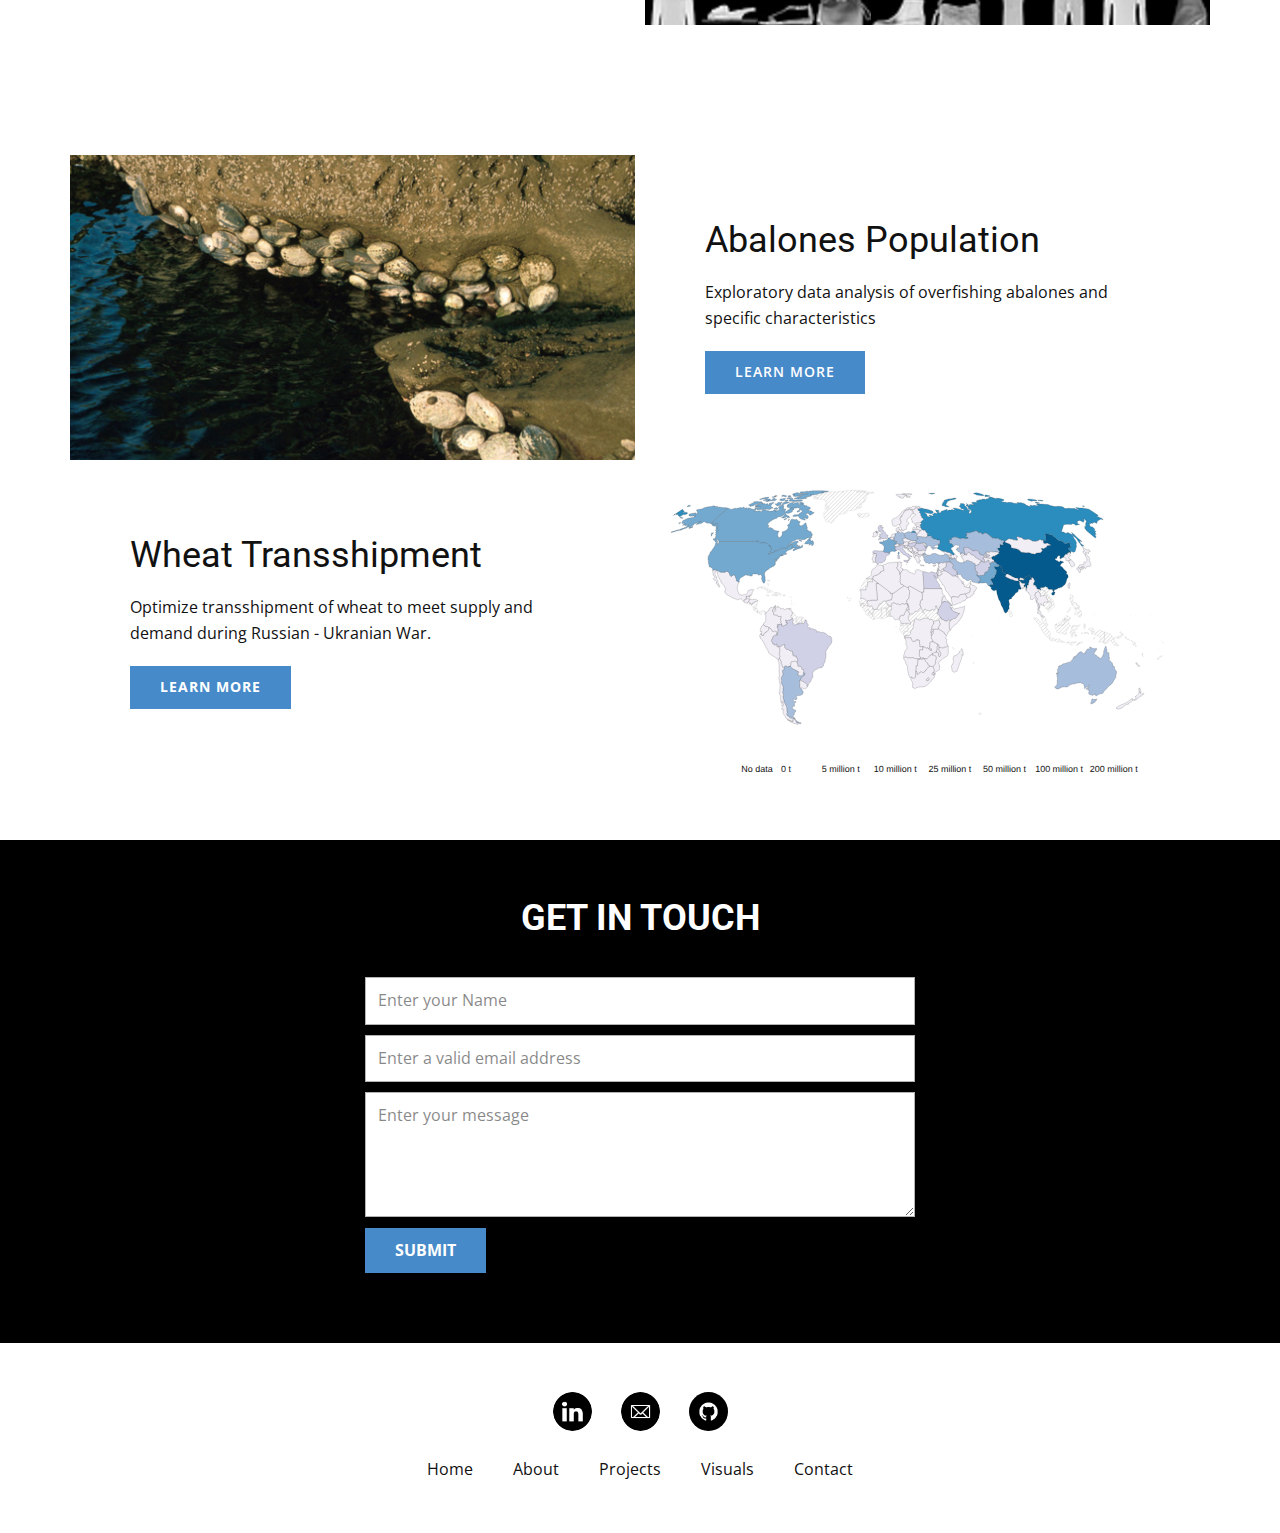
<file: Projects.html>
<!DOCTYPE html>
<html style="font-size: 16px;" lang="en"><head>
    <meta name="viewport" content="width=device-width, initial-scale=1.0">
    <meta charset="utf-8">
    <meta name="keywords" content="DATA SCIENCE, GET IN TOUCH">
    <meta name="description" content="">
    <title>Projects</title>
    <link rel="stylesheet" href="nicepage.css" media="screen">
<link rel="stylesheet" href="Projects.css" media="screen">
    <script class="u-script" type="text/javascript" src="jquery.js" defer=""></script>
    <script class="u-script" type="text/javascript" src="nicepage.js" defer=""></script>
    <meta name="generator" content="Nicepage 5.0.7, nicepage.com">
    <meta name="referrer" content="origin">
    <link id="u-theme-google-font" rel="stylesheet" href="https://fonts.googleapis.com/css?family=Roboto:100,100i,300,300i,400,400i,500,500i,700,700i,900,900i|Open+Sans:300,300i,400,400i,500,500i,600,600i,700,700i,800,800i">
    
    
    
    
    
    
    <script type="application/ld+json">{
		"@context": "http://schema.org",
		"@type": "Organization",
		"name": ""
}</script>
    <meta name="theme-color" content="#478ac9">
    <meta property="og:title" content="Projects">
    <meta property="og:type" content="website">
  </head>
  <body class="u-body u-xl-mode" data-lang="en"><header class="u-clearfix u-header u-header" id="sec-818a"><div class="u-clearfix u-sheet u-sheet-1">
        <nav class="u-menu u-menu-one-level u-offcanvas u-menu-1">
          <div class="menu-collapse" style="font-size: 1rem; letter-spacing: 0px;">
            <a class="u-button-style u-custom-left-right-menu-spacing u-custom-padding-bottom u-custom-text-active-color u-custom-text-color u-custom-text-hover-color u-custom-top-bottom-menu-spacing u-nav-link u-text-active-palette-1-base u-text-hover-palette-2-base" href="#">
              <svg class="u-svg-link" viewBox="0 0 24 24"><use xmlns:xlink="http://www.w3.org/1999/xlink" xlink:href="#menu-hamburger"></use></svg>
              <svg class="u-svg-content" version="1.1" id="menu-hamburger" viewBox="0 0 16 16" x="0px" y="0px" xmlns:xlink="http://www.w3.org/1999/xlink" xmlns="http://www.w3.org/2000/svg"><g><rect y="1" width="16" height="2"></rect><rect y="7" width="16" height="2"></rect><rect y="13" width="16" height="2"></rect>
</g></svg>
            </a>
          </div>
          <div class="u-custom-menu u-nav-container">
            <ul class="u-nav u-unstyled u-nav-1"><li class="u-nav-item"><a class="u-button-style u-nav-link u-text-active-black u-text-hover-palette-1-dark-1 u-text-palette-1-dark-2" href="Home.html" style="padding: 10px 20px;">Home</a>
</li><li class="u-nav-item"><a class="u-button-style u-nav-link u-text-active-black u-text-hover-palette-1-dark-1 u-text-palette-1-dark-2" href="About.html" style="padding: 10px 20px;">About</a>
</li><li class="u-nav-item"><a class="u-button-style u-nav-link u-text-active-black u-text-hover-palette-1-dark-1 u-text-palette-1-dark-2" href="Projects.html" style="padding: 10px 20px;">Projects</a>
</li><li class="u-nav-item"><a class="u-button-style u-nav-link u-text-active-black u-text-hover-palette-1-dark-1 u-text-palette-1-dark-2" href="Visuals.html" style="padding: 10px 20px;">Visuals</a>
</li><li class="u-nav-item"><a class="u-button-style u-nav-link u-text-active-black u-text-hover-palette-1-dark-1 u-text-palette-1-dark-2" href="Contact.html" style="padding: 10px 20px;">Contact</a>
</li></ul>
          </div>
          <div class="u-custom-menu u-nav-container-collapse">
            <div class="u-black u-container-style u-inner-container-layout u-opacity u-opacity-95 u-sidenav">
              <div class="u-inner-container-layout u-sidenav-overflow">
                <div class="u-menu-close"></div>
                <ul class="u-align-center u-nav u-popupmenu-items u-unstyled u-nav-2"><li class="u-nav-item"><a class="u-button-style u-nav-link" href="Home.html">Home</a>
</li><li class="u-nav-item"><a class="u-button-style u-nav-link" href="About.html">About</a>
</li><li class="u-nav-item"><a class="u-button-style u-nav-link" href="Projects.html">Projects</a>
</li><li class="u-nav-item"><a class="u-button-style u-nav-link" href="Visuals.html">Visuals</a>
</li><li class="u-nav-item"><a class="u-button-style u-nav-link" href="Contact.html">Contact</a>
</li></ul>
              </div>
            </div>
            <div class="u-black u-menu-overlay u-opacity u-opacity-70"></div>
          </div>
        </nav>
        <img class="u-image u-image-circle u-preserve-proportions u-image-1" src="images/b51b78ecc9e5711274931774e433b5e6.png" alt="" data-image-width="1000" data-image-height="1000" data-href="https://github.com/grchen99" data-target="_blank">
        <img class="u-image u-image-circle u-image-contain u-preserve-proportions u-image-2" src="images/b51b78ecc9e5711274931774e433b5e61.png" alt="" data-image-width="512" data-image-height="512" data-href="mailto: grchen99@gmail.com" data-target="_blank">
        <img class="u-image u-image-circle u-image-contain u-preserve-proportions u-image-3" src="images/new-linkedin-logo-white-black-png1.png" alt="" data-image-width="512" data-image-height="512" data-href="https://www.linkedin.com/in/gracechenn/" data-target="_blank">
      </div></header>
    <section class="u-black u-clearfix u-section-1" id="sec-58a5">
      <div class="u-clearfix u-sheet u-valign-middle u-sheet-1">
        <h2 class="u-text u-text-default u-text-1">DATA SCIENCE</h2>
      </div>
    </section>
    <section class="u-clearfix u-section-2" id="sec-87a8">
      <div class="u-clearfix u-sheet u-sheet-1">
        <div class="u-clearfix u-expanded-width u-gutter-10 u-layout-wrap u-layout-wrap-1">
          <div class="u-layout">
            <div class="u-layout-col">
              <div class="u-size-30">
                <div class="u-layout-row">
                  <div class="u-container-style u-image u-layout-cell u-left-cell u-size-30 u-image-1" src="" data-image-width="500" data-image-height="360">
                    <div class="u-container-layout u-valign-middle u-container-layout-1"></div>
                  </div>
                  <div class="u-align-left u-container-style u-layout-cell u-right-cell u-size-30 u-layout-cell-2">
                    <div class="u-container-layout u-valign-middle u-container-layout-2">
                      <h2 class="u-text u-text-1">Cat Dog&nbsp;</h2>
                      <p class="u-text u-text-2">Classification model categorizing images as either a cat or a dog using ​convolutional neural networks.</p>
                      <a href="" class="u-btn u-btn-rectangle u-button-style u-palette-1-base u-btn-1">learn more</a>
                    </div>
                  </div>
                </div>
              </div>
              <div class="u-size-30">
                <div class="u-layout-row">
                  <div class="u-align-left u-container-style u-layout-cell u-left-cell u-size-30 u-layout-cell-3">
                    <div class="u-container-layout u-valign-middle u-container-layout-3">
                      <h2 class="u-text u-text-3">Maryland Redistricting</h2>
                      <p class="u-text u-text-4">Optimize equal populations and racial balance in the congressional districts of Maryland using simulation.</p>
                      <a href="https://nicepage.com/k/announcement-html-templates" class="u-btn u-button-style u-hover-palette-1-dark-1 u-palette-1-base u-btn-2">LEARN MORE</a>
                    </div>
                  </div>
                  <div class="u-container-style u-image u-layout-cell u-right-cell u-size-30 u-image-2" src="" data-image-width="1600" data-image-height="1118">
                    <div class="u-container-layout u-valign-middle u-container-layout-4"></div>
                  </div>
                </div>
              </div>
            </div>
          </div>
        </div>
      </div>
    </section>
    <section class="u-clearfix u-section-3" id="sec-fc07">
      <div class="u-clearfix u-sheet u-sheet-1">
        <div class="u-clearfix u-expanded-width u-gutter-10 u-layout-wrap u-layout-wrap-1">
          <div class="u-layout">
            <div class="u-layout-col">
              <div class="u-size-30">
                <div class="u-layout-row">
                  <div class="u-container-style u-image u-layout-cell u-left-cell u-size-30 u-image-1" src="" data-image-width="612" data-image-height="408">
                    <div class="u-container-layout u-valign-middle u-container-layout-1"></div>
                  </div>
                  <div class="u-align-left u-container-style u-layout-cell u-right-cell u-size-30 u-layout-cell-2">
                    <div class="u-container-layout u-container-layout-2">
                      <h2 class="u-text u-text-1">Rainfall Optimization</h2>
                      <p class="u-text u-text-2">Monte Carlo simulation model to capture storage, overfill, and farmer's usage of rainfall every season.</p>
                      <a href="" class="u-btn u-btn-rectangle u-button-style u-palette-1-base u-btn-1">learn more</a>
                    </div>
                  </div>
                </div>
              </div>
              <div class="u-size-30">
                <div class="u-layout-row">
                  <div class="u-align-left u-container-style u-layout-cell u-left-cell u-size-30 u-layout-cell-3">
                    <div class="u-container-layout u-valign-middle u-container-layout-3">
                      <h2 class="u-text u-text-3">Fashion&nbsp;</h2>
                      <p class="u-text u-text-4">Created and compared 3 classification models to categorize different articles of clothing.</p>
                      <a href="https://nicepage.me" class="u-btn u-button-style u-hover-palette-1-dark-1 u-palette-1-base u-btn-2">LEARN MORE</a>
                    </div>
                  </div>
                  <div class="u-container-style u-image u-layout-cell u-right-cell u-size-30 u-image-2" src="" data-image-width="1600" data-image-height="1600">
                    <div class="u-container-layout u-valign-middle u-container-layout-4"></div>
                  </div>
                </div>
              </div>
            </div>
          </div>
        </div>
      </div>
    </section>
    <section class="u-clearfix u-section-4" id="sec-40dc">
      <div class="u-clearfix u-sheet u-sheet-1">
        <div class="u-clearfix u-expanded-width u-gutter-10 u-layout-wrap u-layout-wrap-1">
          <div class="u-layout">
            <div class="u-layout-col">
              <div class="u-size-30">
                <div class="u-layout-row">
                  <div class="u-container-style u-image u-layout-cell u-left-cell u-size-30 u-image-1" src="" data-image-width="570" data-image-height="330">
                    <div class="u-container-layout u-valign-middle u-container-layout-1"></div>
                  </div>
                  <div class="u-align-left u-container-style u-layout-cell u-right-cell u-size-30 u-layout-cell-2">
                    <div class="u-container-layout u-valign-middle u-container-layout-2">
                      <h2 class="u-text u-text-1">Abalones Population</h2>
                      <p class="u-text u-text-2">Exploratory data analysis of overfishing abalones and specific characteristics</p>
                      <a href="" class="u-btn u-btn-rectangle u-button-style u-palette-1-base u-btn-1">learn more</a>
                    </div>
                  </div>
                </div>
              </div>
              <div class="u-size-30">
                <div class="u-layout-row">
                  <div class="u-align-left u-container-style u-layout-cell u-left-cell u-size-30 u-layout-cell-3">
                    <div class="u-container-layout u-valign-middle u-container-layout-3">
                      <h2 class="u-text u-text-3">Wheat Transshipment</h2>
                      <p class="u-text u-text-4">Optimize transshipment of wheat to meet supply and demand during Russian - Ukranian War.</p>
                      <a href="https://nicepage.com/css-templates" class="u-btn u-button-style u-hover-palette-1-dark-1 u-palette-1-base u-btn-2">learn more</a>
                    </div>
                  </div>
                  <div class="u-container-style u-image u-layout-cell u-right-cell u-size-30 u-image-2" src="" data-image-width="850" data-image-height="600">
                    <div class="u-container-layout u-valign-middle u-container-layout-4"></div>
                  </div>
                </div>
              </div>
            </div>
          </div>
        </div>
      </div>
    </section>
    <section class="u-align-center u-black u-clearfix u-section-5" id="sec-bdb4">
      <div class="u-clearfix u-sheet u-valign-middle u-sheet-1">
        <h2 class="u-text u-text-default u-text-1">GET IN TOUCH</h2>
        <div class="u-form u-form-1">
          <form action="https://forms.nicepagesrv.com/Form/Process" class="u-clearfix u-form-spacing-10 u-form-vertical u-inner-form" style="padding: 10px" source="email" name="form">
            <div class="u-form-group u-form-name u-label-none">
              <label for="name-3b9a" class="u-label">Name</label>
              <input type="text" placeholder="Enter your Name" id="name-3b9a" name="name" class="u-border-1 u-border-grey-30 u-input u-input-rectangle u-white" required="">
            </div>
            <div class="u-form-email u-form-group u-label-none">
              <label for="email-3b9a" class="u-label">Email</label>
              <input type="email" placeholder="Enter a valid email address" id="email-3b9a" name="email" class="u-border-1 u-border-grey-30 u-input u-input-rectangle u-white" required="">
            </div>
            <div class="u-form-group u-form-message u-label-none">
              <label for="message-3b9a" class="u-label">Message</label>
              <textarea placeholder="Enter your message" rows="4" cols="50" id="message-3b9a" name="message" class="u-border-1 u-border-grey-30 u-input u-input-rectangle u-white" required=""></textarea>
            </div>
            <div class="u-align-left u-form-group u-form-submit">
              <a href="#" class="u-btn u-btn-submit u-button-style u-palette-1-base u-btn-1">SUBMIT</a>
              <input type="submit" value="submit" class="u-form-control-hidden">
            </div>
            <div class="u-form-send-message u-form-send-success"> Thank you! Your message has been sent. </div>
            <div class="u-form-send-error u-form-send-message"> Unable to send your message. Please fix errors then try again. </div>
            <input type="hidden" value="" name="recaptchaResponse">
            <input type="hidden" name="formServices" value="b003558cd169cad5e85576912c5d4e5e">
          </form>
        </div>
      </div>
    </section>
    
    
    <footer class="u-align-center u-clearfix u-footer u-white u-footer" id="sec-1e18"><div class="u-clearfix u-sheet u-sheet-1">
        <img class="u-image u-image-circle u-preserve-proportions u-image-1" src="images/b51b78ecc9e5711274931774e433b5e6.png" alt="" data-image-width="1000" data-image-height="1000" data-href="https://github.com/grchen99" data-target="_blank">
        <img class="u-image u-image-circle u-image-contain u-preserve-proportions u-image-2" src="images/b51b78ecc9e5711274931774e433b5e61.png" alt="" data-image-width="512" data-image-height="512" data-href="mailto:grchen99@gmail.com" data-target="_blank">
        <img class="u-image u-image-circle u-image-contain u-preserve-proportions u-image-3" src="images/new-linkedin-logo-white-black-png1.png" alt="" data-image-width="512" data-image-height="512" data-href="https://www.linkedin.com/in/gracechenn/" data-target="_blank">
        <nav class="u-menu u-menu-one-level u-offcanvas u-menu-1">
          <div class="menu-collapse">
            <a class="u-button-style u-nav-link" href="#">
              <svg class="u-svg-link" viewBox="0 0 24 24"><use xmlns:xlink="http://www.w3.org/1999/xlink" xlink:href="#svg-ebf2"></use></svg>
              <svg class="u-svg-content" version="1.1" id="svg-ebf2" viewBox="0 0 16 16" x="0px" y="0px" xmlns:xlink="http://www.w3.org/1999/xlink" xmlns="http://www.w3.org/2000/svg"><g><rect y="1" width="16" height="2"></rect><rect y="7" width="16" height="2"></rect><rect y="13" width="16" height="2"></rect>
</g></svg>
            </a>
          </div>
          <div class="u-custom-menu u-nav-container">
            <ul class="u-nav u-unstyled"><li class="u-nav-item"><a class="u-button-style u-nav-link" href="Home.html">Home</a>
</li><li class="u-nav-item"><a class="u-button-style u-nav-link" href="About.html">About</a>
</li><li class="u-nav-item"><a class="u-button-style u-nav-link" href="Projects.html">Projects</a>
</li><li class="u-nav-item"><a class="u-button-style u-nav-link" href="Visuals.html">Visuals</a>
</li><li class="u-nav-item"><a class="u-button-style u-nav-link" href="Contact.html">Contact</a>
</li></ul>
          </div>
          <div class="u-custom-menu u-nav-container-collapse">
            <div class="u-black u-container-style u-inner-container-layout u-opacity u-opacity-95 u-sidenav">
              <div class="u-inner-container-layout u-sidenav-overflow">
                <div class="u-menu-close"></div>
                <ul class="u-align-center u-nav u-popupmenu-items u-unstyled u-nav-2"><li class="u-nav-item"><a class="u-button-style u-nav-link" href="Home.html">Home</a>
</li><li class="u-nav-item"><a class="u-button-style u-nav-link" href="About.html">About</a>
</li><li class="u-nav-item"><a class="u-button-style u-nav-link" href="Projects.html">Projects</a>
</li><li class="u-nav-item"><a class="u-button-style u-nav-link" href="Visuals.html">Visuals</a>
</li><li class="u-nav-item"><a class="u-button-style u-nav-link" href="Contact.html">Contact</a>
</li></ul>
              </div>
            </div>
            <div class="u-black u-menu-overlay u-opacity u-opacity-70"></div>
          </div>
        </nav>
      </div></footer>
  
</body></html>
</file>
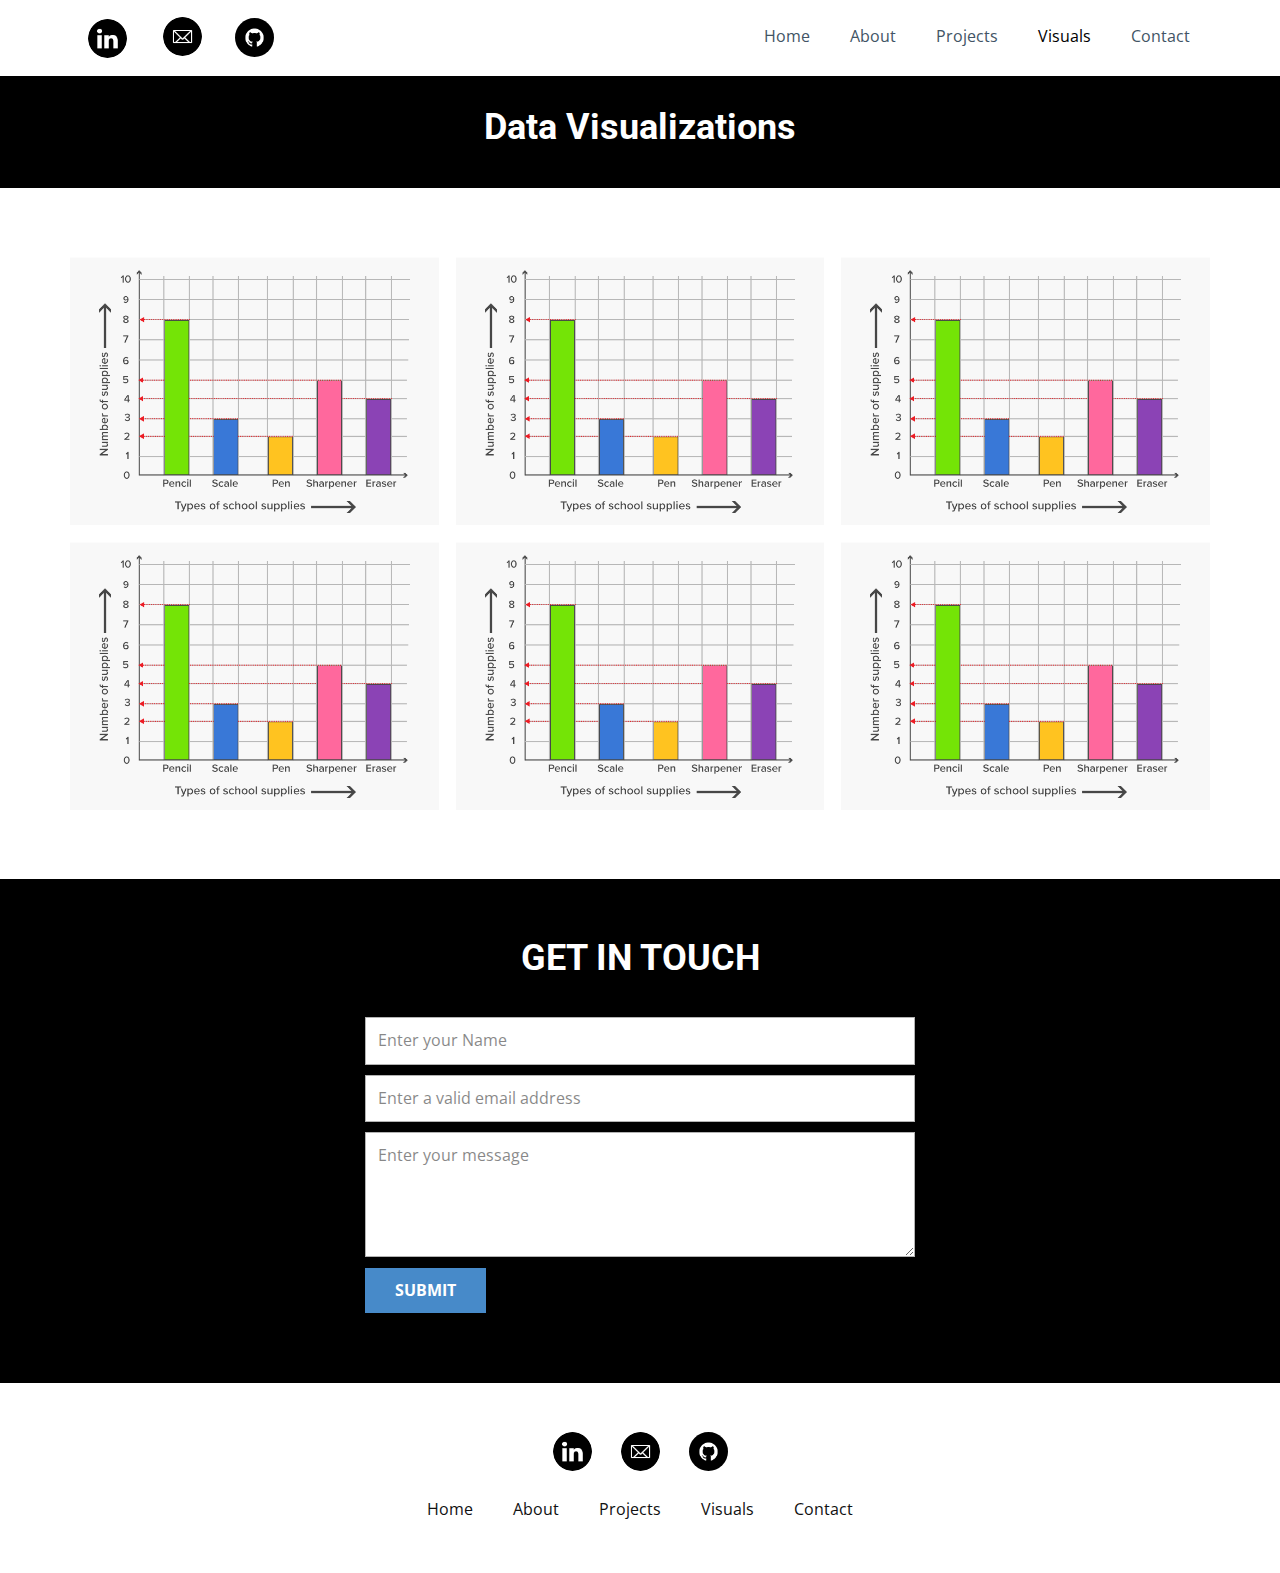
<file: Visuals.html>
<!DOCTYPE html>
<html style="font-size: 16px;" lang="en"><head>
    <meta name="viewport" content="width=device-width, initial-scale=1.0">
    <meta charset="utf-8">
    <meta name="keywords" content="Data Visualizations, GET IN TOUCH">
    <meta name="description" content="">
    <title>Visuals</title>
    <link rel="stylesheet" href="nicepage.css" media="screen">
<link rel="stylesheet" href="Visuals.css" media="screen">
    <script class="u-script" type="text/javascript" src="jquery.js" defer=""></script>
    <script class="u-script" type="text/javascript" src="nicepage.js" defer=""></script>
    <meta name="generator" content="Nicepage 5.0.7, nicepage.com">
    <meta name="referrer" content="origin">
    <link id="u-theme-google-font" rel="stylesheet" href="https://fonts.googleapis.com/css?family=Roboto:100,100i,300,300i,400,400i,500,500i,700,700i,900,900i|Open+Sans:300,300i,400,400i,500,500i,600,600i,700,700i,800,800i">
    
    
    
    
    <script type="application/ld+json">{
		"@context": "http://schema.org",
		"@type": "Organization",
		"name": ""
}</script>
    <meta name="theme-color" content="#478ac9">
    <meta property="og:title" content="Visuals">
    <meta property="og:type" content="website">
  </head>
  <body class="u-body u-xl-mode" data-lang="en"><header class="u-clearfix u-header u-header" id="sec-818a"><div class="u-clearfix u-sheet u-sheet-1">
        <nav class="u-menu u-menu-one-level u-offcanvas u-menu-1">
          <div class="menu-collapse" style="font-size: 1rem; letter-spacing: 0px;">
            <a class="u-button-style u-custom-left-right-menu-spacing u-custom-padding-bottom u-custom-text-active-color u-custom-text-color u-custom-text-hover-color u-custom-top-bottom-menu-spacing u-nav-link u-text-active-palette-1-base u-text-hover-palette-2-base" href="#">
              <svg class="u-svg-link" viewBox="0 0 24 24"><use xmlns:xlink="http://www.w3.org/1999/xlink" xlink:href="#menu-hamburger"></use></svg>
              <svg class="u-svg-content" version="1.1" id="menu-hamburger" viewBox="0 0 16 16" x="0px" y="0px" xmlns:xlink="http://www.w3.org/1999/xlink" xmlns="http://www.w3.org/2000/svg"><g><rect y="1" width="16" height="2"></rect><rect y="7" width="16" height="2"></rect><rect y="13" width="16" height="2"></rect>
</g></svg>
            </a>
          </div>
          <div class="u-custom-menu u-nav-container">
            <ul class="u-nav u-unstyled u-nav-1"><li class="u-nav-item"><a class="u-button-style u-nav-link u-text-active-black u-text-hover-palette-1-dark-1 u-text-palette-1-dark-2" href="Home.html" style="padding: 10px 20px;">Home</a>
</li><li class="u-nav-item"><a class="u-button-style u-nav-link u-text-active-black u-text-hover-palette-1-dark-1 u-text-palette-1-dark-2" href="About.html" style="padding: 10px 20px;">About</a>
</li><li class="u-nav-item"><a class="u-button-style u-nav-link u-text-active-black u-text-hover-palette-1-dark-1 u-text-palette-1-dark-2" href="Projects.html" style="padding: 10px 20px;">Projects</a>
</li><li class="u-nav-item"><a class="u-button-style u-nav-link u-text-active-black u-text-hover-palette-1-dark-1 u-text-palette-1-dark-2" href="Visuals.html" style="padding: 10px 20px;">Visuals</a>
</li><li class="u-nav-item"><a class="u-button-style u-nav-link u-text-active-black u-text-hover-palette-1-dark-1 u-text-palette-1-dark-2" href="Contact.html" style="padding: 10px 20px;">Contact</a>
</li></ul>
          </div>
          <div class="u-custom-menu u-nav-container-collapse">
            <div class="u-black u-container-style u-inner-container-layout u-opacity u-opacity-95 u-sidenav">
              <div class="u-inner-container-layout u-sidenav-overflow">
                <div class="u-menu-close"></div>
                <ul class="u-align-center u-nav u-popupmenu-items u-unstyled u-nav-2"><li class="u-nav-item"><a class="u-button-style u-nav-link" href="Home.html">Home</a>
</li><li class="u-nav-item"><a class="u-button-style u-nav-link" href="About.html">About</a>
</li><li class="u-nav-item"><a class="u-button-style u-nav-link" href="Projects.html">Projects</a>
</li><li class="u-nav-item"><a class="u-button-style u-nav-link" href="Visuals.html">Visuals</a>
</li><li class="u-nav-item"><a class="u-button-style u-nav-link" href="Contact.html">Contact</a>
</li></ul>
              </div>
            </div>
            <div class="u-black u-menu-overlay u-opacity u-opacity-70"></div>
          </div>
        </nav>
        <img class="u-image u-image-circle u-preserve-proportions u-image-1" src="images/b51b78ecc9e5711274931774e433b5e6.png" alt="" data-image-width="1000" data-image-height="1000" data-href="https://github.com/grchen99" data-target="_blank">
        <img class="u-image u-image-circle u-image-contain u-preserve-proportions u-image-2" src="images/b51b78ecc9e5711274931774e433b5e61.png" alt="" data-image-width="512" data-image-height="512" data-href="mailto: grchen99@gmail.com" data-target="_blank">
        <img class="u-image u-image-circle u-image-contain u-preserve-proportions u-image-3" src="images/new-linkedin-logo-white-black-png1.png" alt="" data-image-width="512" data-image-height="512" data-href="https://www.linkedin.com/in/gracechenn/" data-target="_blank">
      </div></header>
    <section class="u-black u-clearfix u-section-1" id="sec-407e">
      <div class="u-clearfix u-sheet u-sheet-1">
        <h2 class="u-text u-text-default u-text-1">Data Visualizations</h2>
      </div>
    </section>
    <section class="u-align-center u-clearfix u-section-2" id="sec-30d5">
      <div class="u-clearfix u-sheet u-valign-middle u-sheet-1">
        <div class="u-expanded-width u-gallery u-layout-grid u-lightbox u-show-text-on-hover u-gallery-1">
          <div class="u-gallery-inner u-gallery-inner-1">
            <div class="u-effect-fade u-gallery-item">
              <div class="u-back-slide" data-image-width="680" data-image-height="492">
                <img class="u-back-image u-expanded" src="images/graphs-3-01.webp">
              </div>
              <div class="u-over-slide u-shading u-over-slide-1">
                <h3 class="u-gallery-heading"></h3>
                <p class="u-gallery-text"></p>
              </div>
            </div>
            <div class="u-effect-fade u-gallery-item">
              <div class="u-back-slide" data-image-width="680" data-image-height="492">
                <img class="u-back-image u-expanded" src="images/graphs-3-01.webp">
              </div>
              <div class="u-over-slide u-shading u-over-slide-2">
                <h3 class="u-gallery-heading"></h3>
                <p class="u-gallery-text"></p>
              </div>
            </div>
            <div class="u-effect-fade u-gallery-item">
              <div class="u-back-slide" data-image-width="680" data-image-height="492">
                <img class="u-back-image u-expanded" src="images/graphs-3-01.webp">
              </div>
              <div class="u-over-slide u-shading u-over-slide-3">
                <h3 class="u-gallery-heading"></h3>
                <p class="u-gallery-text"></p>
              </div>
            </div>
            <div class="u-effect-fade u-gallery-item">
              <div class="u-back-slide" data-image-width="680" data-image-height="492">
                <img class="u-back-image u-expanded" src="images/graphs-3-01.webp">
              </div>
              <div class="u-over-slide u-shading u-over-slide-4">
                <h3 class="u-gallery-heading"></h3>
                <p class="u-gallery-text"></p>
              </div>
            </div>
            <div class="u-effect-fade u-gallery-item">
              <div class="u-back-slide" data-image-width="680" data-image-height="492">
                <img class="u-back-image u-expanded" src="images/graphs-3-01.webp">
              </div>
              <div class="u-over-slide u-shading u-over-slide-5">
                <h3 class="u-gallery-heading"></h3>
                <p class="u-gallery-text"></p>
              </div>
            </div>
            <div class="u-effect-fade u-gallery-item">
              <div class="u-back-slide" data-image-width="680" data-image-height="492">
                <img class="u-back-image u-expanded" src="images/graphs-3-01.webp">
              </div>
              <div class="u-over-slide u-shading u-over-slide-6">
                <h3 class="u-gallery-heading"></h3>
                <p class="u-gallery-text"></p>
              </div>
            </div>
          </div>
        </div>
      </div>
    </section>
    <section class="u-align-center u-black u-clearfix u-section-3" id="sec-8a4c">
      <div class="u-clearfix u-sheet u-sheet-1">
        <h2 class="u-text u-text-default u-text-1">GET IN TOUCH</h2>
        <div class="u-form u-form-1">
          <form action="https://forms.nicepagesrv.com/Form/Process" class="u-clearfix u-form-spacing-10 u-form-vertical u-inner-form" style="padding: 10px" source="email" name="form">
            <div class="u-form-group u-form-name u-label-none">
              <label for="name-3b9a" class="u-label">Name</label>
              <input type="text" placeholder="Enter your Name" id="name-3b9a" name="name" class="u-border-1 u-border-grey-30 u-input u-input-rectangle u-white" required="">
            </div>
            <div class="u-form-email u-form-group u-label-none">
              <label for="email-3b9a" class="u-label">Email</label>
              <input type="email" placeholder="Enter a valid email address" id="email-3b9a" name="email" class="u-border-1 u-border-grey-30 u-input u-input-rectangle u-white" required="">
            </div>
            <div class="u-form-group u-form-message u-label-none">
              <label for="message-3b9a" class="u-label">Message</label>
              <textarea placeholder="Enter your message" rows="4" cols="50" id="message-3b9a" name="message" class="u-border-1 u-border-grey-30 u-input u-input-rectangle u-white" required=""></textarea>
            </div>
            <div class="u-align-left u-form-group u-form-submit">
              <a href="#" class="u-btn u-btn-submit u-button-style u-palette-1-base u-btn-1">SUBMIT<br>
              </a>
              <input type="submit" value="submit" class="u-form-control-hidden">
            </div>
            <div class="u-form-send-message u-form-send-success"> Thank you! Your message has been sent. </div>
            <div class="u-form-send-error u-form-send-message"> Unable to send your message. Please fix errors then try again. </div>
            <input type="hidden" value="" name="recaptchaResponse">
            <input type="hidden" name="formServices" value="b003558cd169cad5e85576912c5d4e5e">
          </form>
        </div>
      </div>
    </section>
    
    
    <footer class="u-align-center u-clearfix u-footer u-white u-footer" id="sec-1e18"><div class="u-clearfix u-sheet u-sheet-1">
        <img class="u-image u-image-circle u-preserve-proportions u-image-1" src="images/b51b78ecc9e5711274931774e433b5e6.png" alt="" data-image-width="1000" data-image-height="1000" data-href="https://github.com/grchen99" data-target="_blank">
        <img class="u-image u-image-circle u-image-contain u-preserve-proportions u-image-2" src="images/b51b78ecc9e5711274931774e433b5e61.png" alt="" data-image-width="512" data-image-height="512" data-href="mailto:grchen99@gmail.com" data-target="_blank">
        <img class="u-image u-image-circle u-image-contain u-preserve-proportions u-image-3" src="images/new-linkedin-logo-white-black-png1.png" alt="" data-image-width="512" data-image-height="512" data-href="https://www.linkedin.com/in/gracechenn/" data-target="_blank">
        <nav class="u-menu u-menu-one-level u-offcanvas u-menu-1">
          <div class="menu-collapse">
            <a class="u-button-style u-nav-link" href="#">
              <svg class="u-svg-link" viewBox="0 0 24 24"><use xmlns:xlink="http://www.w3.org/1999/xlink" xlink:href="#svg-ebf2"></use></svg>
              <svg class="u-svg-content" version="1.1" id="svg-ebf2" viewBox="0 0 16 16" x="0px" y="0px" xmlns:xlink="http://www.w3.org/1999/xlink" xmlns="http://www.w3.org/2000/svg"><g><rect y="1" width="16" height="2"></rect><rect y="7" width="16" height="2"></rect><rect y="13" width="16" height="2"></rect>
</g></svg>
            </a>
          </div>
          <div class="u-custom-menu u-nav-container">
            <ul class="u-nav u-unstyled"><li class="u-nav-item"><a class="u-button-style u-nav-link" href="Home.html">Home</a>
</li><li class="u-nav-item"><a class="u-button-style u-nav-link" href="About.html">About</a>
</li><li class="u-nav-item"><a class="u-button-style u-nav-link" href="Projects.html">Projects</a>
</li><li class="u-nav-item"><a class="u-button-style u-nav-link" href="Visuals.html">Visuals</a>
</li><li class="u-nav-item"><a class="u-button-style u-nav-link" href="Contact.html">Contact</a>
</li></ul>
          </div>
          <div class="u-custom-menu u-nav-container-collapse">
            <div class="u-black u-container-style u-inner-container-layout u-opacity u-opacity-95 u-sidenav">
              <div class="u-inner-container-layout u-sidenav-overflow">
                <div class="u-menu-close"></div>
                <ul class="u-align-center u-nav u-popupmenu-items u-unstyled u-nav-2"><li class="u-nav-item"><a class="u-button-style u-nav-link" href="Home.html">Home</a>
</li><li class="u-nav-item"><a class="u-button-style u-nav-link" href="About.html">About</a>
</li><li class="u-nav-item"><a class="u-button-style u-nav-link" href="Projects.html">Projects</a>
</li><li class="u-nav-item"><a class="u-button-style u-nav-link" href="Visuals.html">Visuals</a>
</li><li class="u-nav-item"><a class="u-button-style u-nav-link" href="Contact.html">Contact</a>
</li></ul>
              </div>
            </div>
            <div class="u-black u-menu-overlay u-opacity u-opacity-70"></div>
          </div>
        </nav>
      </div></footer>
  
</body></html>
</file>
